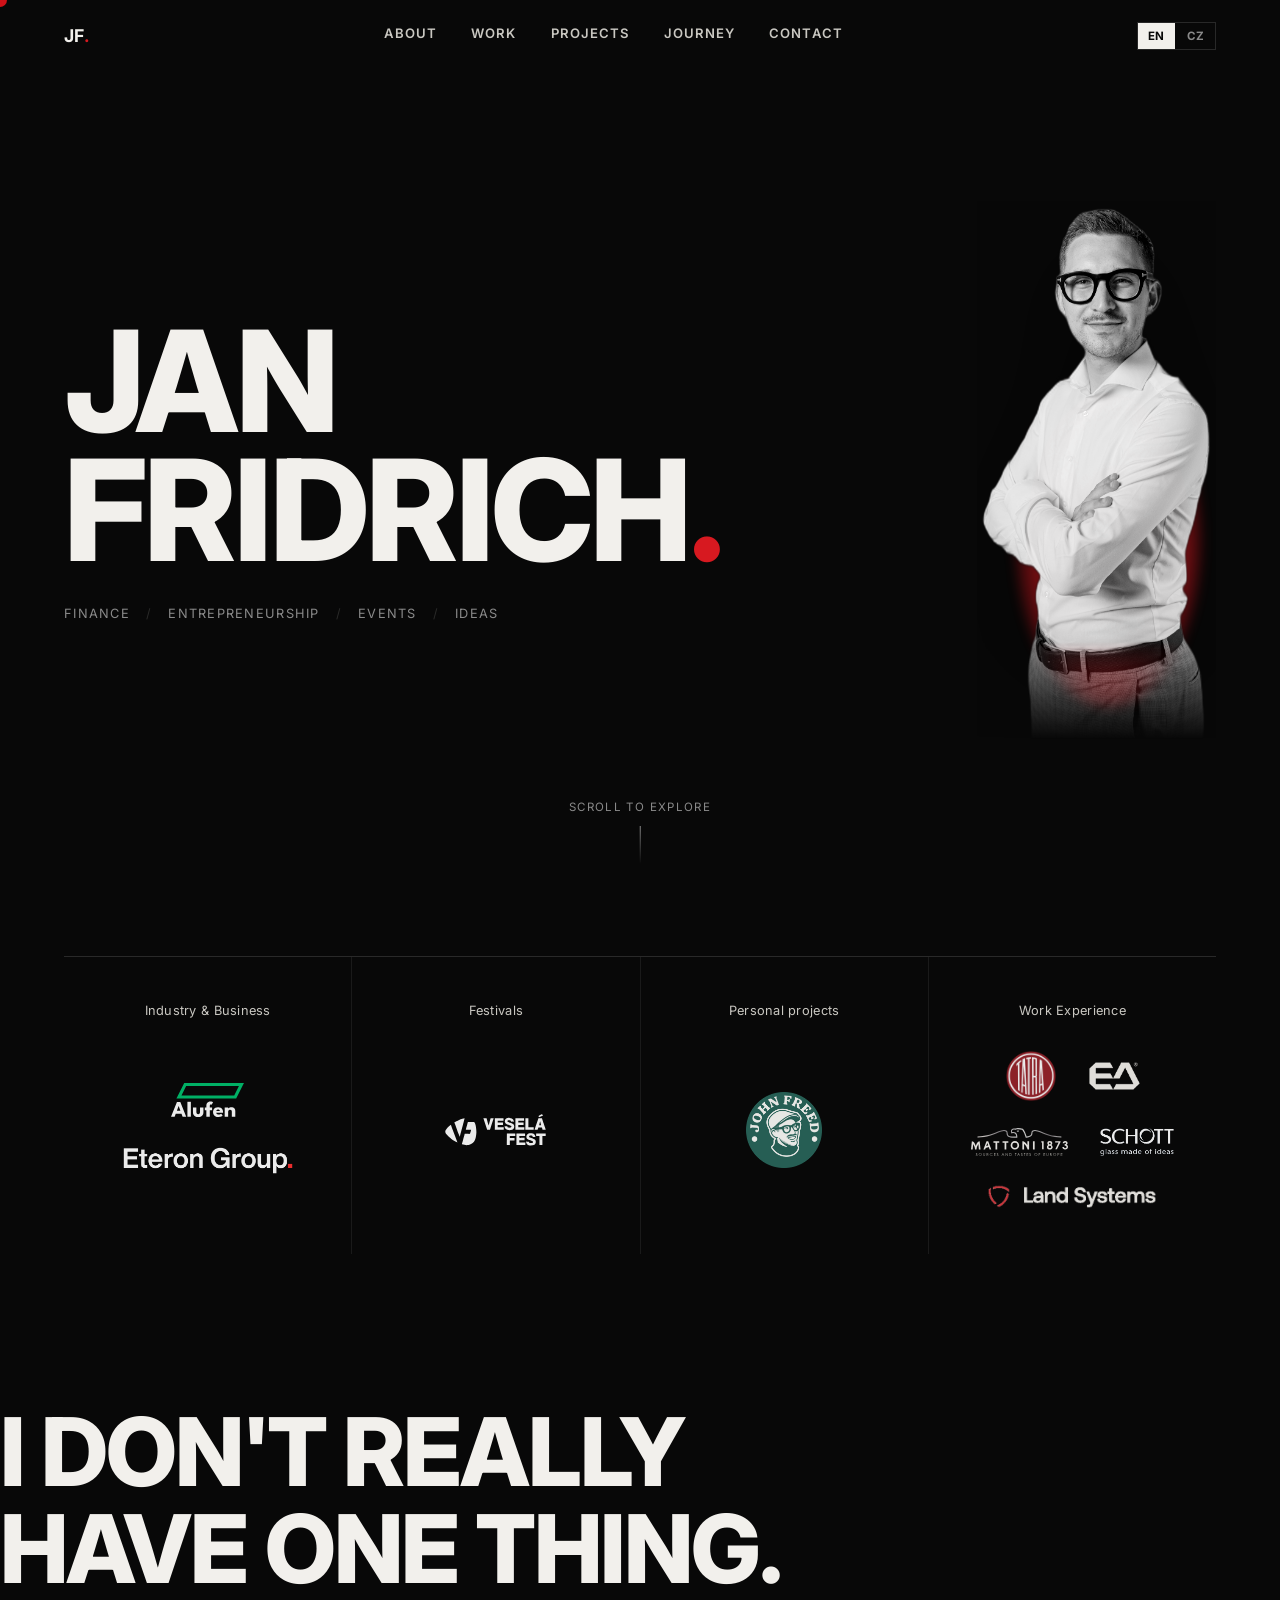
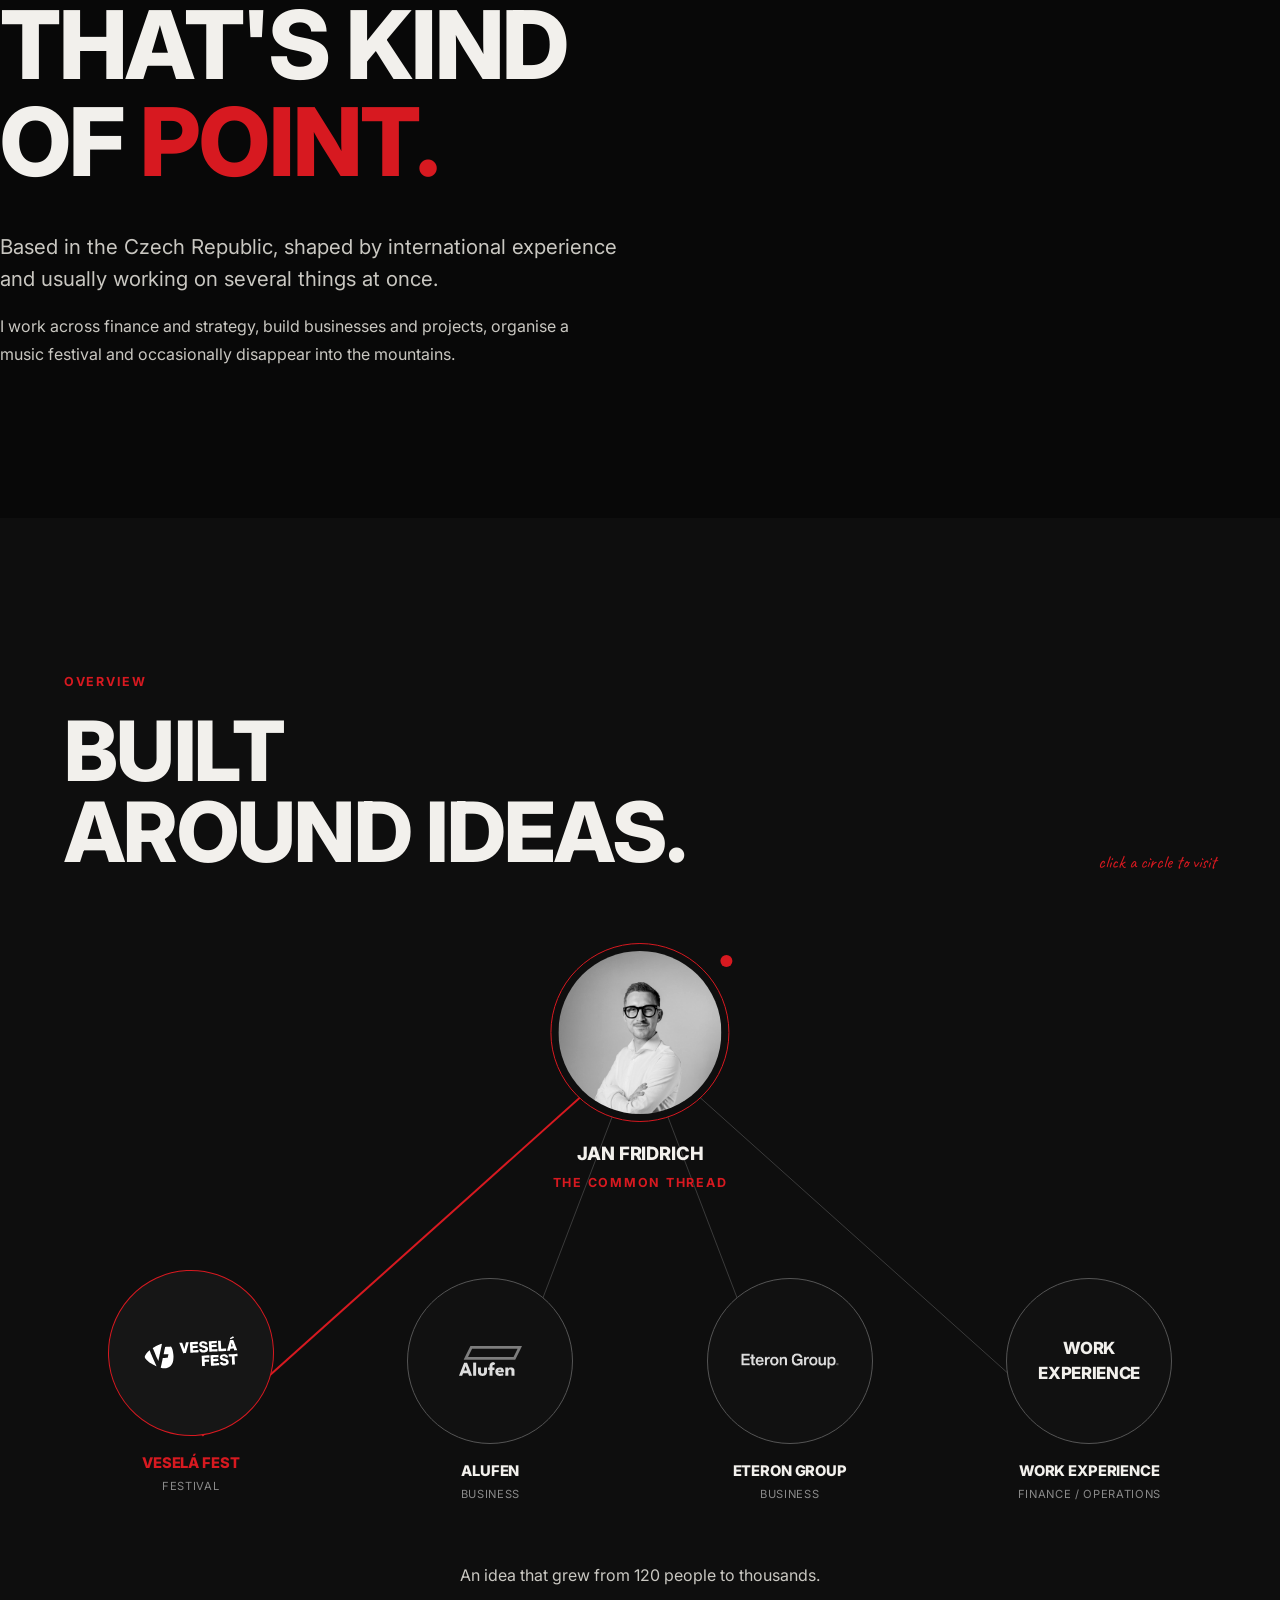
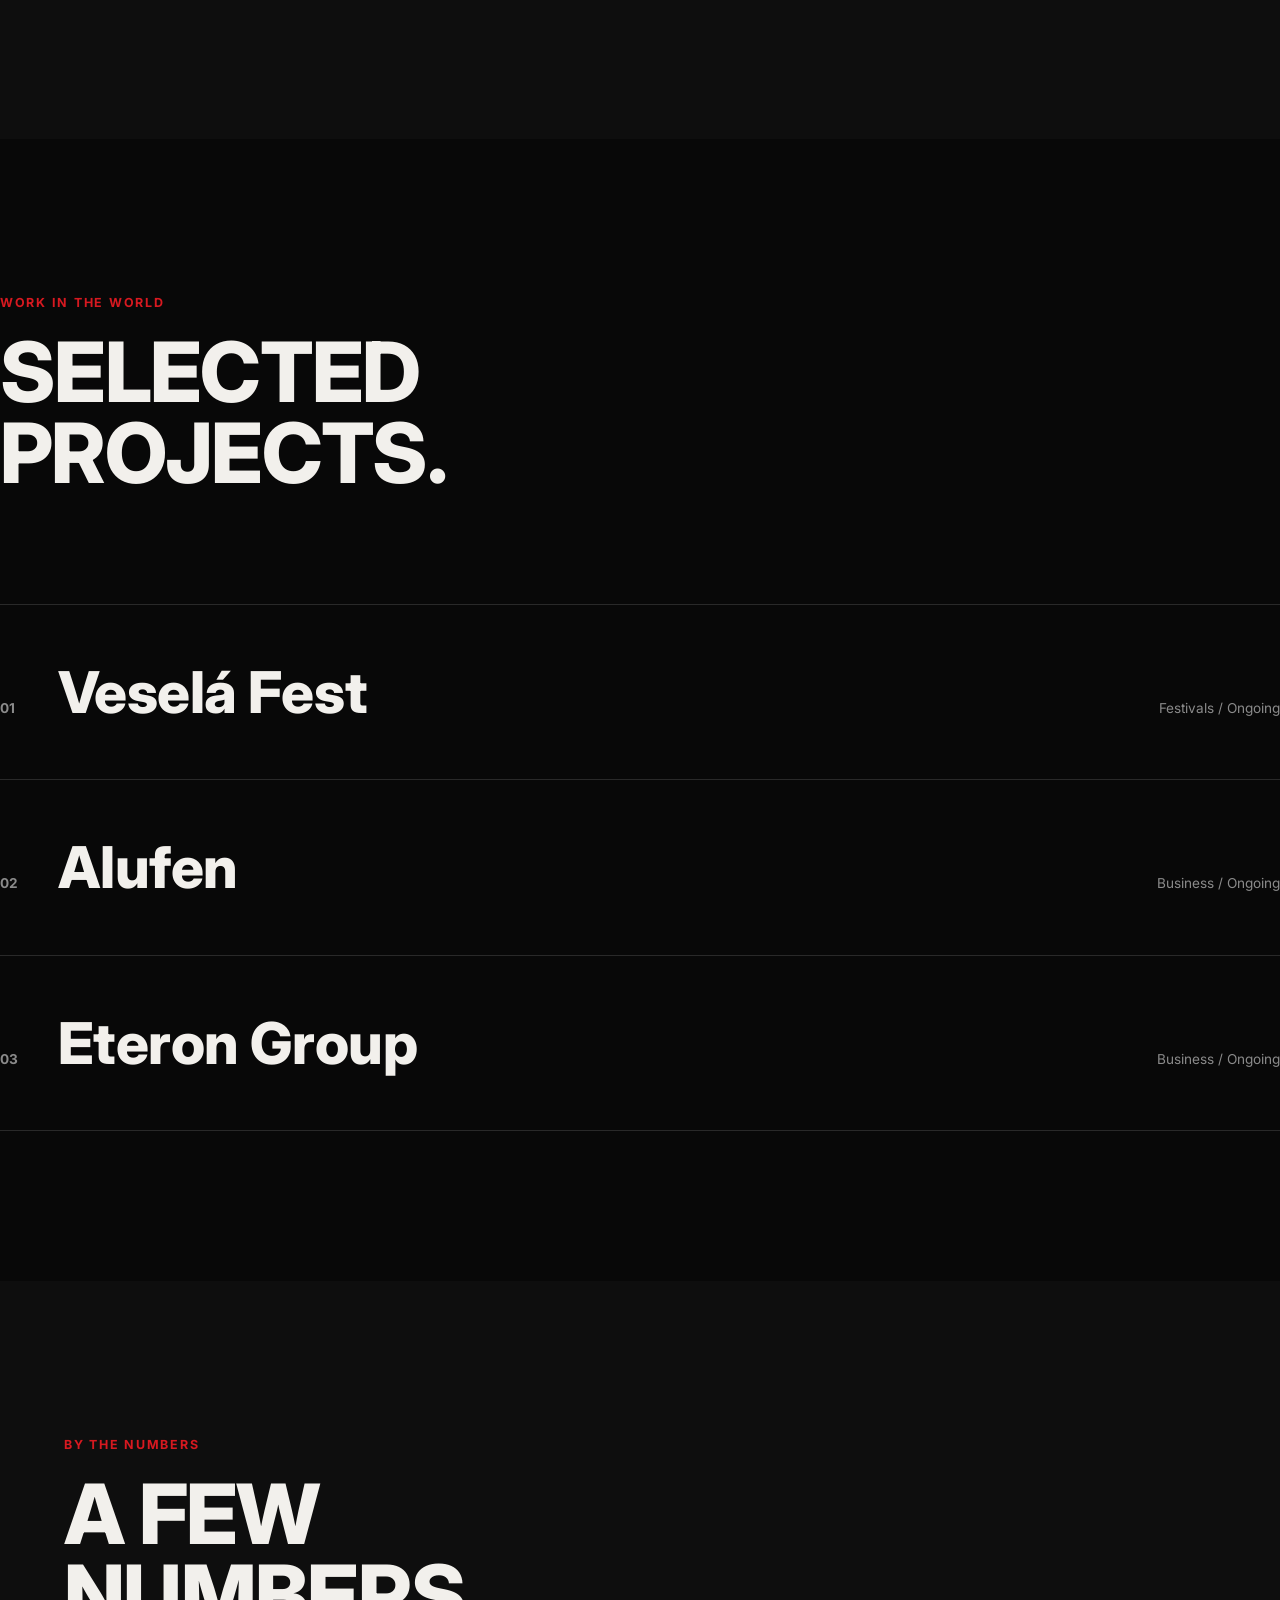
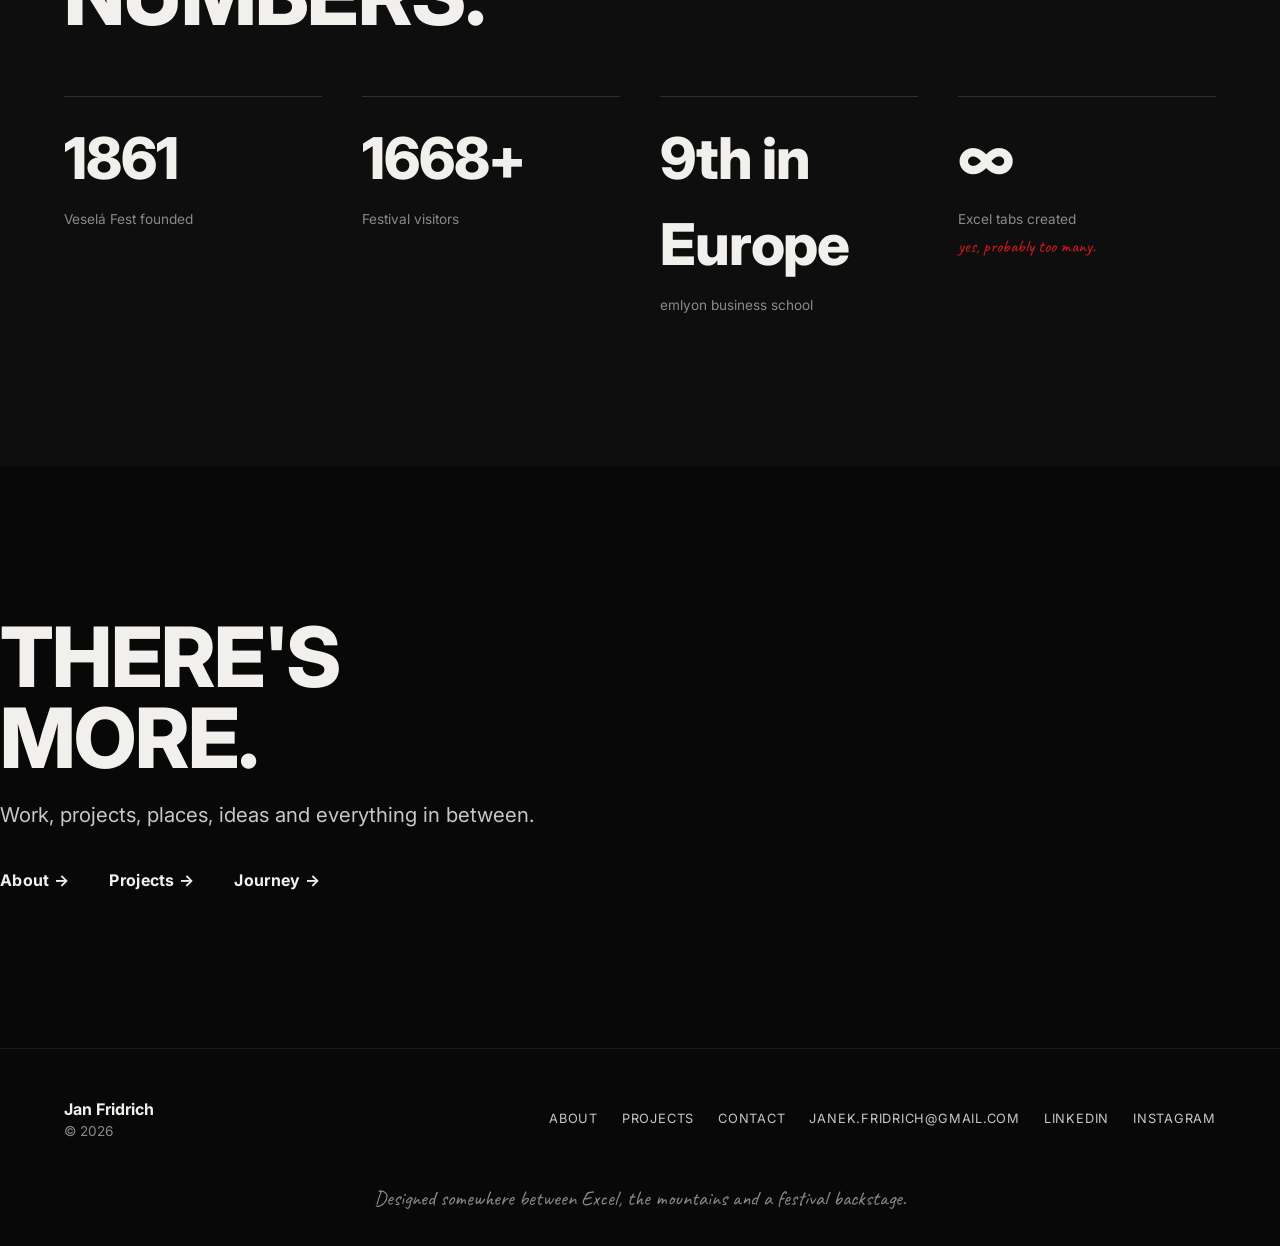
<file: index.html>
<!DOCTYPE html>
<html lang="en">
<head>
<meta charset="UTF-8">
<meta name="viewport" content="width=device-width, initial-scale=1.0">
<title>Jan Fridrich — Finance / Entrepreneurship / Events / Ideas</title>
<meta name="description" content="Jan Fridrich — finance, businesses, projects and a music festival. I don't really have one thing. That's kind of the point.">
<link rel="icon" href="data:,">
<link rel="preconnect" href="https://fonts.googleapis.com">
<link rel="preconnect" href="https://fonts.gstatic.com" crossorigin>
<link href="https://fonts.googleapis.com/css2?family=Inter:wght@400;500;600;700;800&family=Caveat:wght@600;700&display=swap" rel="stylesheet">
<link rel="stylesheet" href="css/style.css">
</head>
<body>
<a class="skip-link" href="#main" data-i18n="skip">Skip to content</a>
<div id="site-header"></div>

<main id="main">

  <!-- ================= HERO ================= -->
  <section class="hero container" data-parallax>
    <div class="hero-grid">
      <div>
        <div class="hero-name">
          <h1 class="h-huge reveal">JAN</h1>
          <h1 class="h-huge reveal reveal-delay-1">FRIDRICH<span class="text-red">.</span></h1>
        </div>
        <div class="hero-tags reveal reveal-delay-2">
          <span data-i18n="hero_tag_finance">Finance</span><span data-i18n="hero_tag_entrepreneurship">Entrepreneurship</span><span data-i18n="hero_tag_events">Events</span><span data-i18n="hero_tag_ideas">Ideas</span>
        </div>
      </div>
      <div class="hero-portrait reveal reveal-delay-1" data-depth="10">
        <img src="assets/portrait-cutout.png" alt="Jan Fridrich">
      </div>
    </div>

    <svg class="sketch draw" data-depth="14" style="top:8%; right:6%; width:130px; height:130px;" viewBox="0 0 130 130" aria-hidden="true">
      <circle cx="65" cy="65" r="46" transform="rotate(-8 65 65)"></circle>
    </svg>
    <svg class="sketch draw" data-depth="8" style="bottom:26%; left:4%; width:90px; height:60px;" viewBox="0 0 90 60" aria-hidden="true">
      <path d="M4 50 C 20 10, 60 50, 86 8"></path>
      <path d="M74 6 L86 8 L80 20"></path>
    </svg>

    <div class="scroll-cue"><span data-i18n="scroll_explore">Scroll to explore</span><span class="line"></span></div>
  </section>

  <!-- ================= LOGO WALL (Industry & Business) ================= -->
  <section class="container">
    <div class="logo-wall reveal" id="logoWall"></div>
  </section>

  <!-- ================= MANIFESTO ================= -->
  <section class="section container">
    <p class="manifesto-stmt reveal" data-i18n-html="manifesto_html">
      I DON'T REALLY<br>HAVE ONE THING.<br>
      THAT'S KIND<br>OF <span class="text-red underline-red">POINT.</span>
    </p>
    <div class="manifesto-intro reveal reveal-delay-1">
      <p class="lede" data-i18n="manifesto_p1">Based in the Czech Republic, shaped by international experience and usually working on several things at once.</p>
      <p class="body-text" style="margin-top:16px;" data-i18n="manifesto_p2">I work across finance and strategy, build businesses and projects, organise a music festival and occasionally disappear into the mountains.</p>
    </div>
  </section>

  <!-- ================= MY WORLD ================= -->
  <section class="section section-alt">
    <div class="container">
      <div class="world-section-head">
        <div>
          <span class="eyebrow reveal" data-i18n="eyebrow_overview">Overview</span>
          <h2 class="h-xl reveal" data-i18n-html="world_heading_html">BUILT<br>AROUND IDEAS.</h2>
        </div>
        <p class="hand reveal reveal-delay-1" data-i18n="click_circle">click a circle to visit</p>
      </div>

      <div class="project-map reveal reveal-delay-1" id="worldViz">
        <svg class="project-map-lines" viewBox="0 0 100 100" preserveAspectRatio="none" aria-hidden="true">
          <line data-id="vesela-fest" x1="50" y1="18" x2="12" y2="88"></line>
          <line data-id="alufen"      x1="50" y1="18" x2="37" y2="88"></line>
          <line data-id="eteron"      x1="50" y1="18" x2="63" y2="88"></line>
          <line data-id="ideas"       x1="50" y1="18" x2="88" y2="88"></line>
        </svg>

        <div class="map-person">
          <div class="map-person-image"><img src="assets/portrait.jpg" alt="Jan Fridrich"></div>
          <span class="map-person-name">JAN FRIDRICH</span>
          <span class="eyebrow" data-i18n="common_thread">THE COMMON THREAD</span>
        </div>

        <div class="project-node-row" id="worldNodes"></div>
      </div>

      <p class="project-map-desc" id="worldDesc"></p>

      <div class="project-map-mobile" id="worldMobile">
        <div class="map-mobile-person">
          <div class="map-person-image"><img src="assets/portrait.jpg" alt="Jan Fridrich"></div>
          <span class="map-person-name">JAN FRIDRICH</span>
          <span class="eyebrow" data-i18n="common_thread">THE COMMON THREAD</span>
        </div>
        <div class="map-mobile-line-down"></div>
        <div class="map-mobile-spine" id="worldMobileRows"></div>
      </div>
    </div>
  </section>

  <!-- ================= SELECTED PROJECTS ================= -->
  <section class="section container">
    <span class="eyebrow reveal" data-i18n="eyebrow_work_in_world">Work in the world</span>
    <h2 class="h-xl reveal" data-i18n-html="selected_projects_html">SELECTED<br>PROJECTS.</h2>

    <div class="mt-xxl" id="projRows"></div>
  </section>

  <!-- ================= NUMBERS ================= -->
  <section class="section section-alt">
    <div class="container">
      <span class="eyebrow reveal" data-i18n="eyebrow_by_numbers">By the numbers</span>
      <h2 class="h-xl reveal" data-i18n-html="numbers_heading_html">A FEW<br>NUMBERS.</h2>
      <div class="numbers-grid" id="numbersGrid"></div>
    </div>
  </section>

  <!-- ================= CLOSING ================= -->
  <section class="section container">
    <h2 class="h-xl reveal" data-i18n-html="closing_heading_html">THERE'S<br>MORE.</h2>
    <p class="lede reveal reveal-delay-1" style="margin-top:20px;" data-i18n="closing_sub">Work, projects, places, ideas and everything in between.</p>
    <div class="closing-links reveal reveal-delay-2">
      <a href="about.html" data-i18n="closing_about">About →</a>
      <a href="projects.html" data-i18n="closing_projects">Projects →</a>
      <a href="journey.html" data-i18n="closing_journey">Journey →</a>
    </div>
  </section>

</main>

<div id="site-footer"></div>

<script src="js/content.js"></script>
<script src="js/i18n.js"></script>
<script>
  // Render page content BEFORE main.js runs its DOMContentLoaded init,
  // so counters / reveal / accordions pick up these elements correctly.
  (function () {
    const t = (typeof STATIC_I18N !== "undefined" ? (STATIC_I18N[LANG] || STATIC_I18N.en) : {});
    const viewProjectLabel = LANG === "cs" ? "ZOBRAZIT PROJEKT →" : "VIEW PROJECT →";
    const wrap = document.getElementById("projRows");
    if (wrap) {
      wrap.innerHTML = SITE.projectsPreview.map(p => {
        const isExternal = /^https?:\/\//.test(p.href);
        return `
        <a class="proj-row reveal" href="${p.href}" data-project-link${isExternal ? ' target="_blank" rel="noopener"' : ""}>
          <span class="proj-n">${p.n}</span>
          <span class="proj-title">${p.title}</span>
          <span class="proj-tag">${p.tag}</span>
          <span class="proj-view">${viewProjectLabel}</span>
        </a>
      `;
      }).join("");
    }
    const lw = document.getElementById("logoWall");
    if (lw) {
      lw.innerHTML = SITE.logoWall.map(col => `
        <div class="logo-wall-col">
          <span class="logo-wall-label">${col.label}</span>
          <div class="logo-wall-logos">
            ${col.logos.map(l => {
              const style = l.height ? ` style="height:${l.height}px"` : "";
              return l.href
                ? `<a href="${l.href}" target="${l.href === "#" ? "_self" : "_blank"}" rel="noopener"><img src="${l.src}" alt="${l.name}"${style}></a>`
                : `<span><img src="${l.src}" alt="${l.name}"${style}></span>`;
            }).join("")}
          </div>
        </div>
      `).join("");
    }
    const ng = document.getElementById("numbersGrid");
    if (ng) {
      ng.innerHTML = SITE.numbers.map(n => {
        const valueHtml = n.value === null
          ? `${n.display || ""}`
          : `<span data-counter="${n.value}" data-suffix="${n.suffix}" data-display="${n.value}${n.suffix}">0</span>`;
        return `
        <div class="number-item">
          <div class="number-value">${valueHtml}</div>
          <div class="number-label">${n.label}</div>
          ${n.note ? `<div class="number-note">${n.note}</div>` : ""}
        </div>
      `;
      }).join("");
    }
    const wm = document.getElementById("worldMobileRows");
    if (wm) {
      wm.innerHTML = SITE.world.map(w => {
        const inner = `
          <span class="map-mobile-circle">${w.logo ? `<img src="${w.logo}" alt="${w.label} logo">` : `<span class="project-node-text">${w.label}</span>`}</span>
          <span class="map-mobile-info">
            <span class="map-mobile-label">${w.label}</span>
            <span class="map-mobile-meta">${w.meta}</span>
          </span>
        `;
        return w.external
          ? `<a class="map-mobile-row" href="${w.href}" target="_blank" rel="noopener">${inner}</a>`
          : `<a class="map-mobile-row" href="${w.href}">${inner}</a>`;
      }).join("");
    }
    const wn = document.getElementById("worldNodes");
    if (wn) {
      wn.innerHTML = SITE.world.map(w => {
        const inner = `<span class="project-node-circle">${w.logo ? `<img src="${w.logo}" alt="${w.label} logo">` : `<span class="project-node-text">${w.label}</span>`}</span>
          <span class="project-node-label">${w.label}</span>
          <span class="project-node-meta">${w.meta}</span>`;
        return w.external
          ? `<a class="project-node" data-id="${w.id}" href="${w.href}" target="_blank" rel="noopener">${inner}</a>`
          : `<a class="project-node" data-id="${w.id}" href="${w.href}">${inner}</a>`;
      }).join("");
    }
  })();
</script>
<script src="js/main.js"></script>
</body>
</html>
</file>
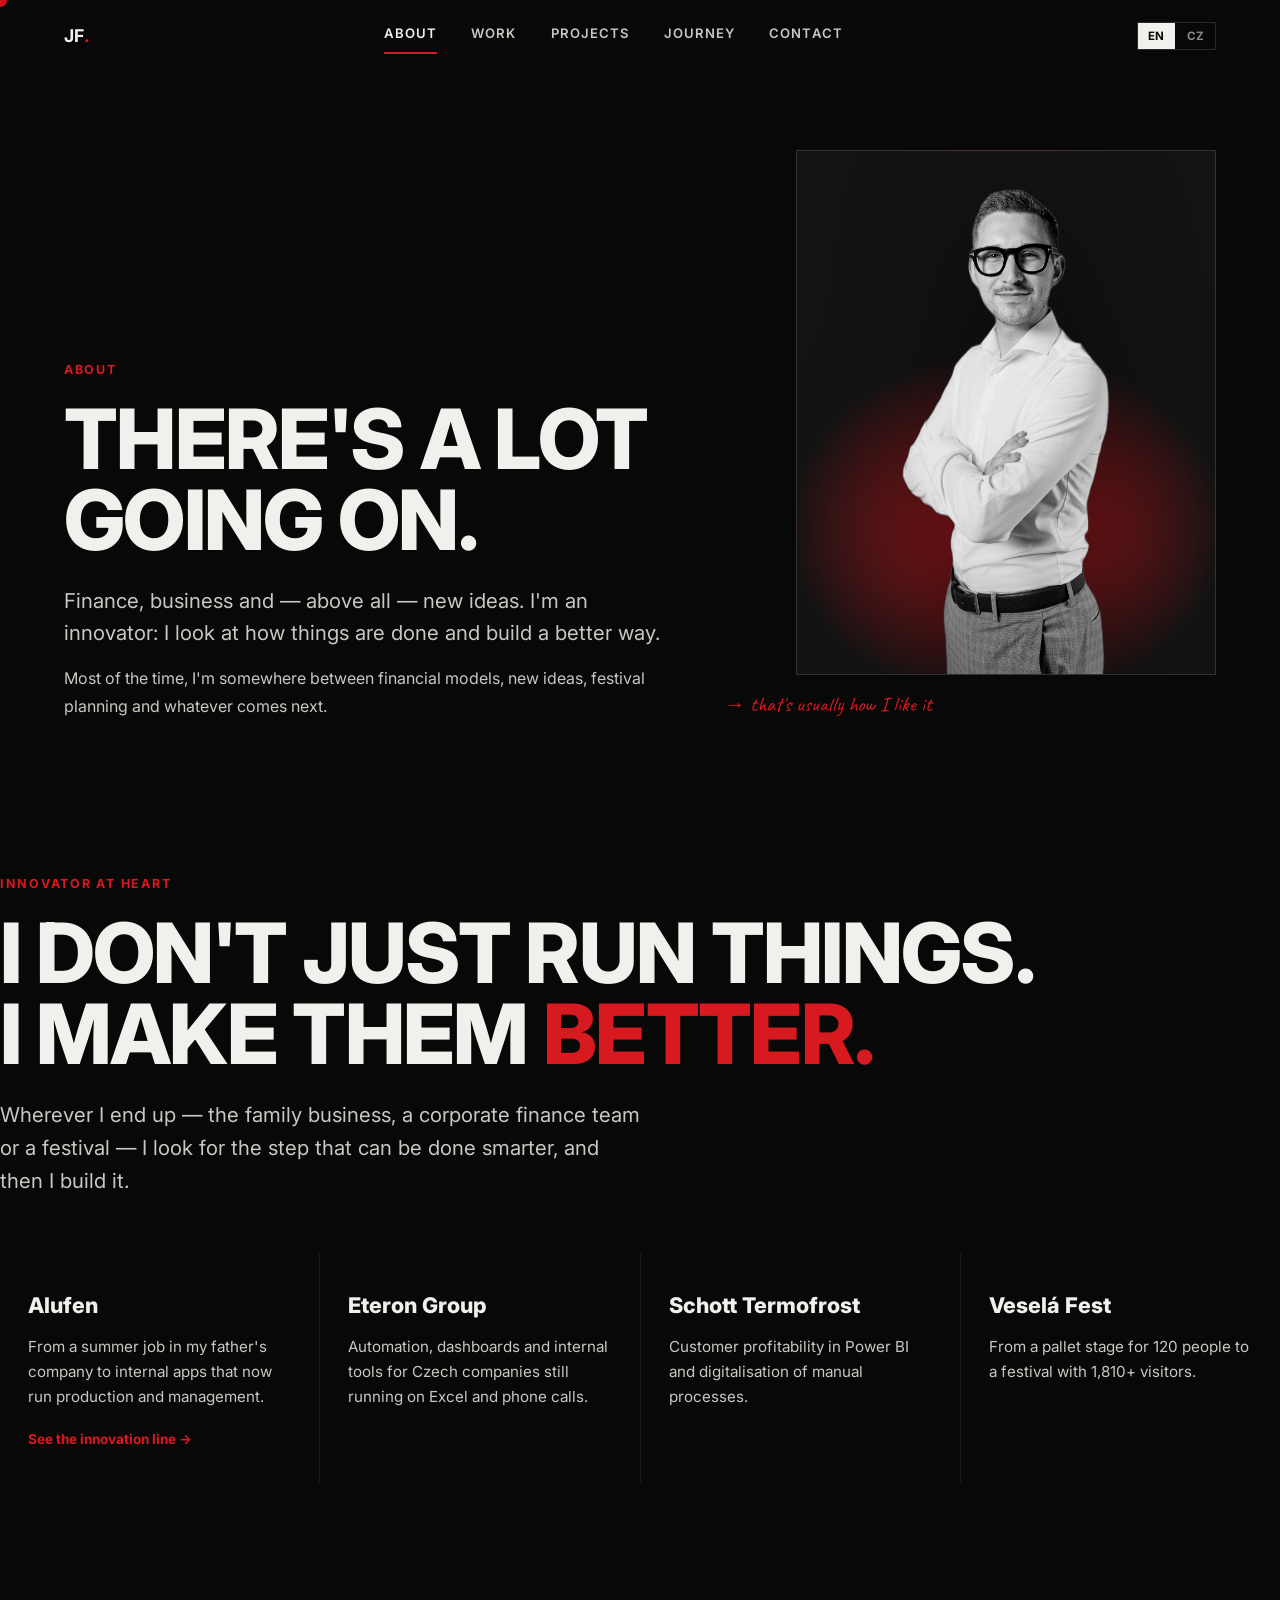
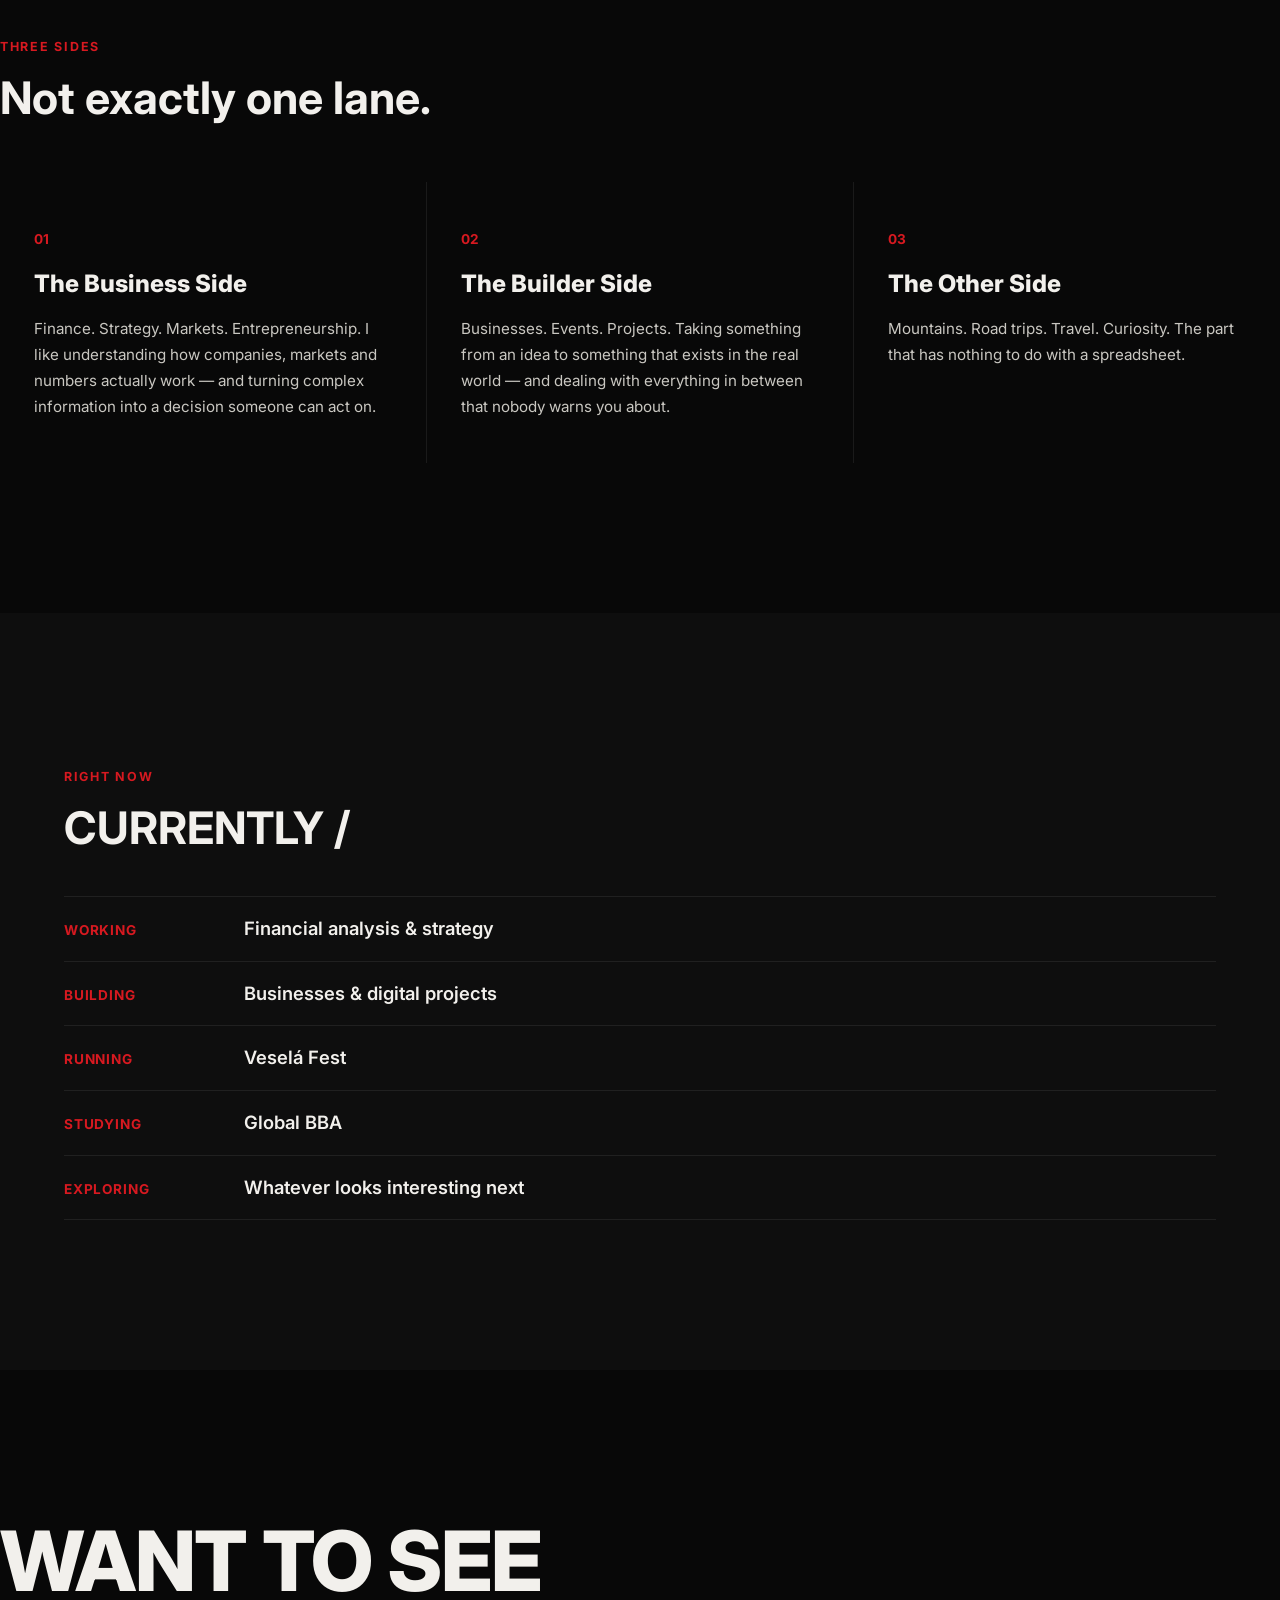
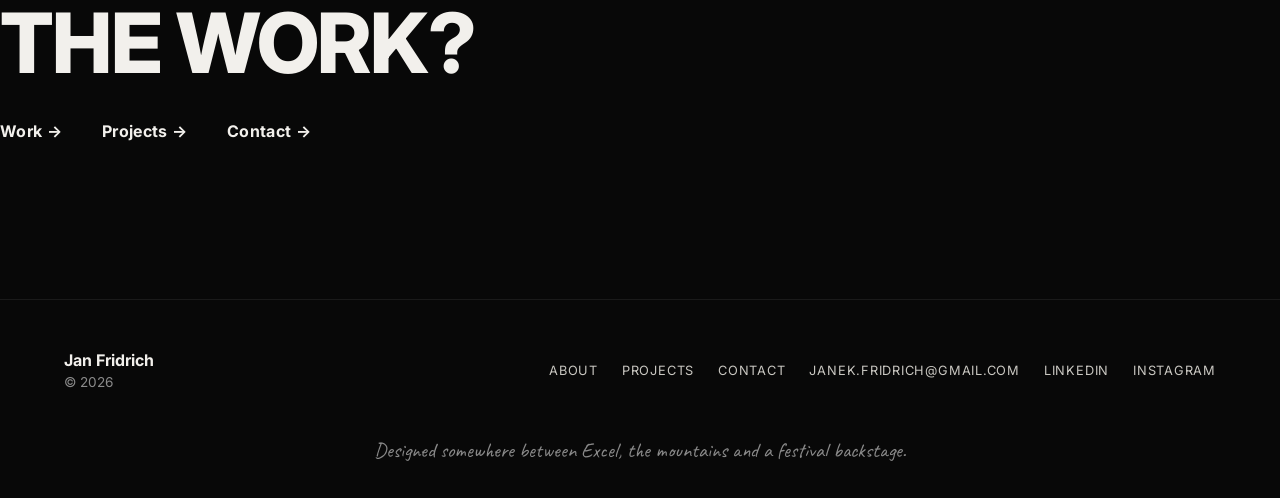
<file: about.html>
<!DOCTYPE html>
<html lang="en">
<head>
<meta charset="UTF-8">
<meta name="viewport" content="width=device-width, initial-scale=1.0">
<title>About — Jan Fridrich</title>
<meta name="description" content="Finance, building things and everything in between — a bit more about Jan Fridrich.">
<link rel="icon" href="data:,">
<link rel="preconnect" href="https://fonts.googleapis.com">
<link rel="preconnect" href="https://fonts.gstatic.com" crossorigin>
<link href="https://fonts.googleapis.com/css2?family=Inter:wght@400;500;600;700;800&family=Caveat:wght@600;700&display=swap" rel="stylesheet">
<link rel="stylesheet" href="css/style.css">
</head>
<body>
<a class="skip-link" href="#main" data-i18n="skip">Skip to content</a>
<div id="site-header"></div>

<main id="main">

  <section class="container about-hero">
    <div>
      <span class="eyebrow reveal" data-i18n="eyebrow_about">About</span>
      <h1 class="h-xl reveal" data-i18n-html="about_hero_html">THERE'S A LOT<br>GOING ON.</h1>
      <p class="lede reveal reveal-delay-1" style="margin-top:24px;" data-i18n="about_lede">I've never been particularly interested in choosing between business, creativity and experiences.</p>
      <p class="body-text reveal reveal-delay-2" style="margin-top:14px;" data-i18n="about_body">Most of the time, I'm somewhere between financial models, new ideas, festival planning and whatever comes next.</p>
    </div>
    <div class="reveal reveal-delay-1">
      <div class="portrait has-photo"><img src="assets/portrait-cutout.png" alt="Jan Fridrich"></div>
      <p class="portrait-note" data-i18n="portrait_note">→ that's usually how I like it</p>
    </div>
  </section>

  <section class="section container innovator">
    <span class="eyebrow reveal" data-i18n="eyebrow_innovator">Innovator at heart</span>
    <h2 class="h-xl reveal" data-i18n-html="innovator_heading_html">I DON'T JUST RUN THINGS.<br>I MAKE THEM <span class="text-red">BETTER.</span></h2>
    <p class="lede reveal reveal-delay-1" style="margin-top:24px;" data-i18n="innovator_lede">Wherever I end up — the family business, a corporate finance team or a festival — I look for the step that can be done smarter, and then I build it.</p>
    <div class="inno-grid">
      <a class="inno-card reveal" href="projects/alufen.html#innovation"><h3 data-i18n="inno1_title">Alufen</h3><p data-i18n="inno1_body">From a summer job in my father's company to internal apps that now run production and management.</p><span class="inno-more" data-i18n="inno_more">See the innovation line →</span></a>
      <a class="inno-card reveal reveal-delay-1" href="projects/eteron-group.html"><h3 data-i18n="inno2_title">Eteron Group</h3><p data-i18n="inno2_body">Automation, dashboards and internal tools for Czech companies still running on Excel and phone calls.</p></a>
      <a class="inno-card reveal reveal-delay-2" href="work.html"><h3 data-i18n="inno3_title">Schott Termofrost</h3><p data-i18n="inno3_body">Customer profitability in Power BI and digitalisation of manual processes.</p></a>
      <a class="inno-card reveal reveal-delay-3" href="projects/vesela-fest.html"><h3 data-i18n="inno4_title">Veselá Fest</h3><p data-i18n="inno4_body">From a pallet stage for 120 people to a festival with 1,810+ visitors.</p></a>
    </div>
  </section>

  <section class="section container" style="padding-top:0;">
    <span class="eyebrow reveal" data-i18n="eyebrow_three_sides">Three sides</span>
    <h2 class="h-lg reveal" data-i18n="three_sides_heading">Not exactly one lane.</h2>
    <div class="sides-grid">
      <div class="side-card reveal">
        <span class="side-n">01</span>
        <h3 data-i18n="side1_title">The Business Side</h3>
        <p data-i18n="side1_body">Finance. Strategy. Markets. Entrepreneurship. I like understanding how companies, markets and numbers actually work — and turning complex information into a decision someone can act on.</p>
      </div>
      <div class="side-card reveal reveal-delay-1">
        <span class="side-n">02</span>
        <h3 data-i18n="side2_title">The Builder Side</h3>
        <p data-i18n="side2_body">Businesses. Events. Projects. Taking something from an idea to something that exists in the real world — and dealing with everything in between that nobody warns you about.</p>
      </div>
      <div class="side-card reveal reveal-delay-2">
        <span class="side-n">03</span>
        <h3 data-i18n="side3_title">The Other Side</h3>
        <p data-i18n="side3_body">Mountains. Road trips. Travel. Curiosity. The part that has nothing to do with a spreadsheet.</p>
      </div>
    </div>
  </section>

  <section class="section section-alt">
    <div class="container">
      <span class="eyebrow reveal" data-i18n="eyebrow_right_now">Right now</span>
      <h2 class="h-lg reveal" data-i18n="currently_heading">CURRENTLY /</h2>
      <div class="currently-list" id="currentlyList"></div>
    </div>
  </section>

  <section class="section container">
    <h2 class="h-xl reveal" data-i18n-html="about_closing_html">WANT TO SEE<br>THE WORK?</h2>
    <div class="closing-links reveal reveal-delay-1">
      <a href="work.html" data-i18n="closing_work">Work →</a>
      <a href="projects.html" data-i18n="closing_projects">Projects →</a>
      <a href="contact.html" data-i18n="closing_contact">Contact →</a>
    </div>
  </section>

</main>

<div id="site-footer"></div>

<script src="js/content.js"></script>
<script src="js/i18n.js"></script>
<script>
  (function () {
    const el = document.getElementById("currentlyList");
    if (el) {
      el.innerHTML = SITE.currently.map(c => `
        <div class="currently-row reveal">
          <div class="label">${c.label}</div>
          <div class="value">${c.value}</div>
        </div>
      `).join("");
    }
  })();
</script>
<script src="js/main.js"></script>
</body>
</html>
</file>
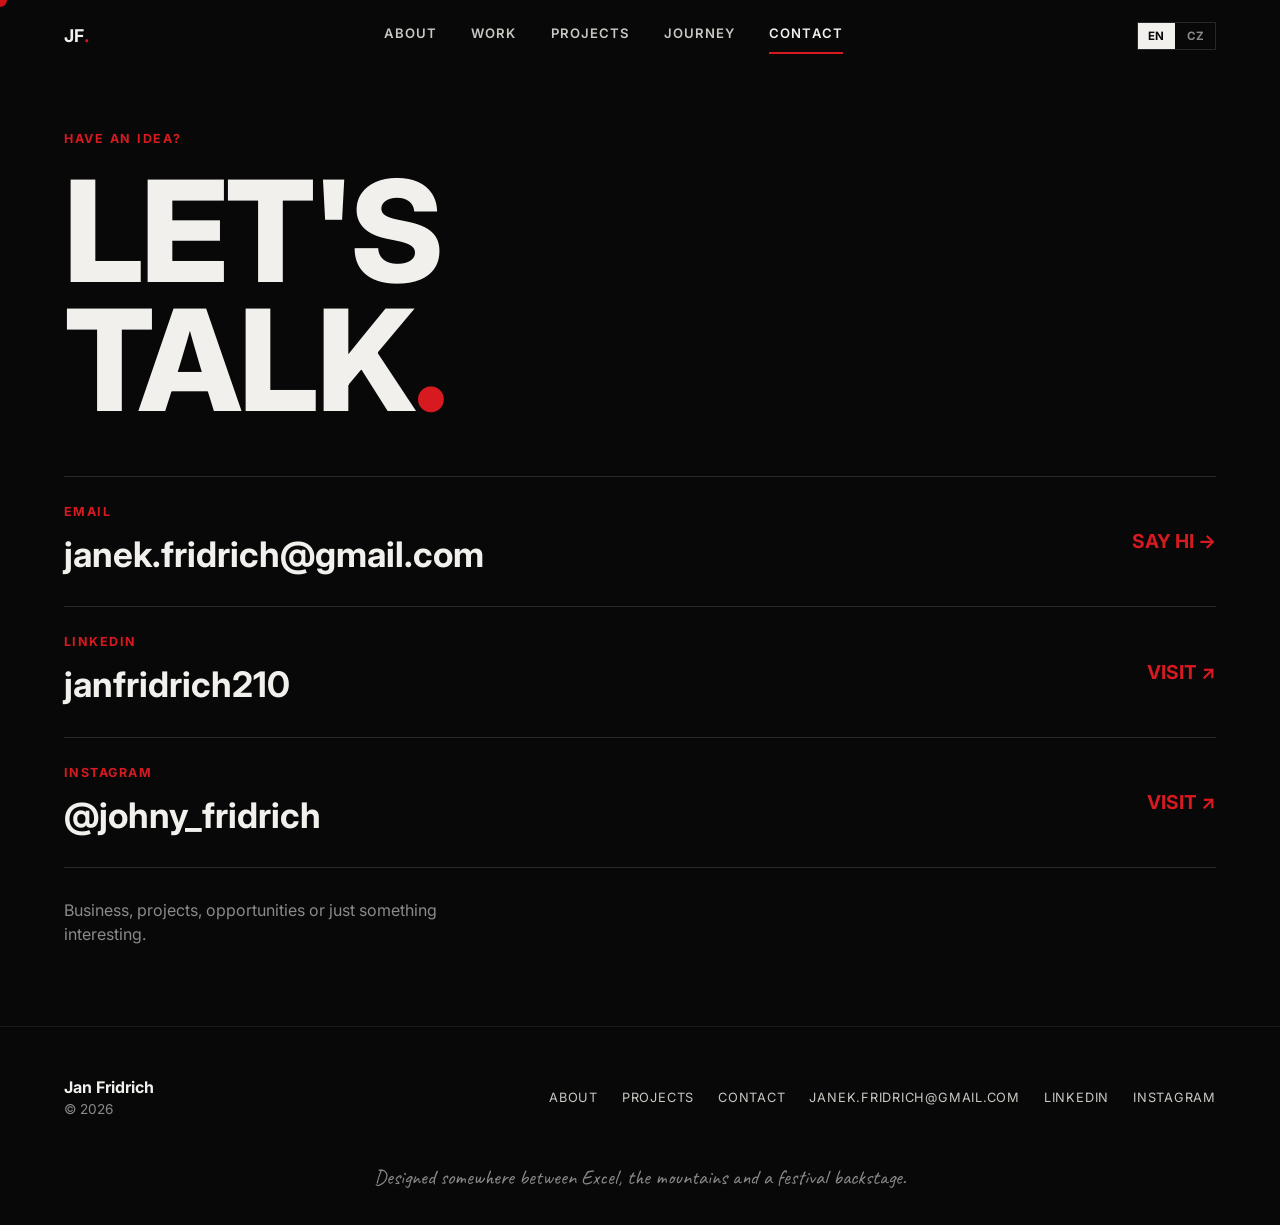
<file: contact.html>
<!DOCTYPE html>
<html lang="en">
<head>
<meta charset="UTF-8">
<meta name="viewport" content="width=device-width, initial-scale=1.0">
<title>Contact — Jan Fridrich</title>
<meta name="description" content="Have an idea? Let's talk — get in touch with Jan Fridrich.">
<link rel="icon" href="data:,">
<link rel="preconnect" href="https://fonts.googleapis.com">
<link rel="preconnect" href="https://fonts.gstatic.com" crossorigin>
<link href="https://fonts.googleapis.com/css2?family=Inter:wght@400;500;600;700;800&family=Caveat:wght@600;700&display=swap" rel="stylesheet">
<link rel="stylesheet" href="css/style.css">
</head>
<body>
<a class="skip-link" href="#main" data-i18n="skip">Skip to content</a>
<div id="site-header"></div>

<main id="main">
  <section class="container contact-page">
    <span class="eyebrow reveal" data-i18n="eyebrow_idea">Have an idea?</span>
    <h1 class="h-huge reveal" data-i18n-html="contact_heading_html">LET'S<br>TALK<span class="text-red">.</span></h1>

    <div class="contact-links reveal reveal-delay-1" id="contactLinks"></div>

    <p class="contact-note reveal reveal-delay-2" data-i18n="contact_note">Business, projects, opportunities or just something interesting.</p>
  </section>
</main>

<div id="site-footer"></div>

<script src="js/content.js"></script>
<script src="js/i18n.js"></script>
<script>
  (function () {
    const t = STATIC_I18N[LANG] || STATIC_I18N.en;
    const el = document.getElementById("contactLinks");
    if (el) {
      el.innerHTML = `
        <a href="mailto:${SITE.links.email}"><span class="contact-item"><small>${t.contact_email}</small><span class="contact-value">${SITE.links.email}</span></span><span class="go">${t.say_hi}</span></a>
        <a href="${SITE.links.linkedin}" target="_blank" rel="noopener"><span class="contact-item"><small>${t.contact_linkedin}</small><span class="contact-value">${SITE.links.linkedinHandle}</span></span><span class="go">${t.visit_link}</span></a>
        <a href="${SITE.links.instagram}" target="_blank" rel="noopener"><span class="contact-item"><small>${t.contact_instagram}</small><span class="contact-value">${SITE.links.instagramHandle}</span></span><span class="go">${t.visit_link}</span></a>
      `;
    }
  })();
</script>
<script src="js/main.js"></script>
</body>
</html>
</file>
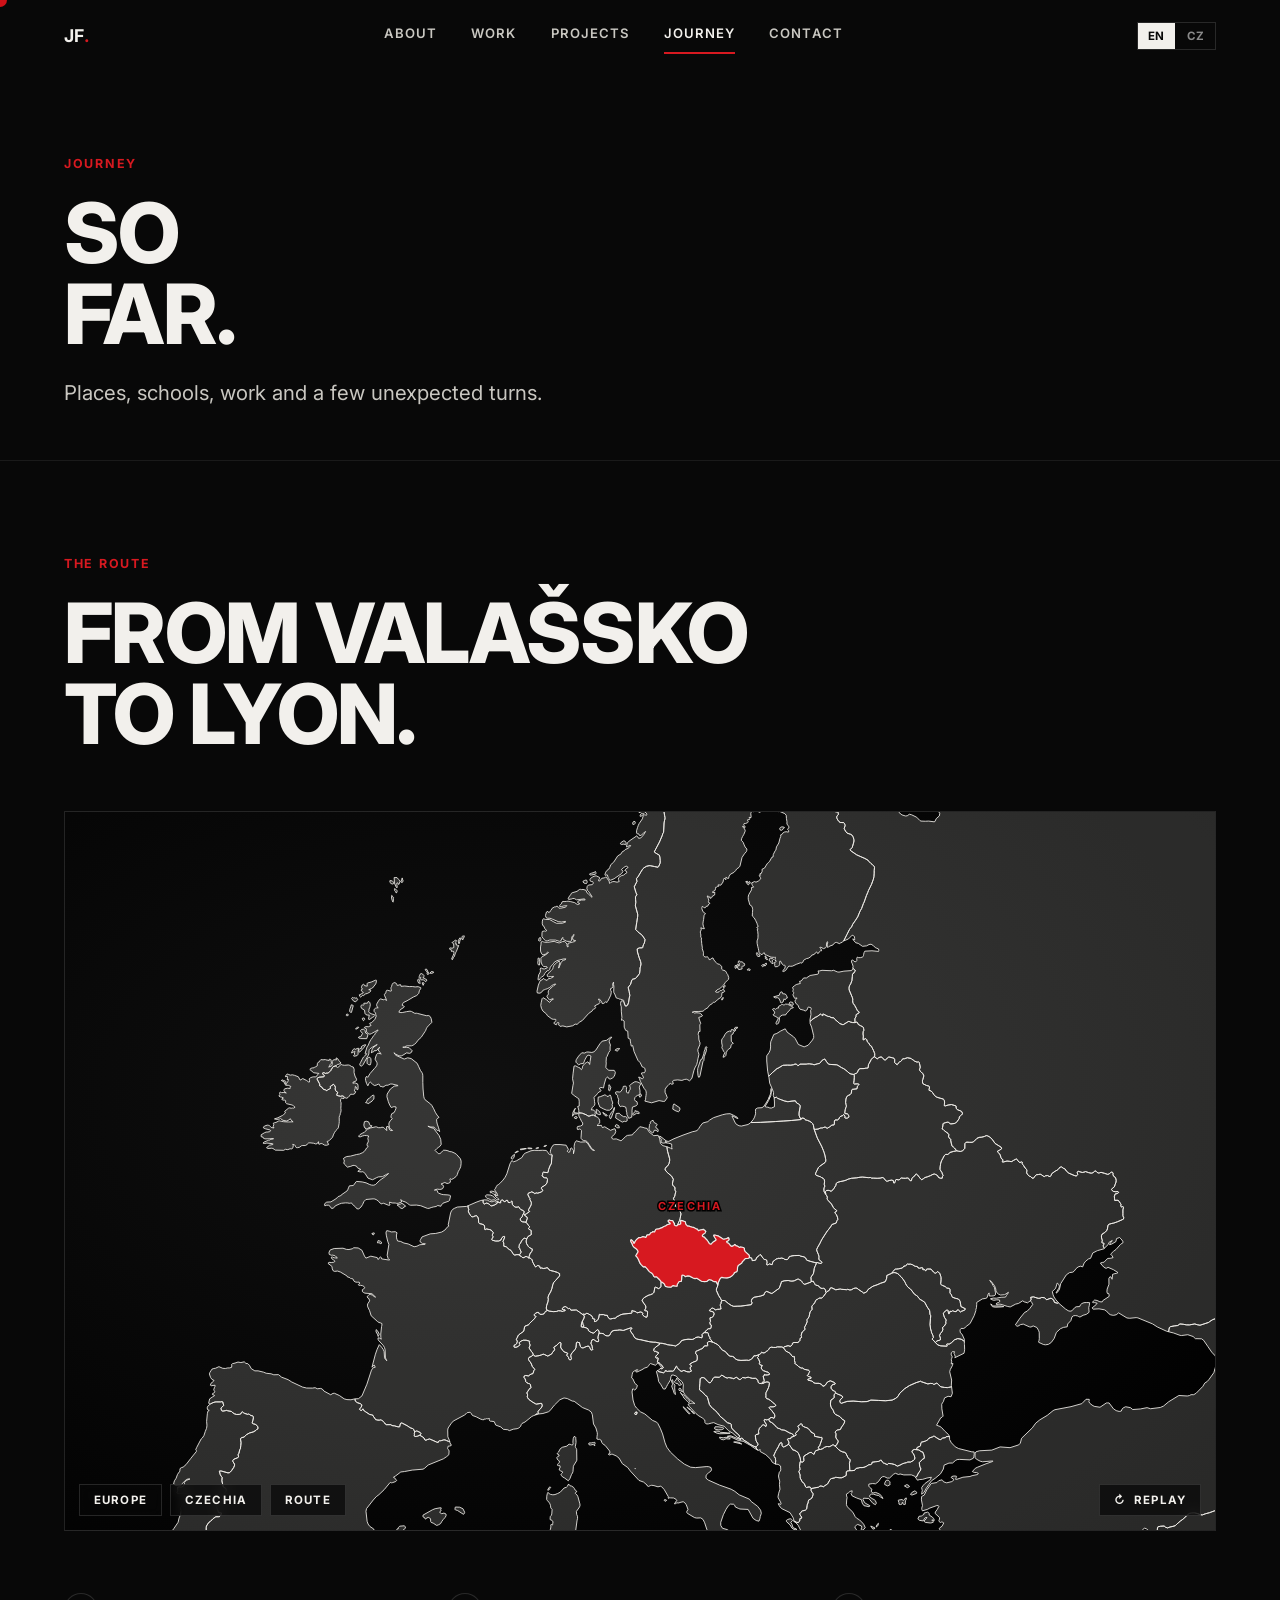
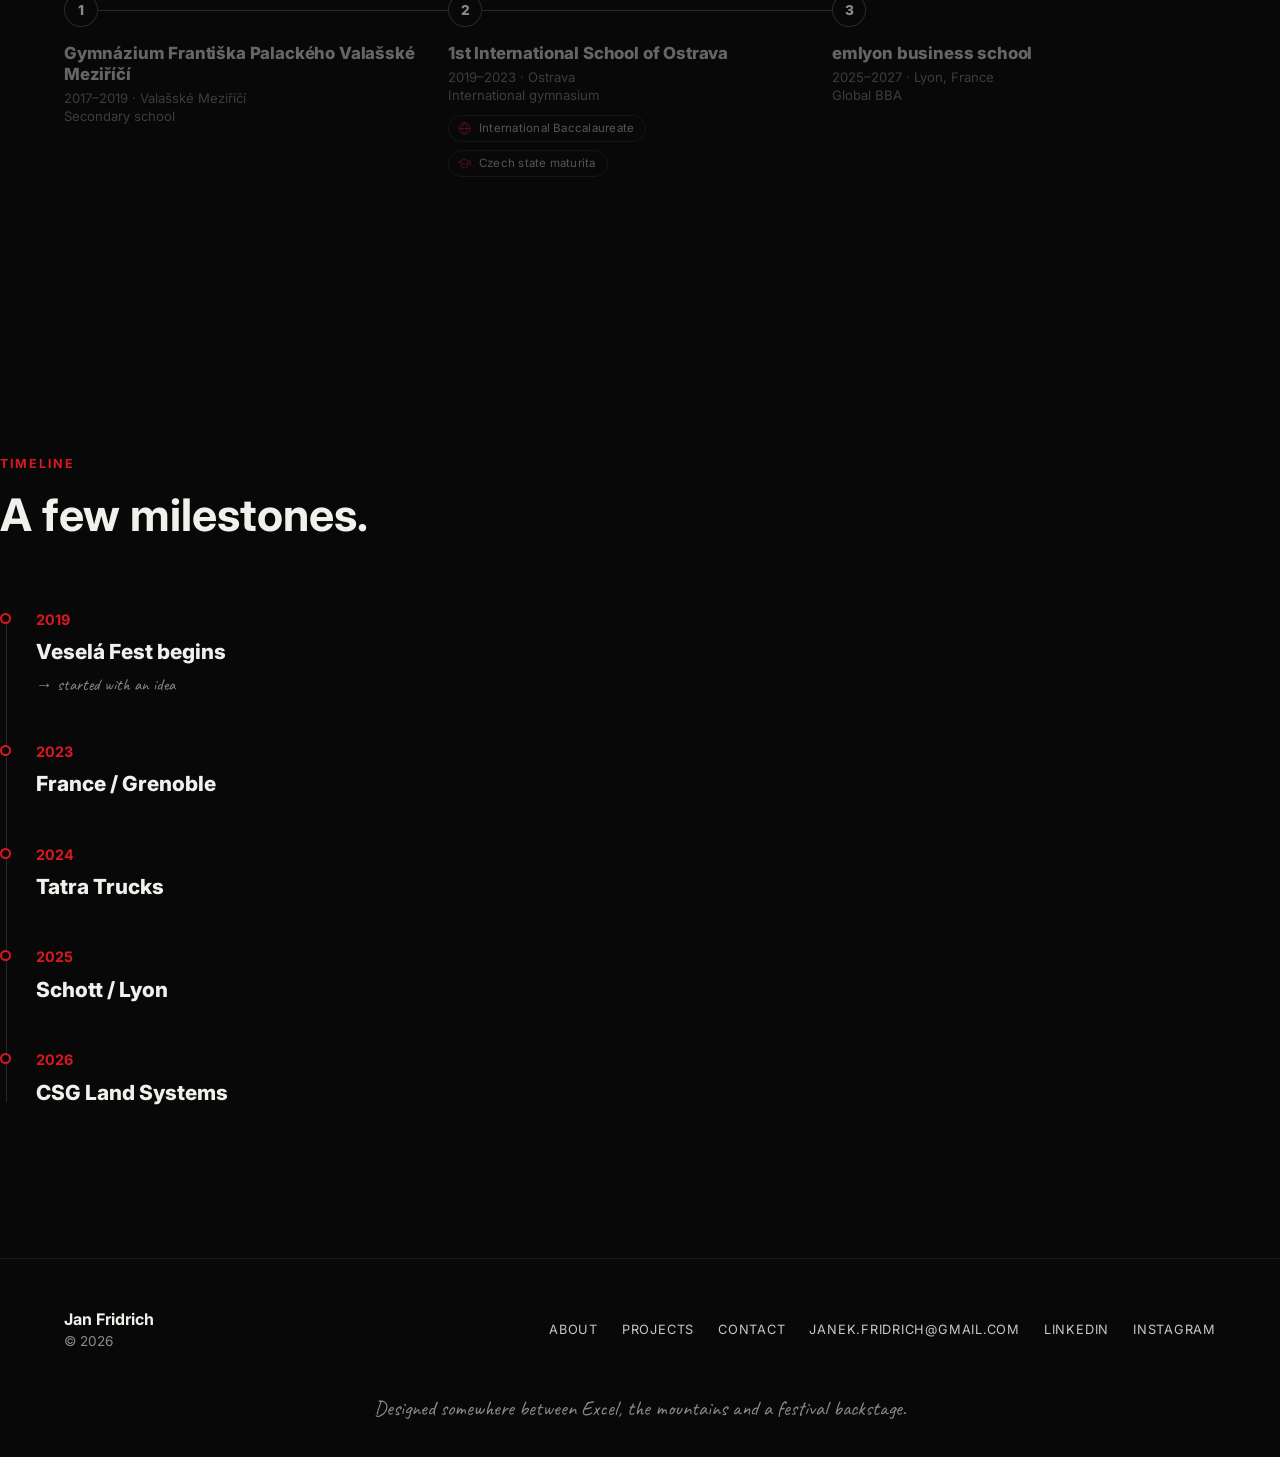
<file: journey.html>
<!DOCTYPE html>
<html lang="en">
<head>
<meta charset="UTF-8">
<meta name="viewport" content="width=device-width, initial-scale=1.0">
<title>Journey — Jan Fridrich</title>
<meta name="description" content="Places, schools, work and a few unexpected turns — Jan Fridrich's journey so far.">
<link rel="icon" href="data:,">
<link rel="preconnect" href="https://fonts.googleapis.com">
<link rel="preconnect" href="https://fonts.gstatic.com" crossorigin>
<link href="https://fonts.googleapis.com/css2?family=Inter:wght@400;500;600;700;800&family=Caveat:wght@600;700&display=swap" rel="stylesheet">
<link rel="stylesheet" href="css/style.css">
</head>
<body>
<a class="skip-link" href="#main" data-i18n="skip">Skip to content</a>
<div id="site-header"></div>

<main id="main">

  <section class="container journey-hero">
    <span class="eyebrow reveal" data-i18n="eyebrow_journey">Journey</span>
    <h1 class="h-xl reveal" data-i18n-html="journey_hero_html">SO<br>FAR.</h1>
    <p class="lede reveal reveal-delay-1" style="margin-top:22px;" data-i18n="journey_lede">Places, schools, work and a few unexpected turns.</p>
  </section>

  <!-- Animated route map — built by js/journey.js from js/europe-map.js + SITE.journey -->
  <section class="jsection" style="margin-top:50px;">
    <div class="container">
      <span class="eyebrow reveal" id="jEyebrow"></span>
      <h2 class="h-xl reveal" id="jHeading"></h2>
    </div>
    <div class="container jwrap">
      <div class="jmap" id="jmap">
        <svg class="jmap-svg" id="jmapSvg" viewBox="0 0 1000 625" role="img" aria-labelledby="jmapTitle jmapDesc">
          <title id="jmapTitle"></title>
          <desc id="jmapDesc"></desc>
        </svg>
        <div class="jmap-controls">
          <button type="button" class="jbtn" id="jBtnEurope"></button>
          <button type="button" class="jbtn" id="jBtnCzechia"></button>
          <button type="button" class="jbtn" id="jBtnRoute"></button>
          <button type="button" class="jbtn jbtn-replay" id="jmapReplay"><span aria-hidden="true">↻</span><span></span></button>
        </div>
      </div>

      <ol class="jsteps" id="jsteps"></ol>

    </div>
  </section>

  <section class="section container">
    <span class="eyebrow reveal" data-i18n="eyebrow_timeline">Timeline</span>
    <h2 class="h-lg reveal" data-i18n="timeline_heading">A few milestones.</h2>
    <div class="vtimeline" id="vtimeline"></div>
  </section>

</main>

<div id="site-footer"></div>

<script src="js/content.js"></script>
<script src="js/i18n.js"></script>
<script>
  (function () {
    const vt = document.getElementById("vtimeline");
    if (vt) {
      vt.innerHTML = SITE.timeline.map(t => `
        <div class="vtimeline-item reveal">
          <div class="year">${t.year}</div>
          <h4>${t.label}</h4>
          ${t.note ? `<div class="note">→ ${t.note}</div>` : ""}
        </div>
      `).join("");
    }
  })();
</script>
<script src="js/europe-map.js"></script>
<script src="js/journey.js"></script>
<script src="js/main.js"></script>
</body>
</html>
</file>
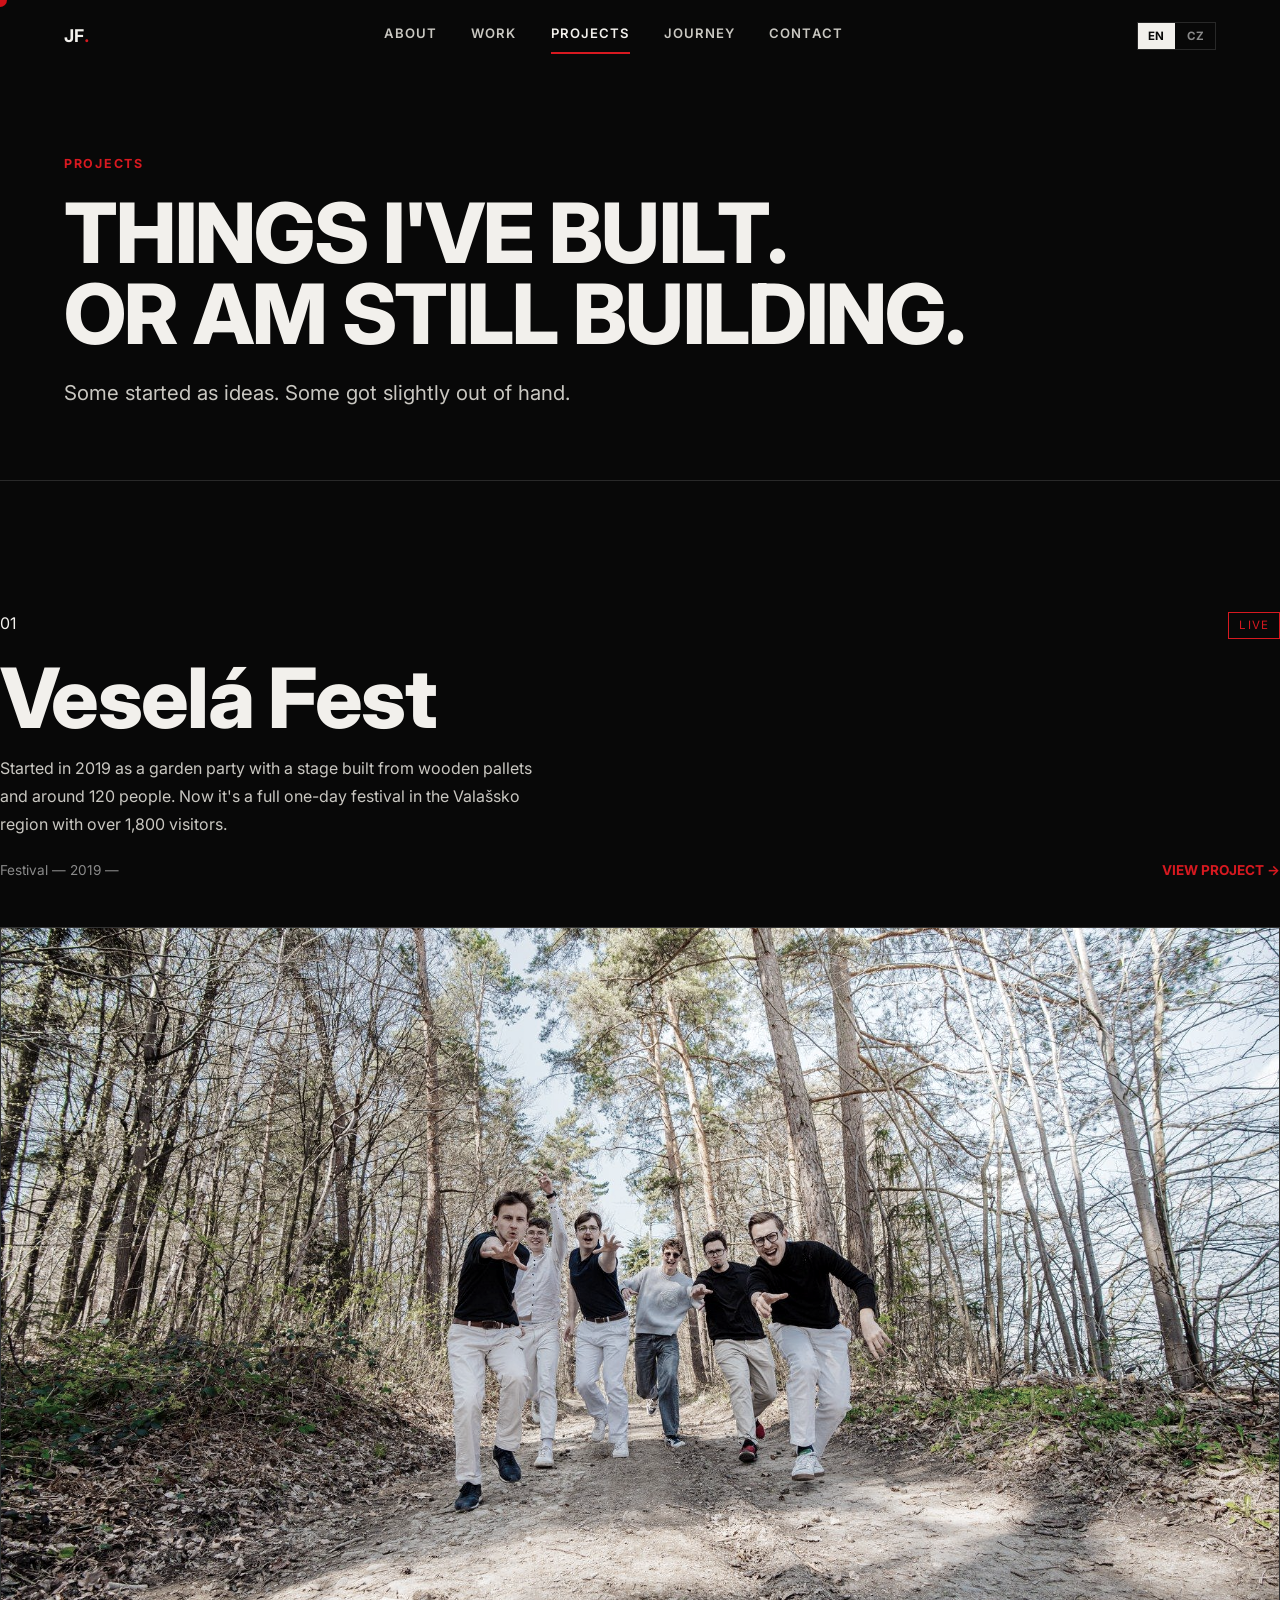
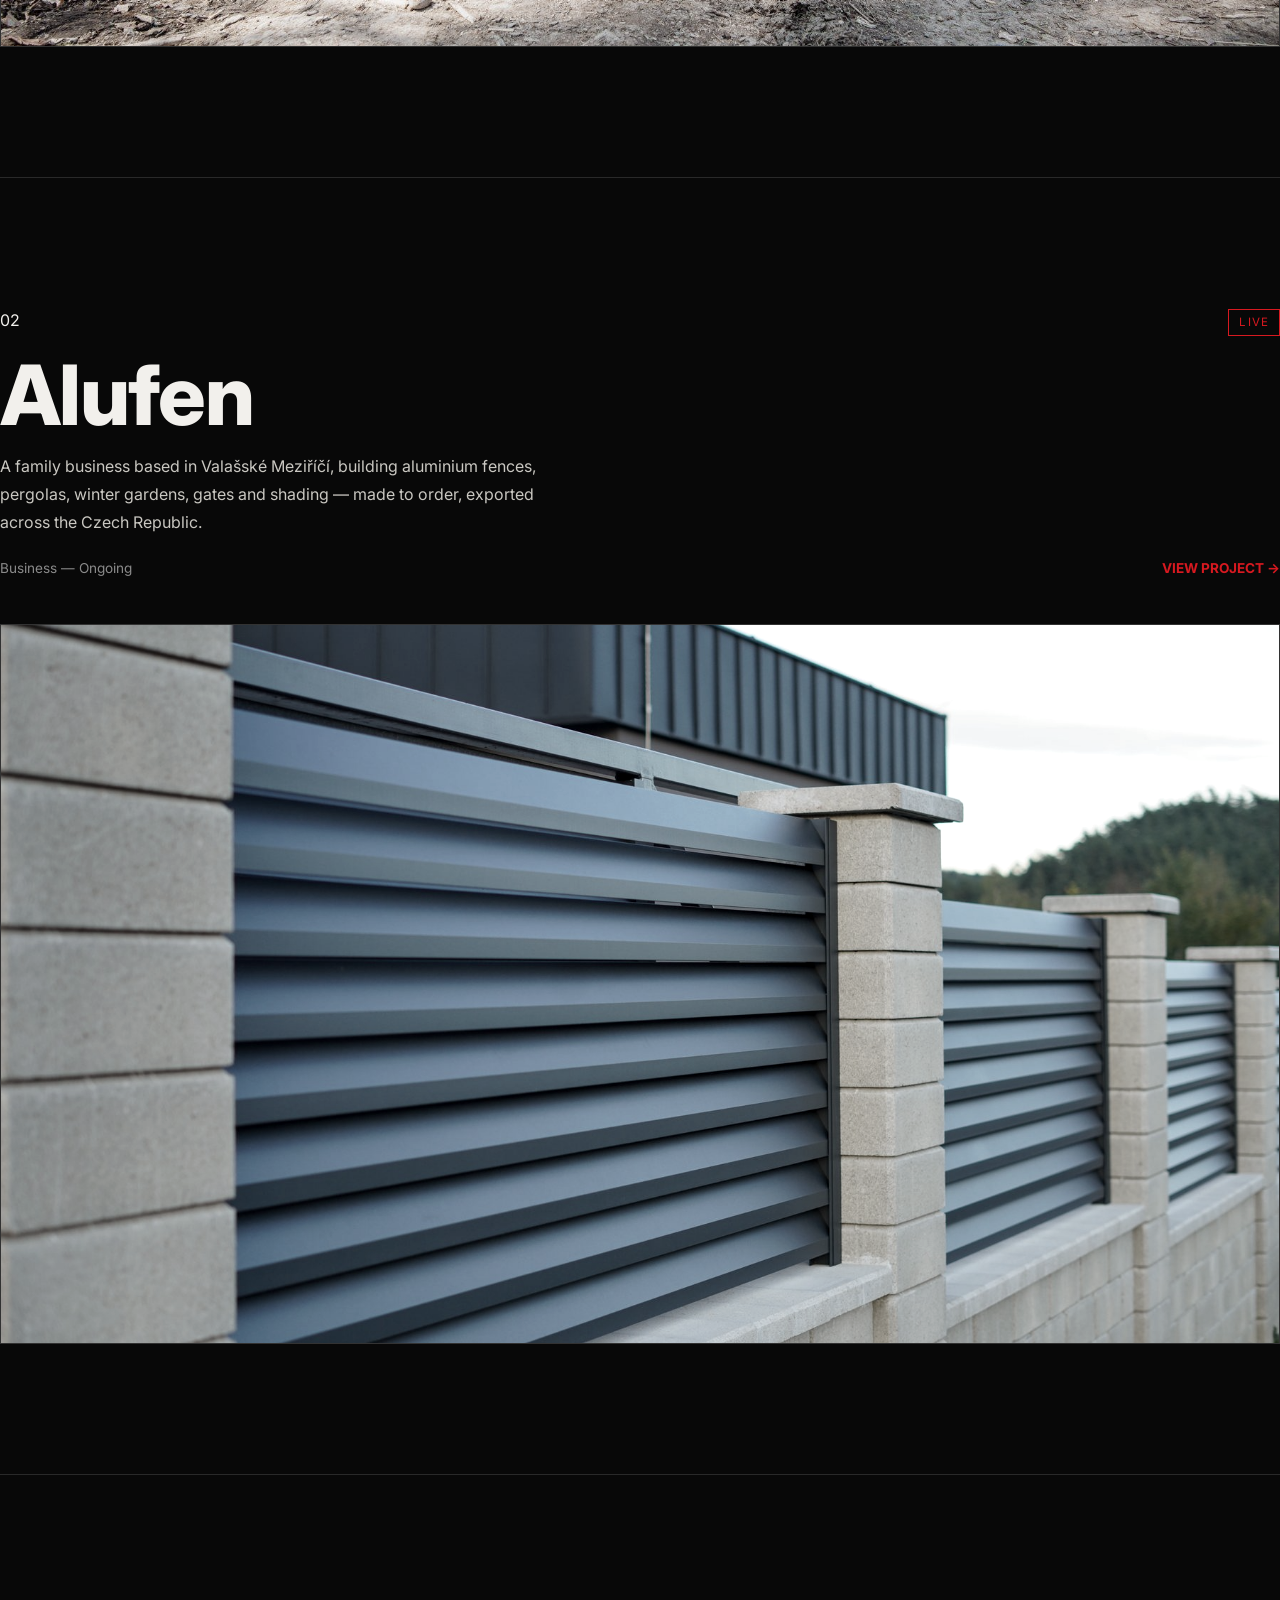
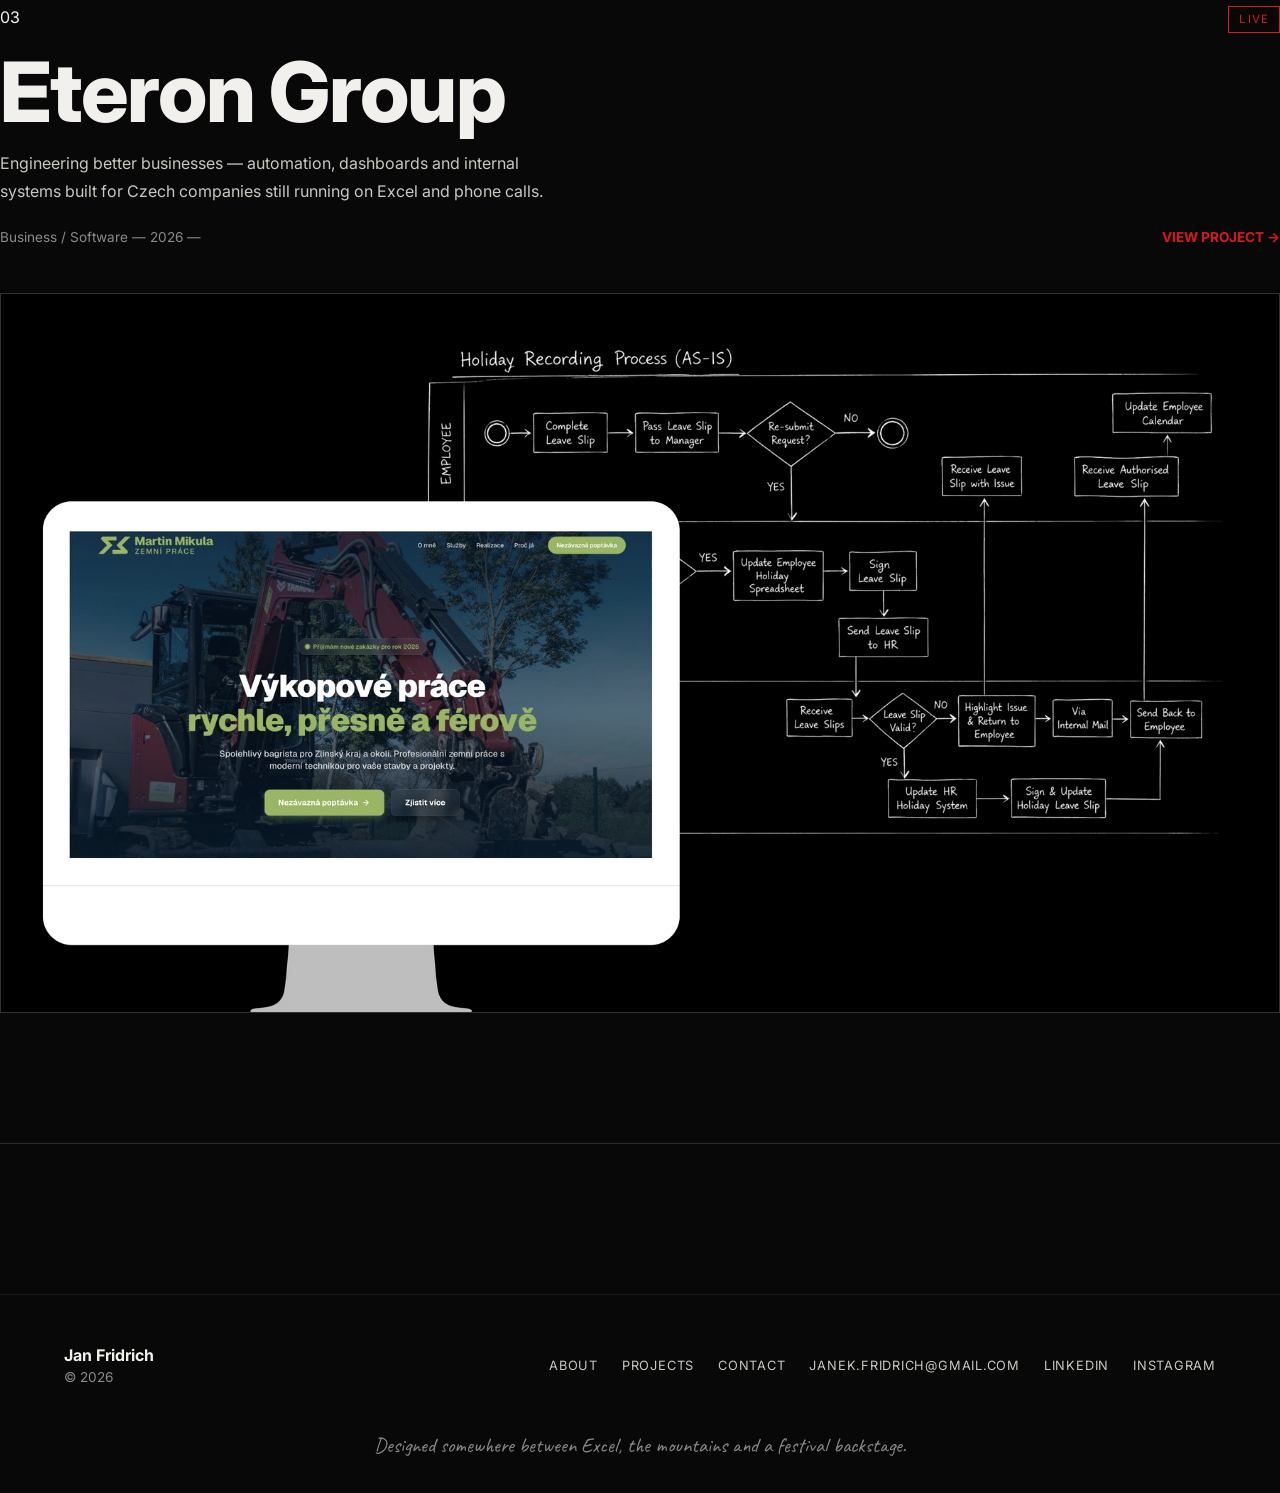
<file: projects.html>
<!DOCTYPE html>
<html lang="en">
<head>
<meta charset="UTF-8">
<meta name="viewport" content="width=device-width, initial-scale=1.0">
<title>Projects — Jan Fridrich</title>
<meta name="description" content="Things Jan Fridrich has built, or is still building — Veselá Fest, Alufen and digital experiments.">
<link rel="icon" href="data:,">
<link rel="preconnect" href="https://fonts.googleapis.com">
<link rel="preconnect" href="https://fonts.gstatic.com" crossorigin>
<link href="https://fonts.googleapis.com/css2?family=Inter:wght@400;500;600;700;800&family=Caveat:wght@600;700&display=swap" rel="stylesheet">
<link rel="stylesheet" href="css/style.css">
</head>
<body>
<a class="skip-link" href="#main" data-i18n="skip">Skip to content</a>
<div id="site-header"></div>

<main id="main">

  <section class="container projects-hero">
    <span class="eyebrow reveal" data-i18n="eyebrow_projects">Projects</span>
    <h1 class="h-xl reveal" data-i18n-html="projects_hero_html">THINGS I'VE BUILT.<br>OR AM STILL BUILDING.</h1>
    <p class="lede reveal reveal-delay-1" style="margin-top:22px;" data-i18n="projects_lede">Some started as ideas. Some got slightly out of hand.</p>
  </section>

  <section class="section container" style="padding-top:70px;">
    <div id="projectBlocks"></div>
  </section>

</main>

<div id="site-footer"></div>

<script src="js/content.js"></script>
<script src="js/i18n.js"></script>
<script>
  (function () {
    const order = ["vesela-fest", "alufen", "eteron-group"];
    const viewProjectLabel = LANG === "cs" ? "ZOBRAZIT PROJEKT →" : "VIEW PROJECT →";
    const wrap = document.getElementById("projectBlocks");
    if (wrap) {
      wrap.innerHTML = order.map((slug, i) => {
        const p = SITE.projects[slug];
        const media = p.cover
          ? `<img src="${p.cover}" alt="${p.title}">`
          : `<div class="media-label">${p.title}</div>`;
        return `
        <a class="project-block reveal" href="projects/${slug}.html" data-project-link>
          <div class="project-meta-row">
            <span class="proj-n">${String(i + 1).padStart(2, "0")}</span>
            <span class="project-status">${p.status}</span>
          </div>
          <h2 class="h-xl" style="margin-top:18px;">${p.title}</h2>
          <p class="body-text" style="margin-top:16px; max-width:56ch;">${p.intro}</p>
          <div class="project-meta-row" style="margin-top:22px;">
            <span class="project-cat">${p.category} — ${p.year}</span>
            <span class="text-red" style="font-weight:700; font-size:.85rem;">${viewProjectLabel}</span>
          </div>
          <div class="project-media">
            ${media}
          </div>
        </a>`;
      }).join("");
    }
  })();
</script>
<script src="js/main.js"></script>
</body>
</html>
</file>
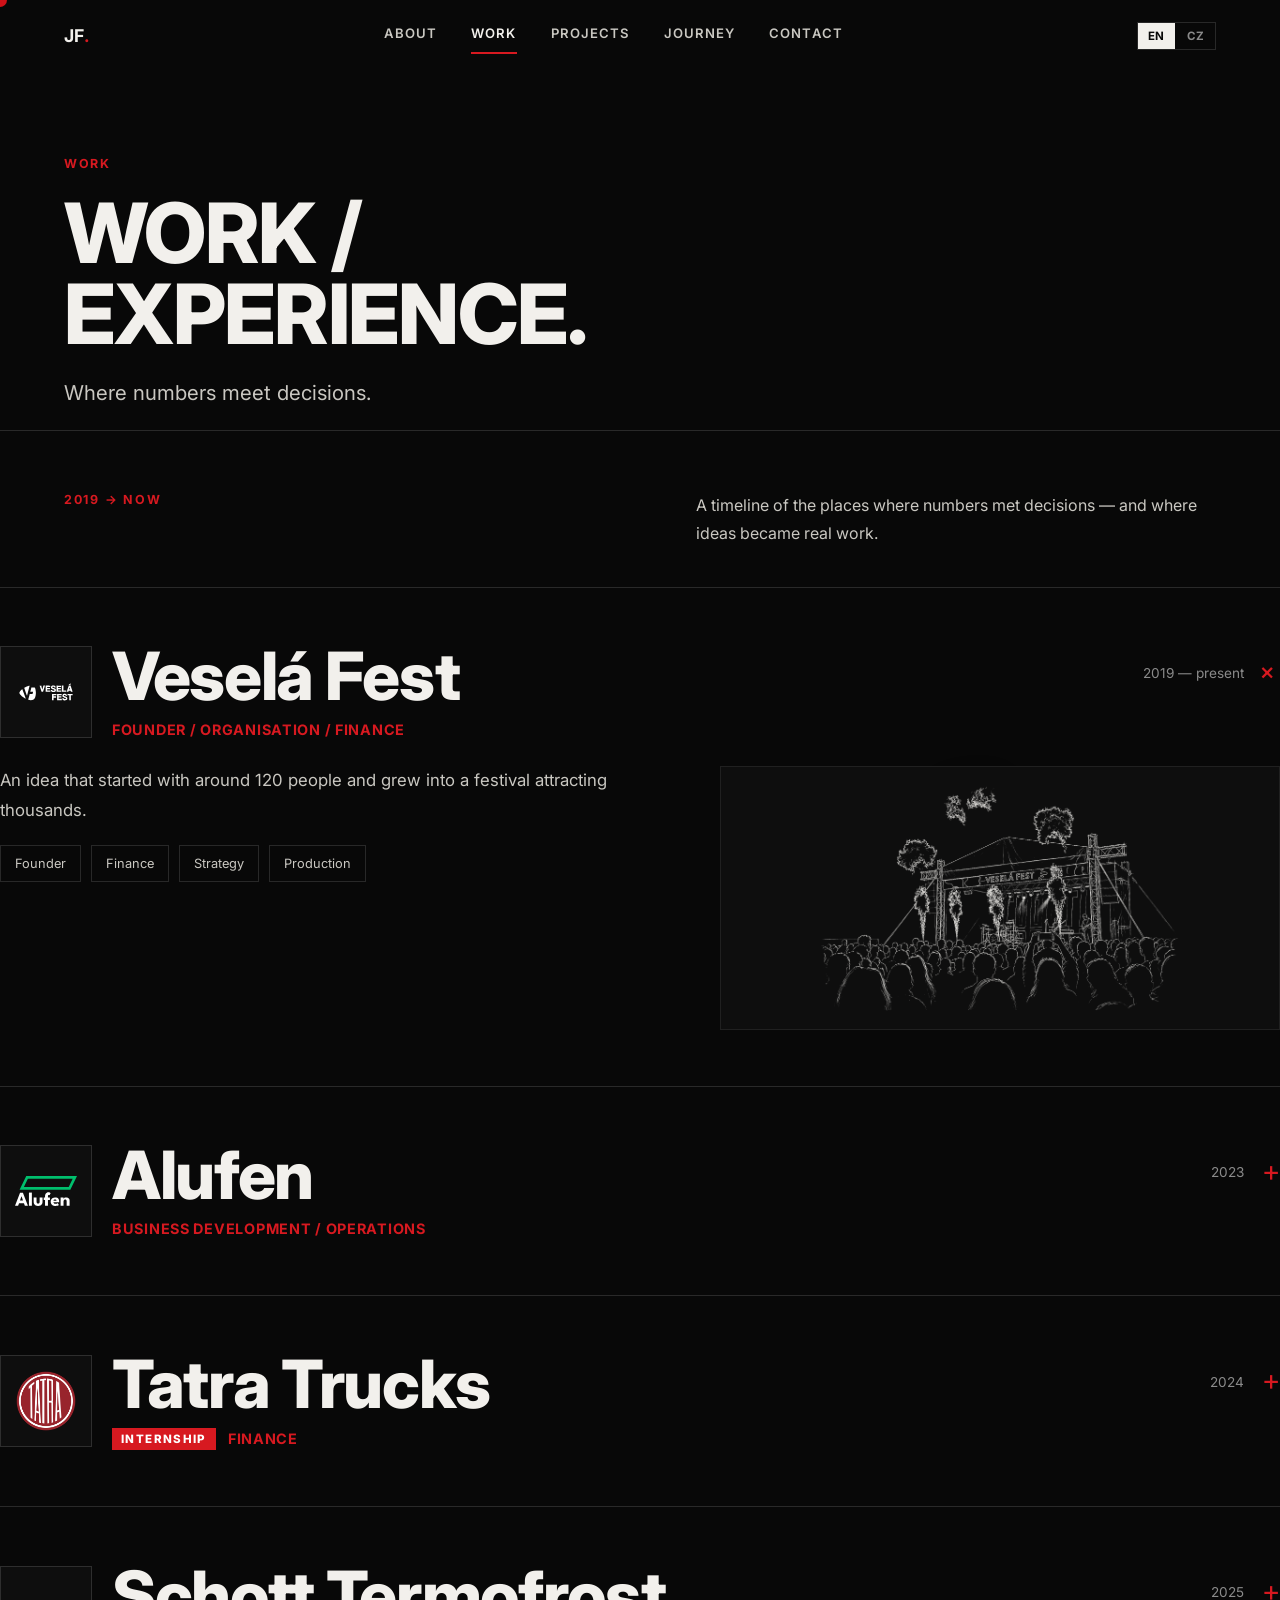
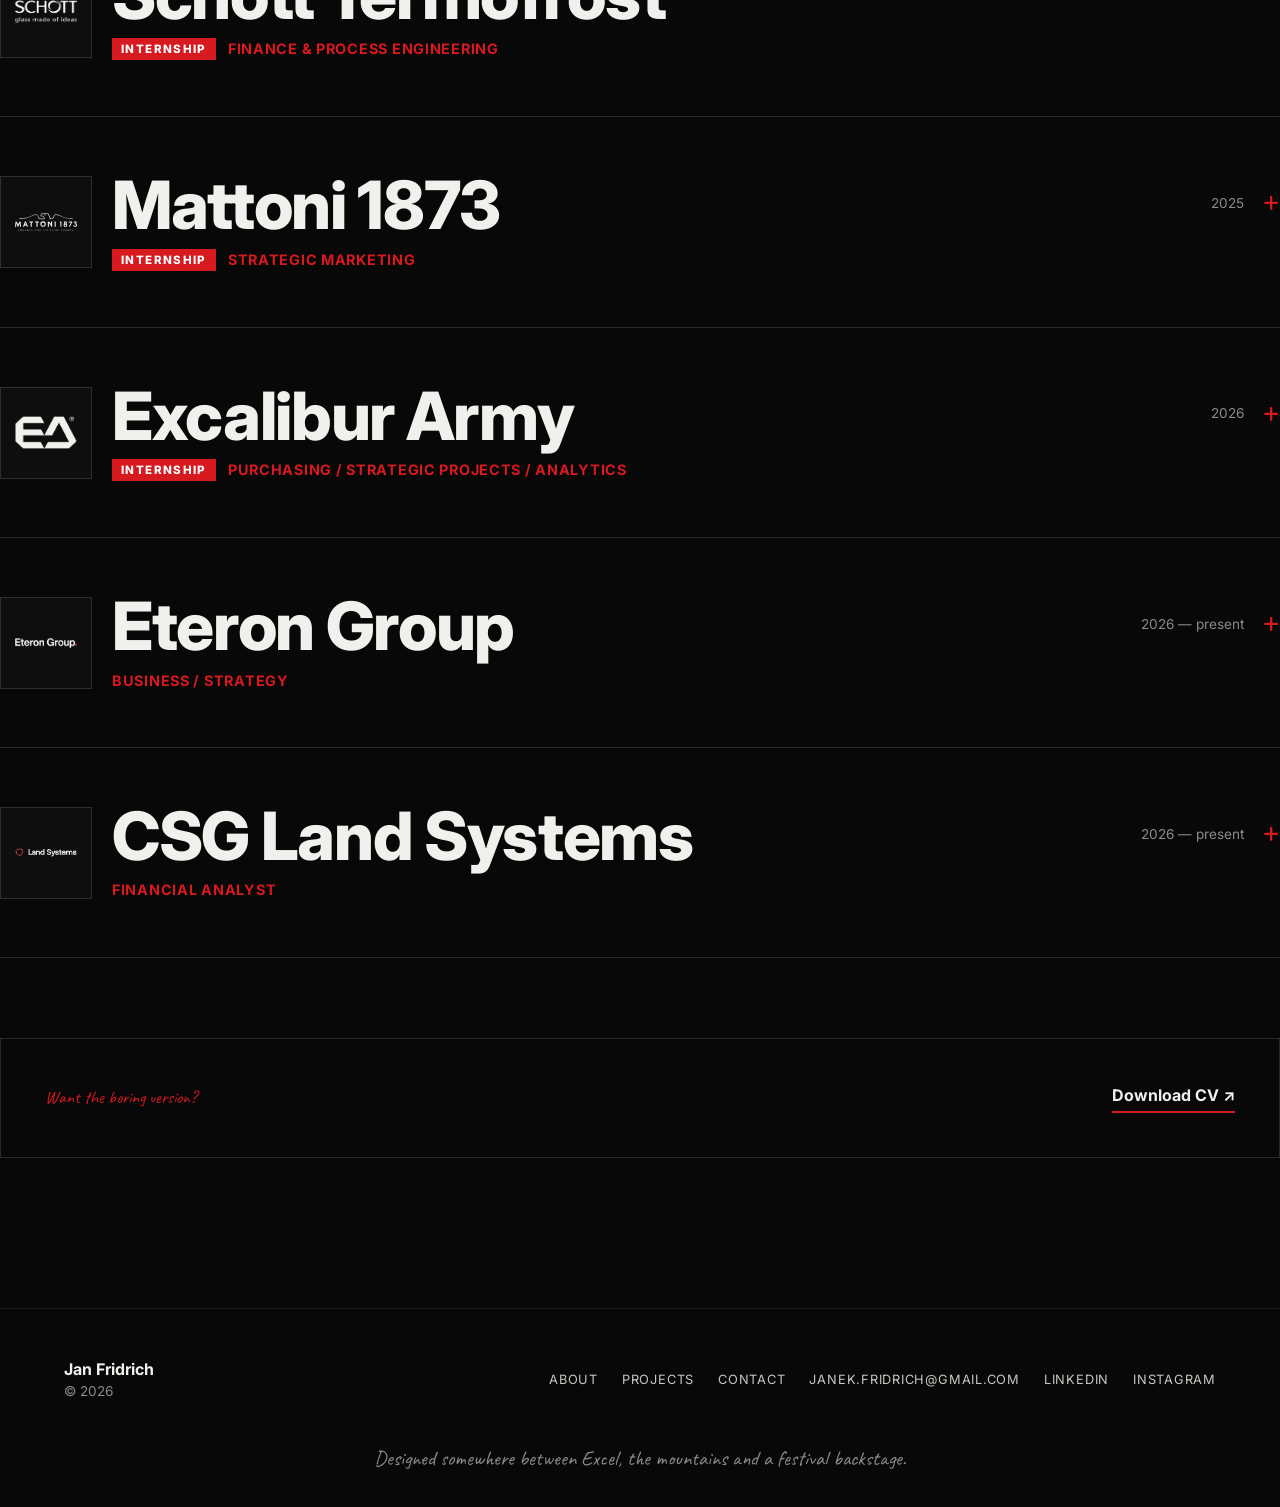
<file: work.html>
<!DOCTYPE html>
<html lang="en">
<head>
<meta charset="UTF-8">
<meta name="viewport" content="width=device-width, initial-scale=1.0">
<title>Work — Jan Fridrich</title>
<meta name="description" content="Where numbers meet decisions — Jan Fridrich's experience in finance and strategy.">
<link rel="icon" href="data:,">
<link rel="preconnect" href="https://fonts.googleapis.com">
<link rel="preconnect" href="https://fonts.gstatic.com" crossorigin>
<link href="https://fonts.googleapis.com/css2?family=Inter:wght@400;500;600;700;800&family=Caveat:wght@600;700&display=swap" rel="stylesheet">
<link rel="stylesheet" href="css/style.css">
</head>
<body>
<a class="skip-link" href="#main" data-i18n="skip">Skip to content</a>
<div id="site-header"></div>

<main id="main">

  <section class="container work-hero">
    <span class="eyebrow reveal" data-i18n="eyebrow_work">Work</span>
    <h1 class="h-xl reveal" data-i18n-html="work_hero_html">WORK /<br>EXPERIENCE.</h1>
    <p class="lede reveal reveal-delay-1" style="margin-top:22px;" data-i18n="work_lede">Where numbers meet decisions.</p>
  </section>

  <section class="container" style="padding-top:60px; display:flex; justify-content:space-between; gap:30px; flex-wrap:wrap; border-top:1px solid var(--border); padding-bottom:40px;">
    <span class="eyebrow reveal" style="margin-bottom:0;" data-i18n="work_period_label">2019 → NOW</span>
    <p class="body-text reveal reveal-delay-1" style="max-width:520px; margin:0;" data-i18n="work_intro">A timeline of the places where numbers met decisions — and where ideas became real work.</p>
  </section>

  <section class="section container" style="padding-top:0;">
    <div id="timelineWrap"></div>

    <div class="cv-block reveal">
      <div>
        <p class="hand" data-i18n="cv_hand">Want the boring version?</p>
      </div>
      <a class="cv-btn" id="cvLink" href="#" target="_blank" rel="noopener" data-i18n="cv_button">Download CV ↗</a>
    </div>
  </section>

</main>

<div id="site-footer"></div>

<script src="js/content.js"></script>
<script src="js/i18n.js"></script>
<script>
  (function () {
    const wrap = document.getElementById("timelineWrap");
    const all = SITE.experience;
    const internLabel = LANG === "cs" ? "Stáž" : "Internship";
    const slugify = (s) => s.toLowerCase().replace(/[^a-z0-9]+/g, "-").replace(/(^-|-$)/g, "");
    if (wrap) {
      wrap.innerHTML = all.map((e, i) => `
        <article class="timeline-item reveal${i === 0 ? " is-open" : ""}${e.sketch ? " has-sketch" : ""}" data-company="${slugify(e.company)}">
          <div class="timeline-head">
            <div class="timeline-head-main">
              ${e.logo ? `<span class="timeline-logo"><img src="${e.logo}" alt="${e.company} logo"></span>` : ""}
              <div>
                <h3>${e.company}</h3>
                <div class="timeline-role">${e.type === "internship" ? `<span class="intern-badge">${internLabel}</span>` : ""}${e.role}</div>
              </div>
            </div>
            <div style="display:flex; align-items:center; gap:18px;">
              <span class="period">${e.period}</span>
              <span class="timeline-plus">+</span>
            </div>
          </div>
          <div class="timeline-body">
            <div class="timeline-body-inner">
              <div>
                <p class="body-text">${e.description}</p>
                <div class="focus-tags" style="margin-top:20px;">${e.focus.map(f => `<span>${f}</span>`).join("")}</div>
              </div>
              ${e.sketch ? `<div class="timeline-sketch-wrap"><img class="timeline-sketch" src="${e.sketch}" alt="${e.sketchAlt || ""}"></div>` : ""}
            </div>
          </div>
        </article>
      `).join("");
    }
    const cv = document.getElementById("cvLink");
    if (cv) cv.href = SITE.links.cv;
  })();
</script>
<script src="js/main.js"></script>
</body>
</html>
</file>
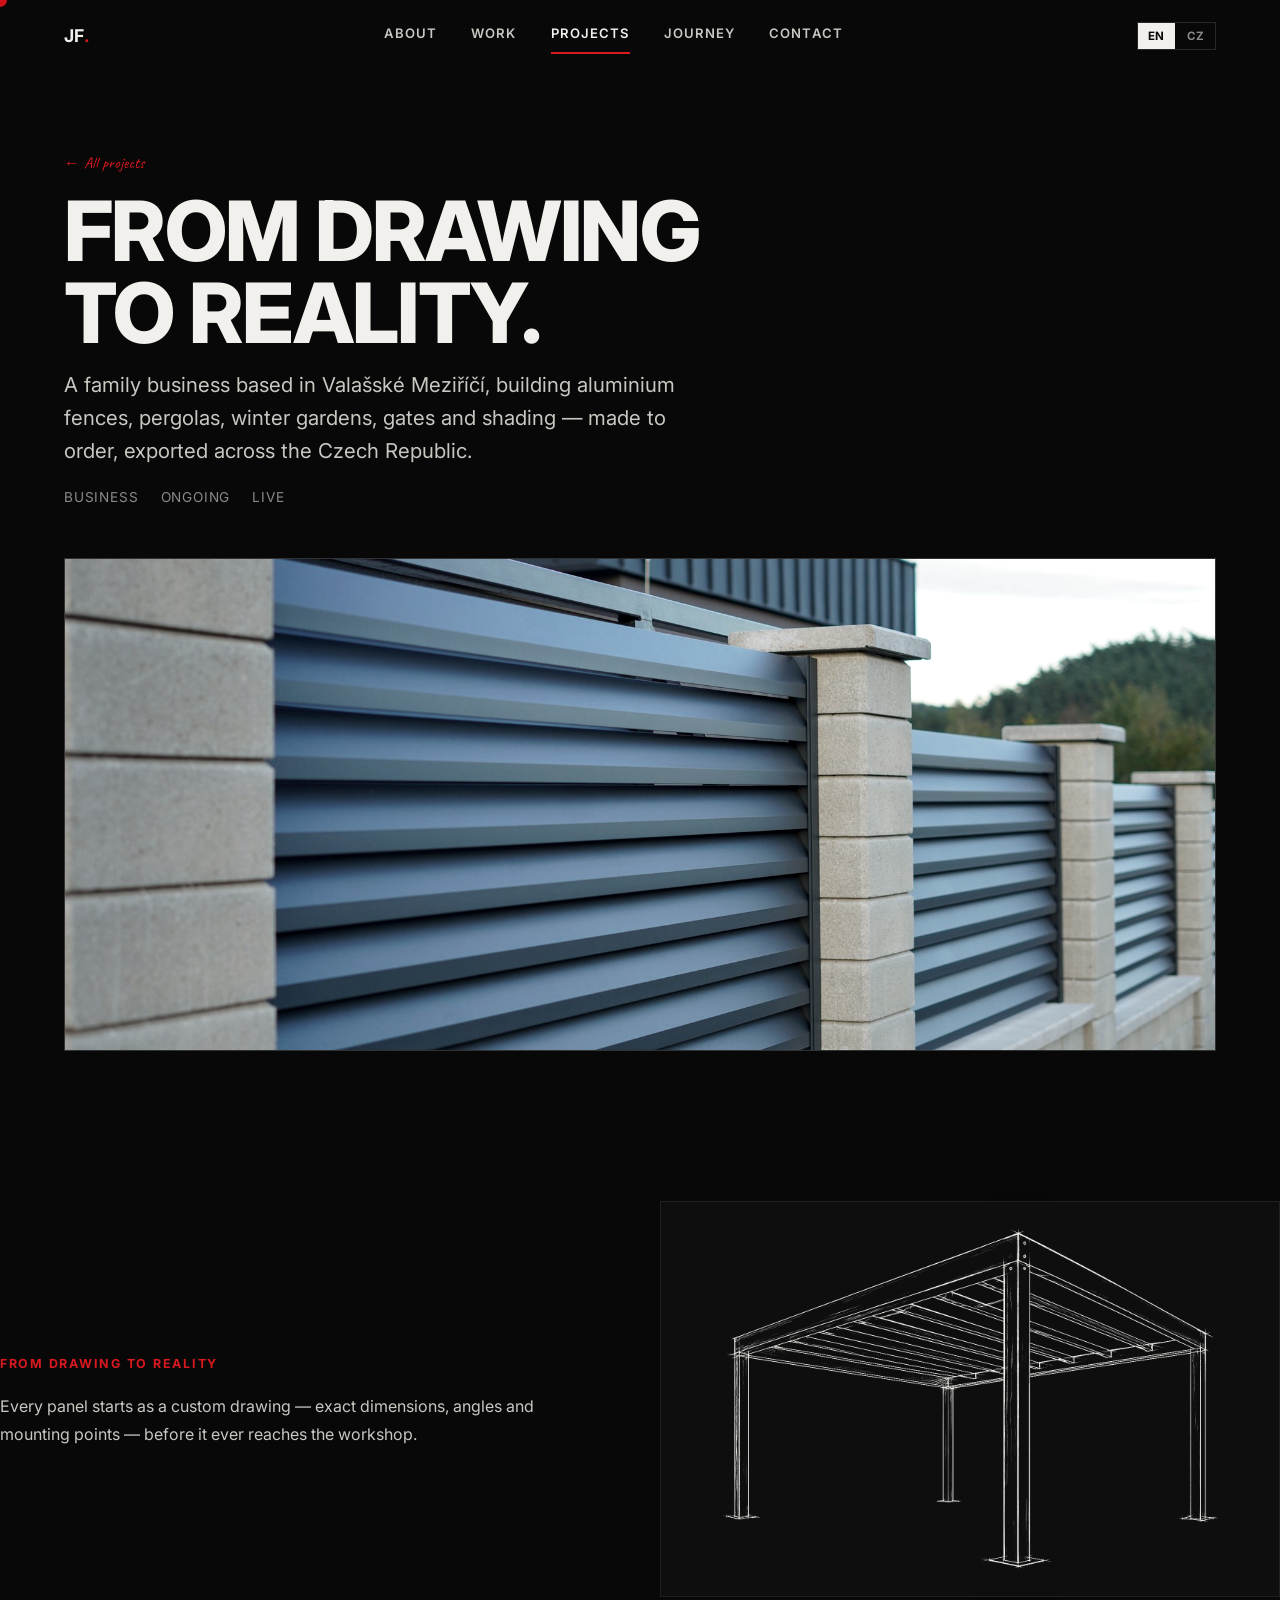
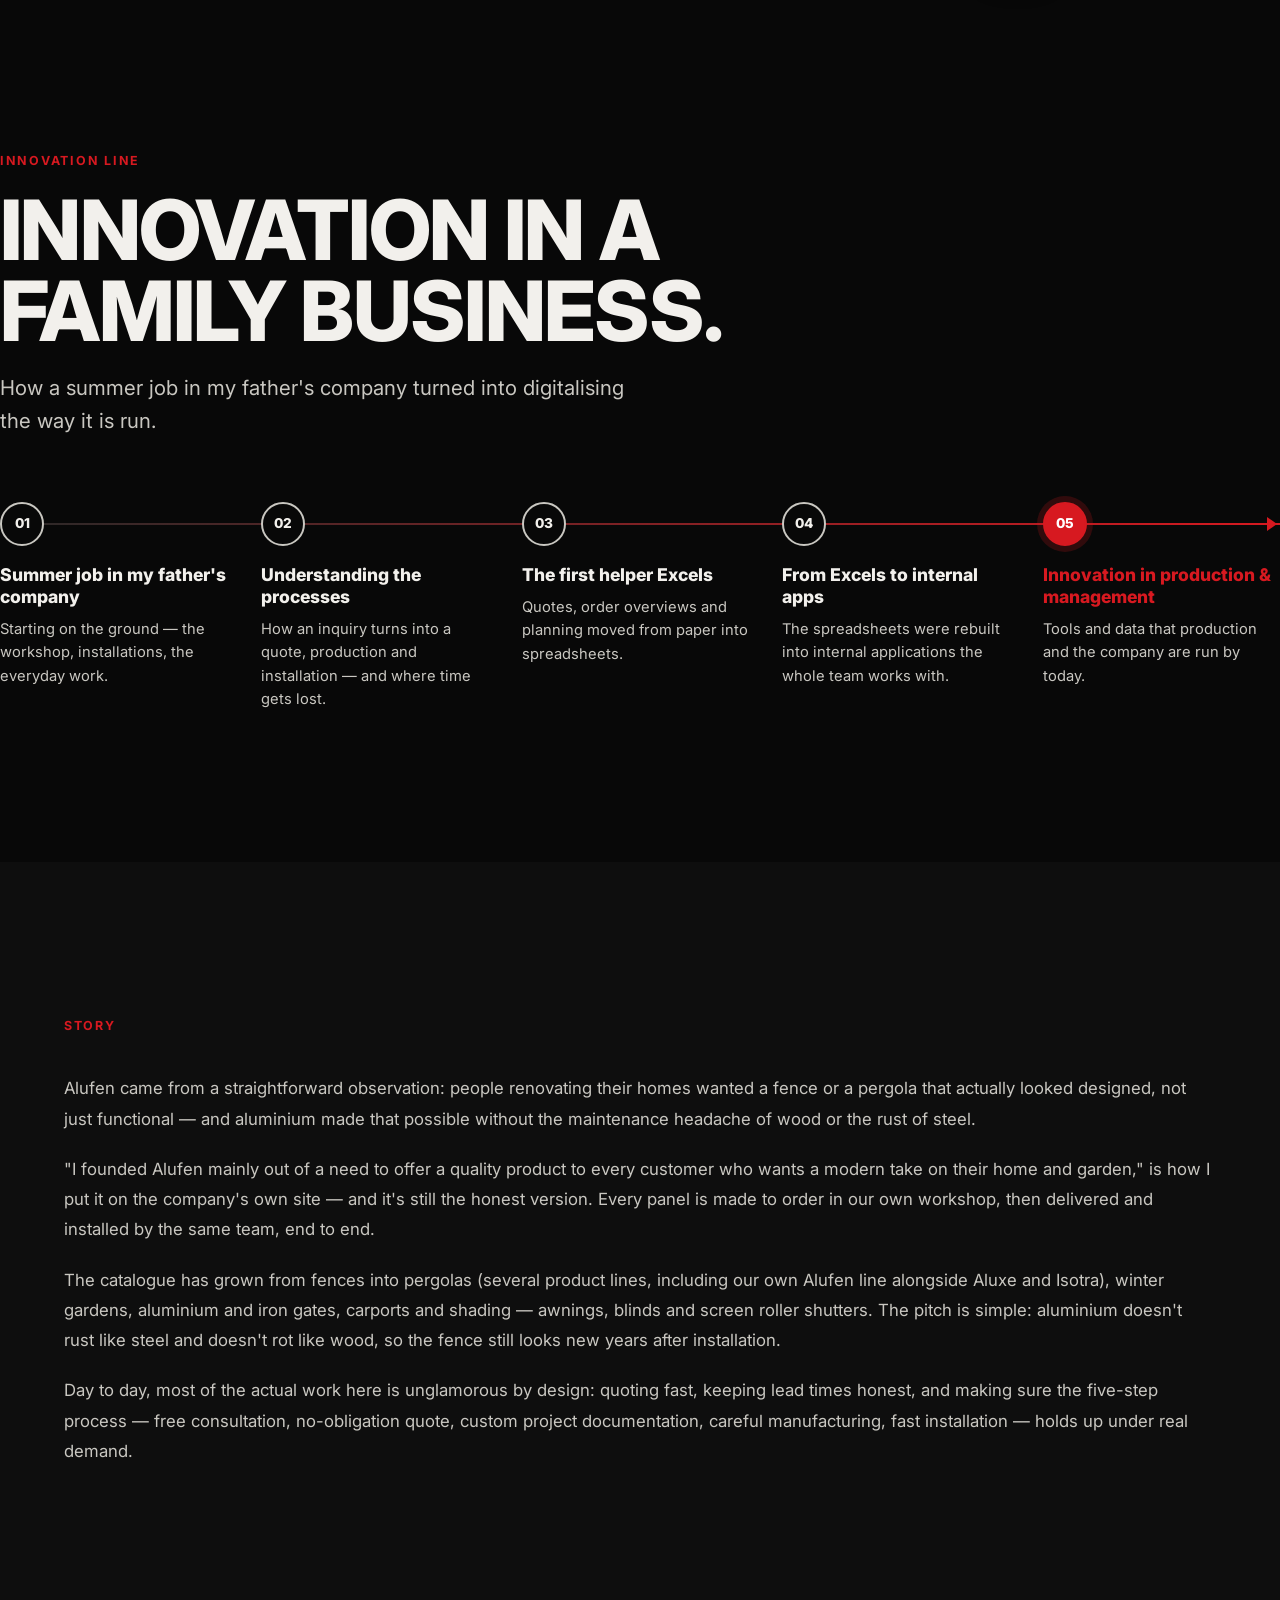
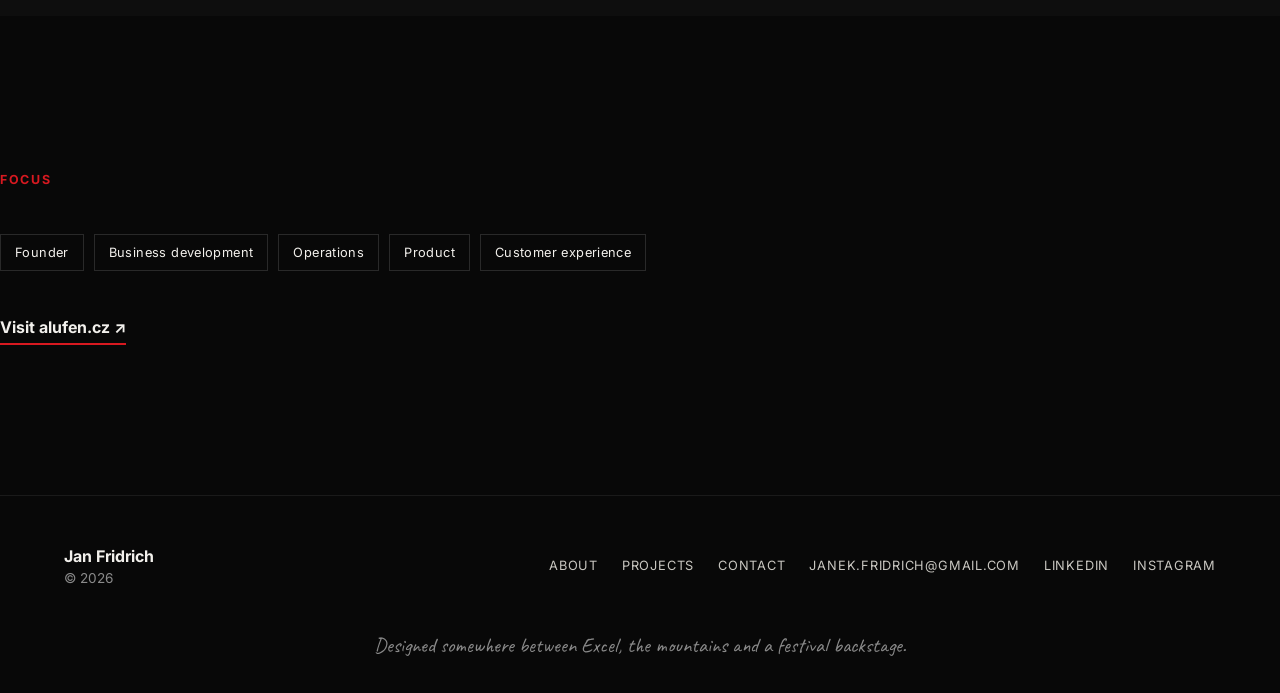
<file: projects/alufen.html>
<!DOCTYPE html>
<html lang="en">
<head>
<meta charset="UTF-8">
<meta name="viewport" content="width=device-width, initial-scale=1.0">
<title>Alufen — Jan Fridrich</title>
<meta name="description" content="Alufen — from drawing to reality. A business built around aluminium fences and outdoor structures.">
<link rel="icon" href="data:,">
<link rel="preconnect" href="https://fonts.googleapis.com">
<link rel="preconnect" href="https://fonts.gstatic.com" crossorigin>
<link href="https://fonts.googleapis.com/css2?family=Inter:wght@400;500;600;700;800&family=Caveat:wght@600;700&display=swap" rel="stylesheet">
<link rel="stylesheet" href="../css/style.css">
</head>
<body>
<a class="skip-link" href="#main" data-i18n="skip">Skip to content</a>
<div id="site-header"></div>

<main id="main">
  <section class="container pdetail-hero">
    <a href="../projects.html" class="hand" style="font-size:1rem; text-decoration:none;" data-i18n="all_projects">← All projects</a>
    <h1 class="h-xl reveal" style="margin-top:16px;" data-i18n-html="alufen_hero_html">FROM DRAWING<br>TO REALITY.</h1>
    <p class="lede reveal reveal-delay-1" style="margin-top:16px;" id="pIntro"></p>
    <div class="pdetail-meta reveal reveal-delay-1" id="pMeta"></div>
    <div class="pdetail-media reveal reveal-delay-2">
      <img src="../assets/project-alufen.jpg" alt="Alufen aluminium fence installation" style="width:100%;height:100%;object-fit:cover;filter:grayscale(.3) contrast(1.05);">
    </div>
  </section>

  <section class="section container" style="padding-bottom:0;">
    <div style="display:grid; grid-template-columns:1fr 1fr; gap:40px; align-items:center;">
      <div class="reveal">
        <span class="eyebrow" data-i18n="eyebrow_from_drawing">From drawing to reality</span>
        <p class="body-text" data-i18n="alufen_drawing_body">Every panel starts as a custom drawing — exact dimensions, angles and mounting points — before it ever reaches the workshop.</p>
      </div>
      <div class="reveal reveal-delay-1" style="background:var(--bg-alt); border:1px solid var(--border-soft); display:flex; align-items:center; justify-content:center; padding:24px; aspect-ratio:16/10;">
        <img src="../assets/sketch-alufen.png" alt="Technical sketch of an aluminium pergola" style="width:88%; mix-blend-mode:screen; filter:drop-shadow(0 0 20px rgba(0,0,0,.5));">
      </div>
    </div>
  </section>

  <section class="section container" id="innovation">
    <span class="eyebrow reveal" data-i18n="eyebrow_innovation_line">Innovation line</span>
    <h2 class="h-xl reveal" data-i18n-html="innovation_heading_html">INNOVATION IN A<br>FAMILY BUSINESS.</h2>
    <p class="lede reveal reveal-delay-1" style="margin-top:20px;" data-i18n="innovation_lede">How a summer job in my father's company turned into digitalising the way it is run.</p>
    <ol class="inno-line" id="pInnovation"></ol>
  </section>

  <section class="section section-alt">
    <div class="container">
      <span class="eyebrow reveal" data-i18n="eyebrow_story">Story</span>
      <div class="pdetail-story" id="pStory"></div>
    </div>
  </section>

  <section class="section container">
    <span class="eyebrow reveal" data-i18n="eyebrow_focus">Focus</span>
    <div class="resp-tags reveal" id="pResp"></div>
    <a class="pdetail-external reveal" id="pExternal" href="#" target="_blank" rel="noopener"></a>
  </section>

</main>

<div id="site-footer"></div>

<script src="../js/content.js"></script>
<script src="../js/i18n.js"></script>
<script>
  (function () {
    const p = SITE.projects["alufen"];
    document.getElementById("pIntro").textContent = p.intro;
    document.getElementById("pMeta").innerHTML = `<span>${p.category}</span><span>${p.year}</span><span>${p.status}</span>`;
    document.getElementById("pStory").innerHTML = p.story.map(s => `<p>${s}</p>`).join("");
    document.getElementById("pResp").innerHTML = p.responsibilities.map(r => `<span>${r}</span>`).join("");
    document.getElementById("pInnovation").innerHTML = p.innovation.map((st, i) => `
      <li class="inno-step reveal${i === p.innovation.length - 1 ? " is-final" : ""}">
        <span class="inno-n">${String(i + 1).padStart(2, "0")}</span>
        <h3>${st.title}</h3>
        <p>${st.body}</p>
      </li>`).join("");
    const ext = document.getElementById("pExternal");
    ext.textContent = p.externalLabel + " ↗";
    ext.href = p.externalUrl;
  })();
</script>
<script src="../js/main.js"></script>
</body>
</html>
</file>
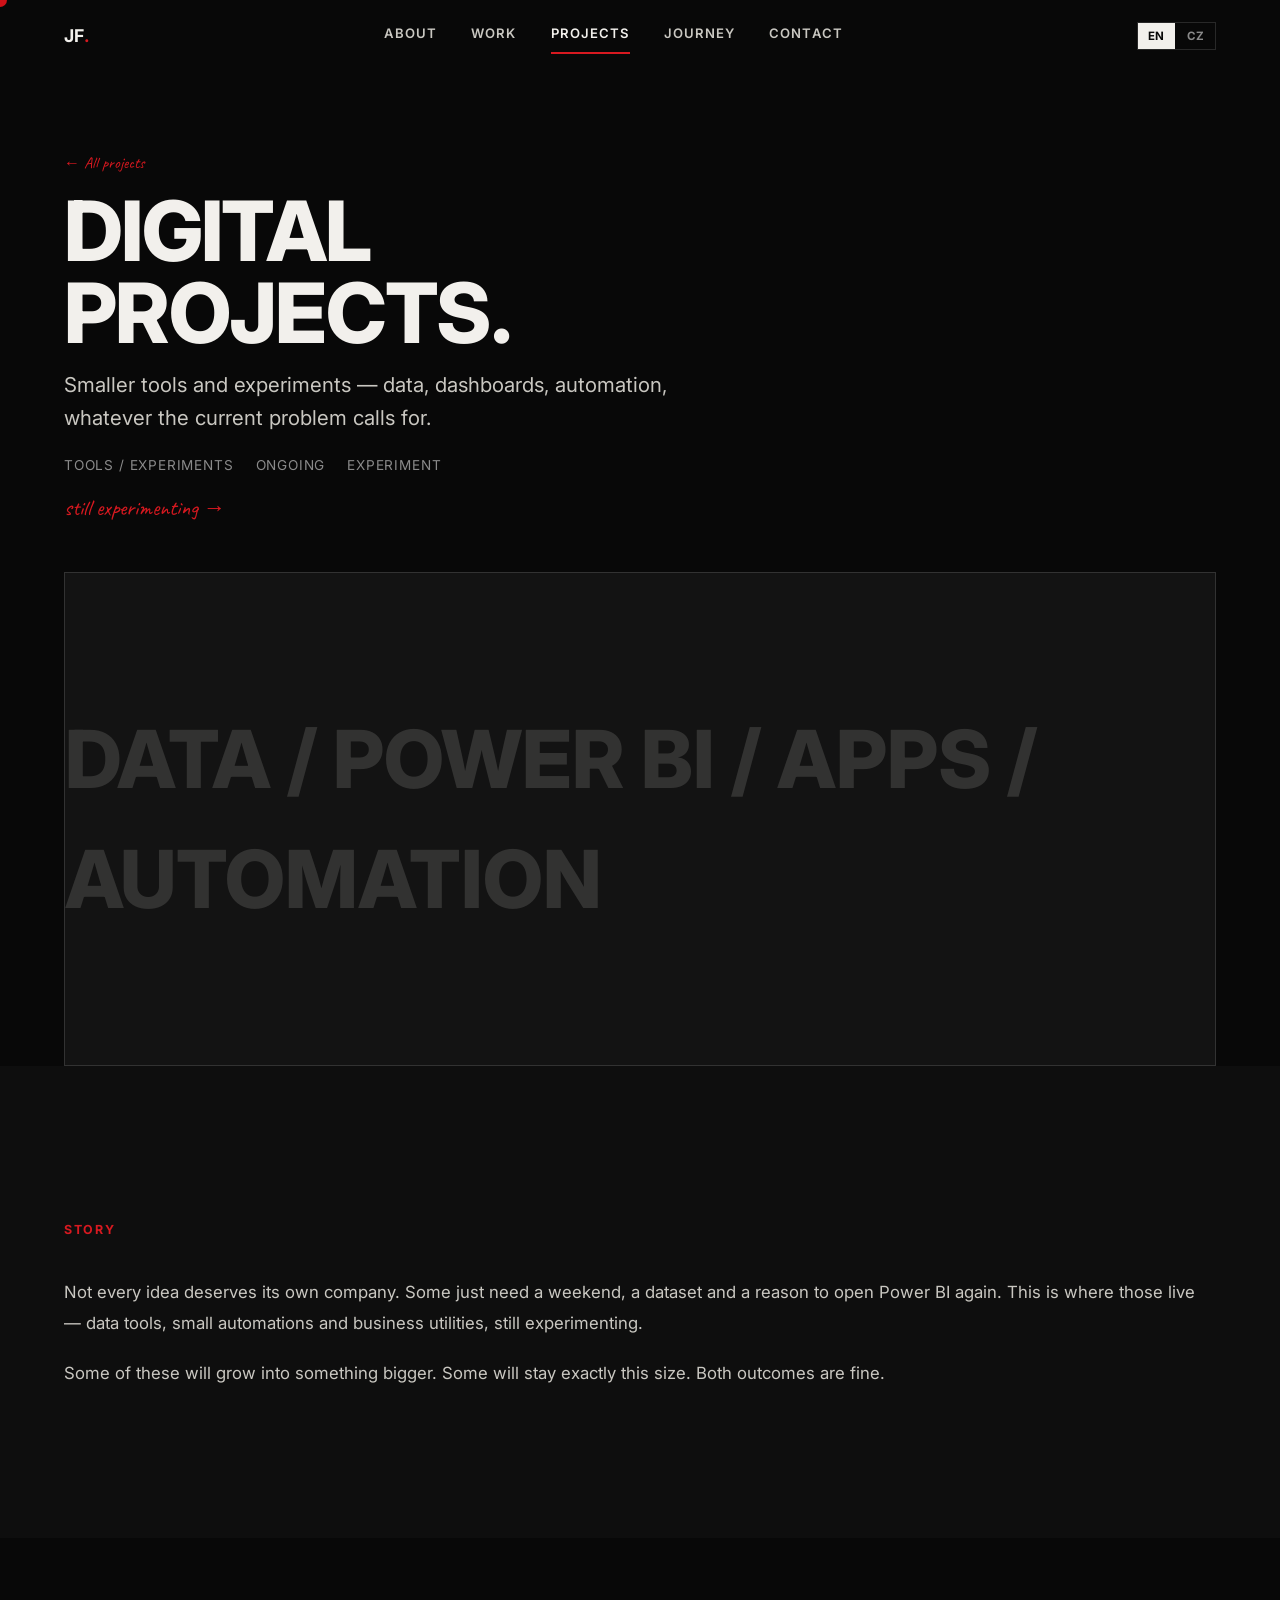
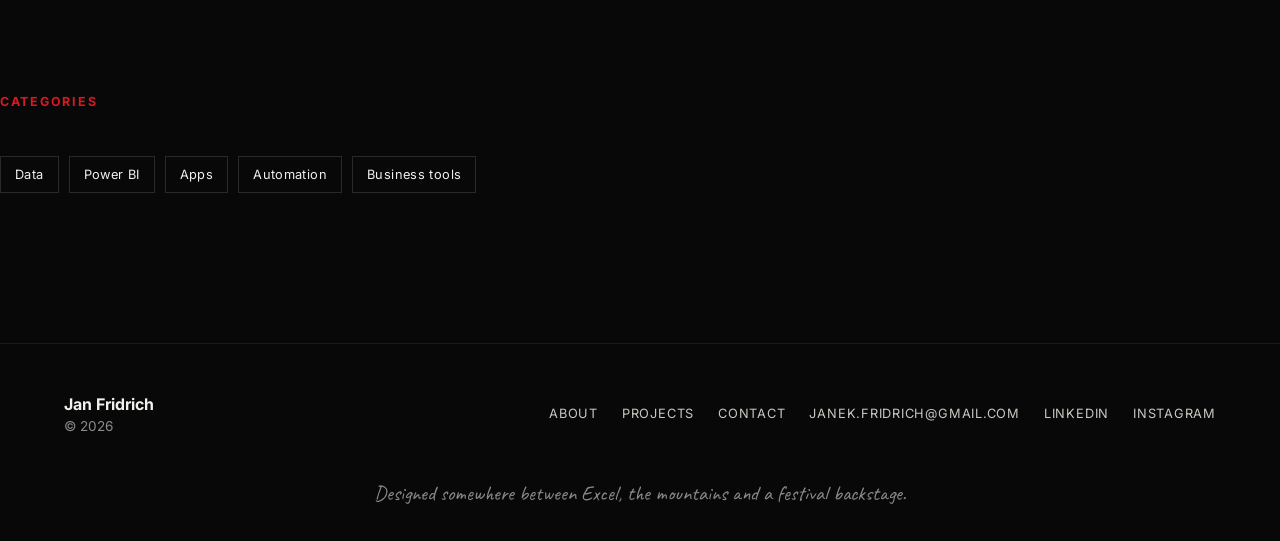
<file: projects/digital.html>
<!DOCTYPE html>
<html lang="en">
<head>
<meta charset="UTF-8">
<meta name="viewport" content="width=device-width, initial-scale=1.0">
<title>Digital Projects — Jan Fridrich</title>
<meta name="description" content="Digital experiments, tools and dashboards — still experimenting.">
<link rel="icon" href="data:,">
<link rel="preconnect" href="https://fonts.googleapis.com">
<link rel="preconnect" href="https://fonts.gstatic.com" crossorigin>
<link href="https://fonts.googleapis.com/css2?family=Inter:wght@400;500;600;700;800&family=Caveat:wght@600;700&display=swap" rel="stylesheet">
<link rel="stylesheet" href="../css/style.css">
</head>
<body>
<a class="skip-link" href="#main" data-i18n="skip">Skip to content</a>
<div id="site-header"></div>

<main id="main">
  <section class="container pdetail-hero">
    <a href="../projects.html" class="hand" style="font-size:1rem; text-decoration:none;" data-i18n="all_projects">← All projects</a>
    <h1 class="h-xl reveal" style="margin-top:16px;" data-i18n-html="digital_hero_html">DIGITAL<br>PROJECTS.</h1>
    <p class="lede reveal reveal-delay-1" style="margin-top:16px;" id="pIntro"></p>
    <div class="pdetail-meta reveal reveal-delay-1" id="pMeta"></div>
    <p class="hand" style="margin-top:20px;" data-i18n="still_experimenting">still experimenting →</p>
    <div class="pdetail-media reveal reveal-delay-2">
      <div class="media-label">DATA / POWER BI / APPS / AUTOMATION</div>
    </div>
  </section>

  <section class="section section-alt">
    <div class="container">
      <span class="eyebrow reveal" data-i18n="eyebrow_story">Story</span>
      <div class="pdetail-story" id="pStory"></div>
    </div>
  </section>

  <section class="section container">
    <span class="eyebrow reveal" data-i18n="eyebrow_categories">Categories</span>
    <div class="resp-tags reveal" id="pResp"></div>
  </section>

</main>

<div id="site-footer"></div>

<script src="../js/content.js"></script>
<script src="../js/i18n.js"></script>
<script>
  (function () {
    const p = SITE.projects["digital"];
    document.getElementById("pIntro").textContent = p.intro;
    document.getElementById("pMeta").innerHTML = `<span>${p.category}</span><span>${p.year}</span><span>${p.status}</span>`;
    document.getElementById("pStory").innerHTML = p.story.map(s => `<p>${s}</p>`).join("");
    document.getElementById("pResp").innerHTML = p.responsibilities.map(r => `<span>${r}</span>`).join("");
  })();
</script>
<script src="../js/main.js"></script>
</body>
</html>
</file>
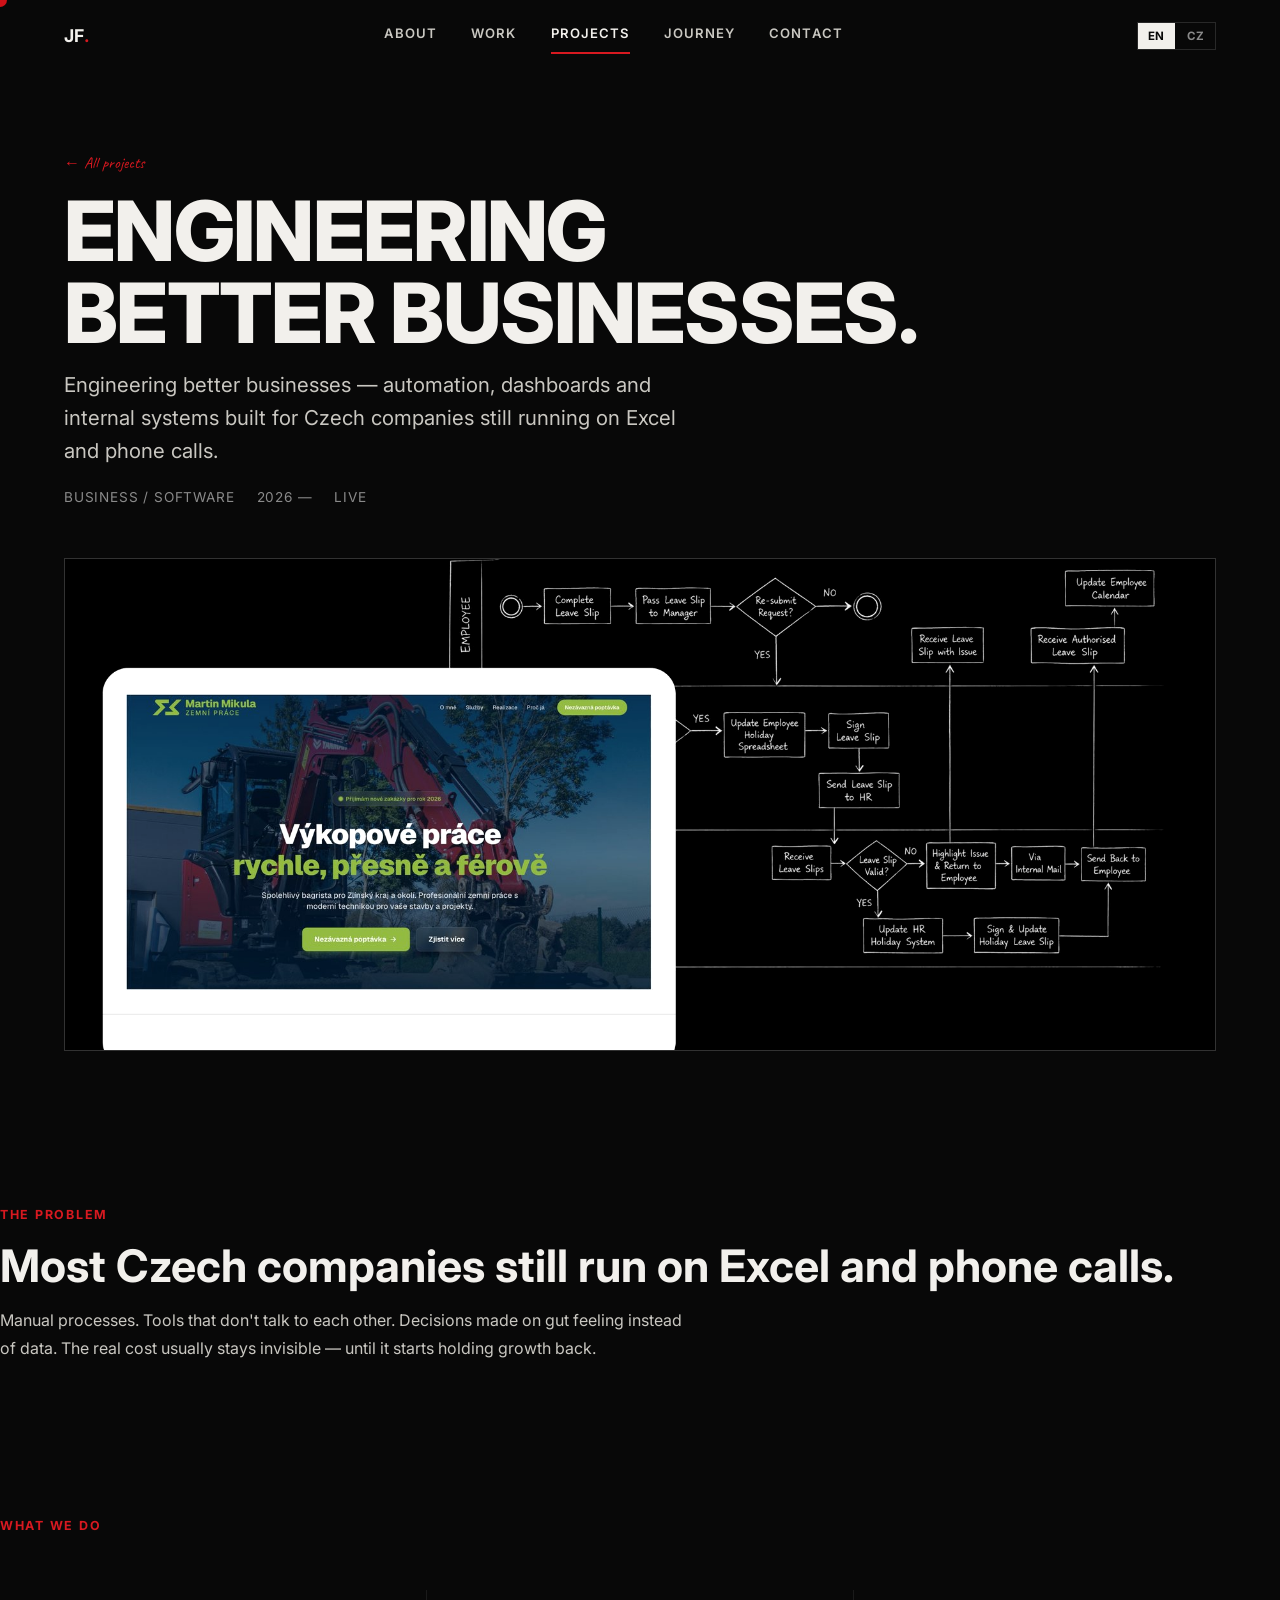
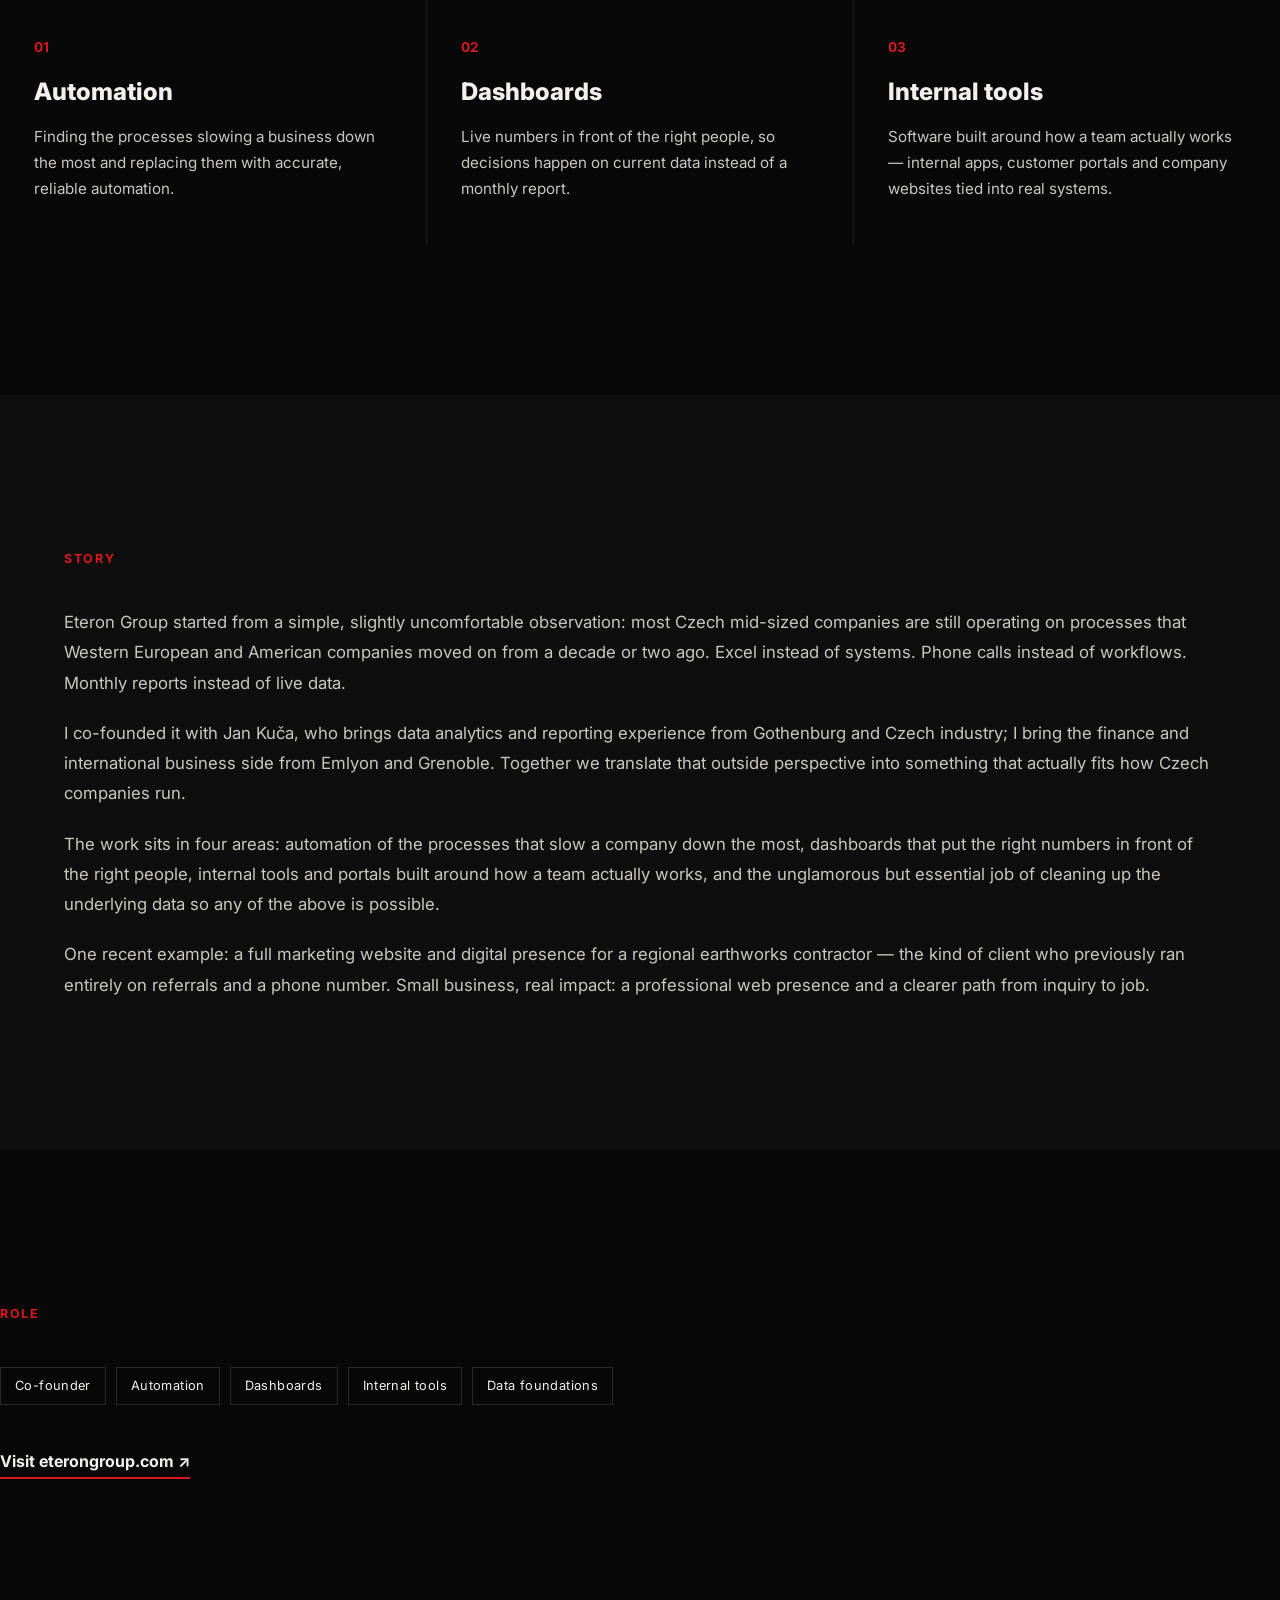
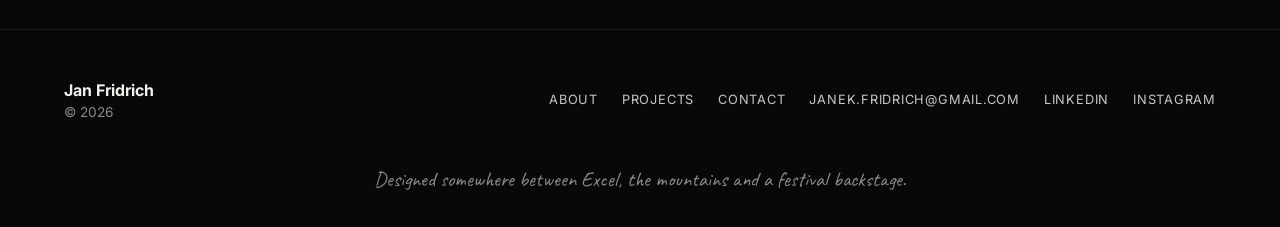
<file: projects/eteron-group.html>
<!DOCTYPE html>
<html lang="en">
<head>
<meta charset="UTF-8">
<meta name="viewport" content="width=device-width, initial-scale=1.0">
<title>Eteron Group — Jan Fridrich</title>
<meta name="description" content="Eteron Group — engineering better businesses. Automation, dashboards and internal systems for Czech companies. Co-founded by Jan Fridrich.">
<link rel="icon" href="data:,">
<link rel="preconnect" href="https://fonts.googleapis.com">
<link rel="preconnect" href="https://fonts.gstatic.com" crossorigin>
<link href="https://fonts.googleapis.com/css2?family=Inter:wght@400;500;600;700;800&family=Caveat:wght@600;700&display=swap" rel="stylesheet">
<link rel="stylesheet" href="../css/style.css">
</head>
<body>
<a class="skip-link" href="#main" data-i18n="skip">Skip to content</a>
<div id="site-header"></div>

<main id="main">
  <section class="container pdetail-hero">
    <a href="../projects.html" class="hand" style="font-size:1rem; text-decoration:none;" data-i18n="all_projects">← All projects</a>
    <h1 class="h-xl reveal" style="margin-top:16px;" data-i18n-html="eteron_hero_html">ENGINEERING<br>BETTER BUSINESSES.</h1>
    <p class="lede reveal reveal-delay-1" style="margin-top:16px;" id="pIntro"></p>
    <div class="pdetail-meta reveal reveal-delay-1" id="pMeta"></div>
    <div class="pdetail-media reveal reveal-delay-2">
      <img src="../assets/project-eteron.jpg" alt="Eteron Group client website project, shown on a monitor" style="width:100%;height:100%;object-fit:cover;filter:grayscale(.25) contrast(1.05);">
    </div>
  </section>

  <section class="section container" style="padding-bottom:0;">
    <span class="eyebrow reveal" data-i18n="eyebrow_problem">The problem</span>
    <h2 class="h-lg reveal" data-i18n="eteron_problem_heading">Most Czech companies still run on Excel and phone calls.</h2>
    <p class="body-text reveal reveal-delay-1" style="margin-top:16px; max-width:70ch;" data-i18n="eteron_problem_body">Manual processes. Tools that don't talk to each other. Decisions made on gut feeling instead of data. The real cost usually stays invisible — until it starts holding growth back.</p>
  </section>

  <section class="section container">
    <span class="eyebrow reveal" data-i18n="eyebrow_what_we_do">What we do</span>
    <div class="sides-grid" style="margin-top:36px;">
      <div class="side-card reveal">
        <span class="side-n">01</span>
        <h3 data-i18n="eteron_area1_title">Automation</h3>
        <p data-i18n="eteron_area1_body">Finding the processes slowing a business down the most and replacing them with accurate, reliable automation.</p>
      </div>
      <div class="side-card reveal reveal-delay-1">
        <span class="side-n">02</span>
        <h3 data-i18n="eteron_area2_title">Dashboards</h3>
        <p data-i18n="eteron_area2_body">Live numbers in front of the right people, so decisions happen on current data instead of a monthly report.</p>
      </div>
      <div class="side-card reveal reveal-delay-2">
        <span class="side-n">03</span>
        <h3 data-i18n="eteron_area3_title">Internal tools</h3>
        <p data-i18n="eteron_area3_body">Software built around how a team actually works — internal apps, customer portals and company websites tied into real systems.</p>
      </div>
    </div>
  </section>

  <section class="section section-alt">
    <div class="container">
      <span class="eyebrow reveal" data-i18n="eyebrow_story">Story</span>
      <div class="pdetail-story" id="pStory"></div>
    </div>
  </section>

  <section class="section container">
    <span class="eyebrow reveal" data-i18n="eyebrow_role">Role</span>
    <div class="resp-tags reveal" id="pResp"></div>
    <a class="pdetail-external reveal" id="pExternal" href="#" target="_blank" rel="noopener"></a>
  </section>

</main>

<div id="site-footer"></div>

<script src="../js/content.js"></script>
<script src="../js/i18n.js"></script>
<script>
  (function () {
    const p = SITE.projects["eteron-group"];
    document.getElementById("pIntro").textContent = p.intro;
    document.getElementById("pMeta").innerHTML = `<span>${p.category}</span><span>${p.year}</span><span>${p.status}</span>`;
    document.getElementById("pStory").innerHTML = p.story.map(s => `<p>${s}</p>`).join("");
    document.getElementById("pResp").innerHTML = p.responsibilities.map(r => `<span>${r}</span>`).join("");
    const ext = document.getElementById("pExternal");
    ext.textContent = p.externalLabel + " ↗";
    ext.href = p.externalUrl;
  })();
</script>
<script src="../js/main.js"></script>
</body>
</html>
</file>
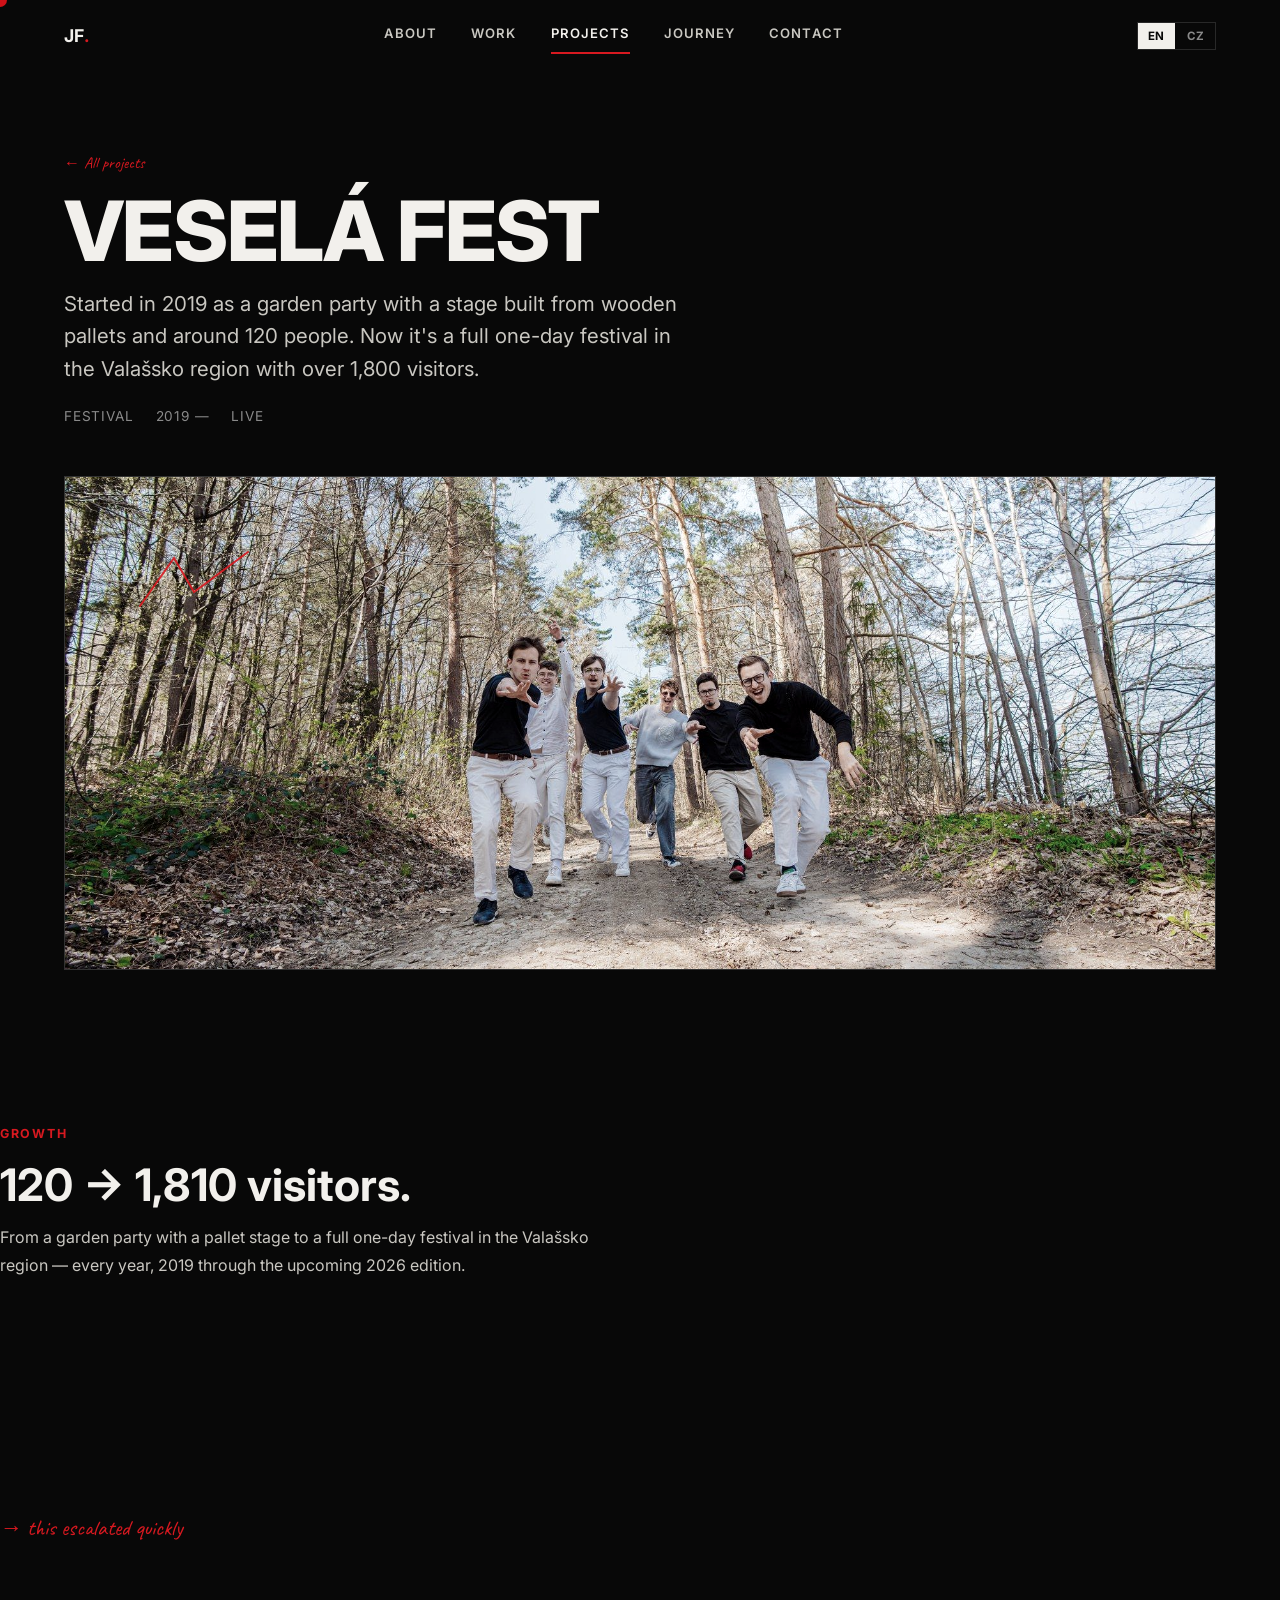
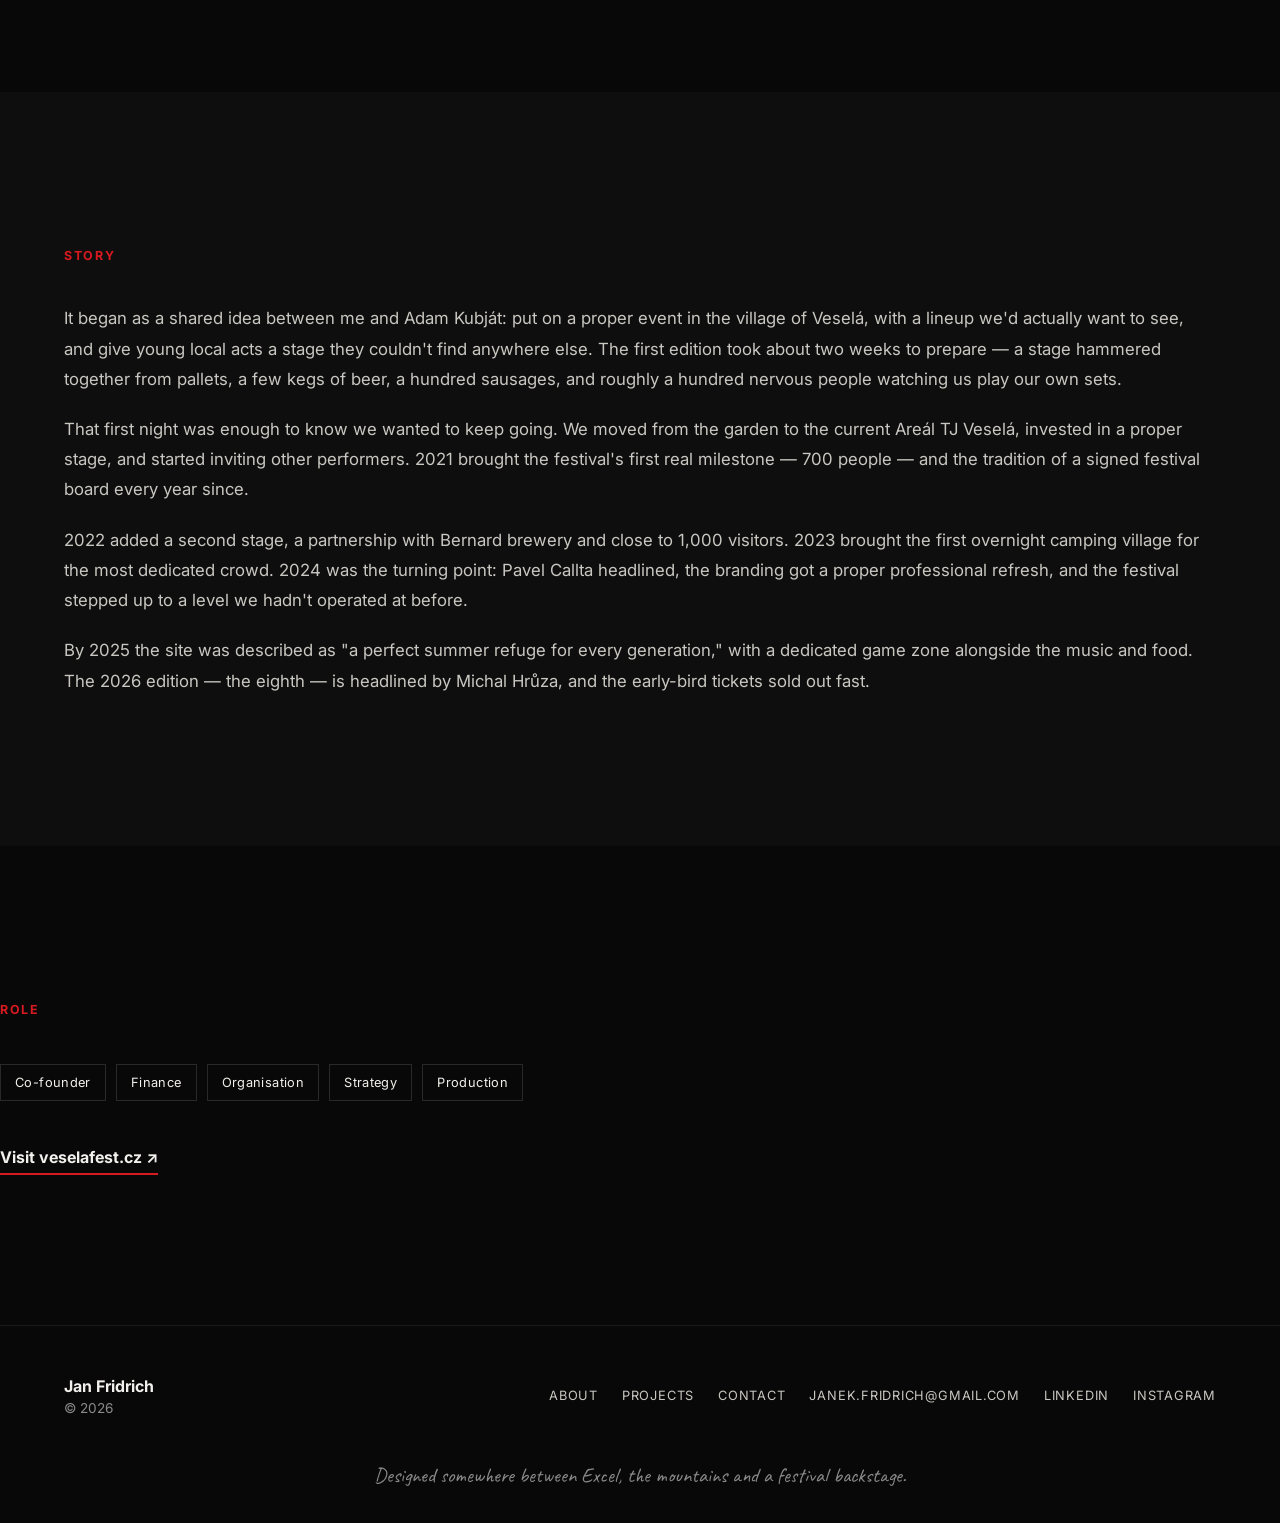
<file: projects/vesela-fest.html>
<!DOCTYPE html>
<html lang="en">
<head>
<meta charset="UTF-8">
<meta name="viewport" content="width=device-width, initial-scale=1.0">
<title>Veselá Fest — Jan Fridrich</title>
<meta name="description" content="Veselá Fest — from 120 visitors to a growing festival. Founded and run by Jan Fridrich.">
<link rel="icon" href="data:,">
<link rel="preconnect" href="https://fonts.googleapis.com">
<link rel="preconnect" href="https://fonts.gstatic.com" crossorigin>
<link href="https://fonts.googleapis.com/css2?family=Inter:wght@400;500;600;700;800&family=Caveat:wght@600;700&display=swap" rel="stylesheet">
<link rel="stylesheet" href="../css/style.css">
</head>
<body>
<a class="skip-link" href="#main" data-i18n="skip">Skip to content</a>
<div id="site-header"></div>

<main id="main">
  <section class="container pdetail-hero">
    <a href="../projects.html" class="hand" style="font-size:1rem; text-decoration:none;" data-i18n="all_projects">← All projects</a>
    <h1 class="h-xl reveal" style="margin-top:16px;" id="pTitle">VESELÁ FEST</h1>
    <p class="lede reveal reveal-delay-1" style="margin-top:16px;" id="pIntro"></p>
    <div class="pdetail-meta reveal reveal-delay-1" id="pMeta"></div>
    <div class="pdetail-media reveal reveal-delay-2">
      <img src="../assets/project-vesela-fest.jpg" alt="Veselá Fest founding crew" style="width:100%;height:100%;object-fit:cover;filter:grayscale(.35) contrast(1.05);">
      <svg class="sketch draw" style="top:14%; left:6%; width:120px; height:70px;" viewBox="0 0 120 70" aria-hidden="true">
        <path d="M6 60 L40 12 L60 46 L114 6"></path>
      </svg>
    </div>
  </section>

  <section class="section container">
    <span class="eyebrow reveal" data-i18n="eyebrow_growth">Growth</span>
    <h2 class="h-lg reveal" data-i18n="growth_heading">120 → 1,810 visitors.</h2>
    <p class="body-text reveal reveal-delay-1" style="margin-top:14px;" data-i18n="growth_body">From a garden party with a pallet stage to a full one-day festival in the Valašsko region — every year, 2019 through the upcoming 2026 edition.</p>
    <div class="growth-wrap reveal reveal-delay-1">
      <svg class="growth-svg" id="growthChart" aria-hidden="true"></svg>
    </div>
    <p class="hand" style="margin-top:10px;" data-i18n="escalated_quickly">→ this escalated quickly</p>
  </section>

  <section class="section section-alt">
    <div class="container">
      <span class="eyebrow reveal" data-i18n="eyebrow_story">Story</span>
      <div class="pdetail-story" id="pStory"></div>
    </div>
  </section>

  <section class="section container">
    <span class="eyebrow reveal" data-i18n="eyebrow_role">Role</span>
    <div class="resp-tags reveal" id="pResp"></div>
    <a class="pdetail-external reveal" id="pExternal" href="#" target="_blank" rel="noopener"></a>
  </section>

</main>

<div id="site-footer"></div>

<script src="../js/content.js"></script>
<script src="../js/i18n.js"></script>
<script>
  (function () {
    const p = SITE.projects["vesela-fest"];
    document.getElementById("pIntro").textContent = p.intro;
    document.getElementById("pMeta").innerHTML = `<span>${p.category}</span><span>${p.year}</span><span>${p.status}</span>`;
    document.getElementById("pStory").innerHTML = p.story.map(s => `<p>${s}</p>`).join("");
    document.getElementById("pResp").innerHTML = p.responsibilities.map(r => `<span>${r}</span>`).join("");
    const ext = document.getElementById("pExternal");
    ext.textContent = p.externalLabel + " ↗";
    ext.href = p.externalUrl;
  })();
</script>
<script src="../js/main.js"></script>
</body>
</html>
</file>
<file: css/style.css>
/* =========================================================================
   JAN FRIDRICH — PERSONAL SITE
   Editorial brutalism × sketchbook. Dark, quiet, red used sparingly.
   ========================================================================= */

/* ---- tokens ------------------------------------------------------------ */
:root{
  --bg: #080808;
  --bg-alt: #0e0e0e;
  --bg-raise: #131313;
  --text: #F2F0EC;
  --text-dim: #C9C7C1;
  --grey: #8A8A8A;
  --red: #D71920;
  --border: rgba(242,240,236,0.14);
  --border-soft: rgba(242,240,236,0.08);

  --font-display: "Inter", "Helvetica Neue", Arial, sans-serif;
  --font-hand: "Caveat", cursive;

  --container: 1400px;
  --gutter: clamp(20px, 5vw, 64px);
  --ease: cubic-bezier(.16,.8,.24,1);
}

/* ---- reset --------------------------------------------------------------*/
*,*::before,*::after{ box-sizing:border-box; }
html{ scroll-behavior:smooth; }
@media (prefers-reduced-motion: reduce){
  html{ scroll-behavior:auto; }
  *,*::before,*::after{ animation-duration:0.001ms !important; animation-iteration-count:1 !important; transition-duration:0.001ms !important; scroll-behavior:auto !important; }
}
body{
  margin:0;
  background:var(--bg);
  color:var(--text);
  font-family:var(--font-display);
  font-weight:400;
  line-height:1.5;
  -webkit-font-smoothing:antialiased;
  overflow-x:hidden;
}
img{ max-width:100%; display:block; }
a{ color:inherit; text-decoration:none; }
ul{ margin:0; padding:0; list-style:none; }
h1,h2,h3,h4,p{ margin:0; }
button{ font-family:inherit; background:none; border:none; color:inherit; cursor:pointer; }
::selection{ background:var(--red); color:var(--bg); }

.container{ max-width:var(--container); margin:0 auto; padding:0 var(--gutter); }
.hidden-mobile{ display:initial; }
@media (max-width:720px){ .hidden-mobile{ display:none !important; } }
.hidden-desktop{ display:none; }
@media (max-width:720px){ .hidden-desktop{ display:initial; } }

/* ---- focus / a11y -------------------------------------------------------*/
a:focus-visible, button:focus-visible, [tabindex]:focus-visible{
  outline:2px solid var(--red);
  outline-offset:4px;
}
.skip-link{
  position:absolute; left:0; top:-60px; background:var(--red); color:#fff;
  padding:10px 18px; z-index:1000; transition:top .2s var(--ease);
}
.skip-link:focus{ top:0; }

/* ---- custom cursor -------------------------------------------------------*/
.cursor{
  position:fixed; top:0; left:0; width:14px; height:14px; border-radius:50%;
  background:var(--red); pointer-events:none; z-index:9999;
  transform:translate(-50%,-50%);
  transition:width .25s var(--ease), height .25s var(--ease), background .25s var(--ease);
  mix-blend-mode:difference;
  display:none;
}
.cursor-label{
  position:fixed; top:0; left:0; z-index:9999; pointer-events:none;
  font-size:12px; letter-spacing:.08em; font-weight:600; color:var(--bg);
  background:var(--red); padding:6px 10px; border-radius:100px;
  transform:translate(-50%,-50%); opacity:0; transition:opacity .2s var(--ease);
  white-space:nowrap; display:none;
}
.has-custom-cursor, .has-custom-cursor *{ cursor:none !important; }
@media (hover:hover) and (pointer:fine){
  .has-custom-cursor .cursor, .has-custom-cursor .cursor-label{ display:block; }
}

/* ---- loader ---------------------------------------------------------------*/
.loader{
  position:fixed; inset:0; background:var(--bg); z-index:10000;
  display:flex; align-items:center; justify-content:center; flex-direction:column;
  transition:opacity .5s var(--ease), visibility .5s var(--ease);
}
.loader.is-hidden{ opacity:0; visibility:hidden; pointer-events:none; }
.loader-mark{ font-size:2rem; font-weight:700; letter-spacing:.02em; }
.loader-line{
  width:60px; height:3px; background:var(--red); margin-top:14px; transform:scaleX(0);
  transform-origin:left; animation:loaderDraw 0.9s var(--ease) forwards .15s;
}
@keyframes loaderDraw{ to{ transform:scaleX(1); } }

/* ---- header / nav ---------------------------------------------------------*/
.site-header{
  position:fixed; top:0; left:0; right:0; z-index:500;
  display:flex; align-items:center; justify-content:space-between;
  padding:22px var(--gutter);
  transition:transform .4s var(--ease), background .4s var(--ease), padding .3s var(--ease);
}
.site-header.is-scrolled{ background:rgba(8,8,8,0.86); backdrop-filter:blur(8px); padding-top:16px; padding-bottom:16px; border-bottom:1px solid var(--border-soft); }
.site-header.is-hidden{ transform:translateY(-110%); }

.logo{ font-weight:700; font-size:1.1rem; letter-spacing:.02em; }
.logo .dot{ color:var(--red); }

.nav-desktop{ display:flex; gap:34px; }
.nav-desktop a{
  font-size:.82rem; letter-spacing:.08em; font-weight:600; text-transform:uppercase;
  position:relative; padding-bottom:4px; color:var(--text-dim);
  transition:color .25s var(--ease);
}
.nav-desktop a:hover, .nav-desktop a.is-active{ color:var(--text); }
.nav-desktop a.is-active::after{
  content:""; position:absolute; left:0; right:0; bottom:-6px; height:2px; background:var(--red);
}
@media (max-width:900px){ .nav-desktop{ display:none; } }

.menu-toggle{
  display:none; flex-direction:column; gap:5px; width:28px; z-index:600;
}
.menu-toggle span{ height:2px; background:var(--text); width:100%; transition:transform .3s var(--ease), opacity .3s var(--ease); }
@media (max-width:900px){ .menu-toggle{ display:flex; } }
.menu-toggle.is-open span:nth-child(1){ transform:translateY(7px) rotate(45deg); }
.menu-toggle.is-open span:nth-child(2){ opacity:0; }
.menu-toggle.is-open span:nth-child(3){ transform:translateY(-7px) rotate(-45deg); }

/* ---- language toggle ------------------------------------------------------*/
.lang-toggle{ display:flex; align-items:center; gap:2px; border:1px solid var(--border); }
.lang-toggle button{
  padding:6px 10px; font-size:.72rem; font-weight:700; letter-spacing:.05em; color:var(--grey);
  transition:color .2s var(--ease), background .2s var(--ease);
}
.lang-toggle button.is-active{ color:var(--bg); background:var(--text); }
.lang-toggle button:not(.is-active):hover{ color:var(--text); }
.lang-toggle-mobile{ margin-top:34px; align-self:flex-start; }
@media (max-width:900px){ .lang-toggle:not(.lang-toggle-mobile){ display:none; } }

.nav-mobile{
  position:fixed; inset:0; background:var(--bg); z-index:400;
  display:flex; flex-direction:column; justify-content:center; padding:0 var(--gutter);
  transform:translateY(-100%); transition:transform .5s var(--ease);
}
.nav-mobile.is-open{ transform:translateY(0); }
.nav-mobile ul{ display:flex; flex-direction:column; gap:6px; }
.nav-mobile li{ display:flex; align-items:baseline; gap:16px; border-bottom:1px solid var(--border-soft); padding:14px 0; }
.nav-mobile .n{ color:var(--red); font-size:.9rem; font-weight:700; }
.nav-mobile a{ font-size:clamp(2rem,10vw,3.2rem); font-weight:700; letter-spacing:-0.01em; }

/* ---- footer -----------------------------------------------------------------*/
.site-footer{
  border-top:1px solid var(--border-soft); padding:48px var(--gutter) 32px;
  display:flex; flex-wrap:wrap; gap:24px; align-items:center; justify-content:space-between;
}
.site-footer .foot-name{ font-weight:700; }
.site-footer .foot-copy{ color:var(--grey); font-size:.85rem; }
.footer-links{ display:flex; gap:24px; flex-wrap:wrap; }
.footer-links a{ font-size:.8rem; letter-spacing:.06em; text-transform:uppercase; color:var(--text-dim); }
.footer-links a:hover{ color:var(--red); }
.footer-line{ width:100%; text-align:center; font-family:var(--font-hand); font-size:1.3rem; color:var(--grey); margin-top:18px; }

/* ---- layout helpers ------------------------------------------------------*/
.section{ padding:min(14vw,150px) 0; position:relative; }
.section-alt{ background:var(--bg-alt); }
.section-tight{ padding:min(8vw,90px) 0; }
.eyebrow{ font-size:.78rem; letter-spacing:.14em; text-transform:uppercase; color:var(--red); font-weight:700; margin-bottom:18px; display:inline-block; }
.h-huge{ font-size:clamp(3rem, 11vw, 9rem); font-weight:800; line-height:0.92; letter-spacing:-0.02em; }
.h-xl{ font-size:clamp(2.4rem, 7vw, 5.2rem); font-weight:800; line-height:0.98; letter-spacing:-0.02em; }
.h-lg{ font-size:clamp(1.8rem, 4vw, 2.8rem); font-weight:700; line-height:1.05; }
.h-md{ font-size:clamp(1.3rem,2.4vw,1.7rem); font-weight:700; }
.text-red{ color:var(--red); }
.text-grey{ color:var(--grey); }
.lede{ font-size:clamp(1.05rem,1.6vw,1.35rem); color:var(--text-dim); max-width:640px; line-height:1.6; }
.body-text{ font-size:1rem; color:var(--text-dim); max-width:60ch; line-height:1.75; }
.hand{ font-family:var(--font-hand); color:var(--red); font-size:1.4rem; line-height:1.2; }

/* ---- reveal on scroll -----------------------------------------------------*/
.reveal{ opacity:0; transform:translateY(28px); transition:opacity .9s var(--ease), transform .9s var(--ease); }
.reveal.is-visible{ opacity:1; transform:translateY(0); }
.reveal-delay-1{ transition-delay:.08s; }
.reveal-delay-2{ transition-delay:.16s; }
.reveal-delay-3{ transition-delay:.24s; }

/* ---- sketch elements (inline svg) ------------------------------------------*/
.sketch{ position:absolute; pointer-events:none; opacity:.9; }
.sketch path, .sketch circle, .sketch line{
  stroke:var(--red); fill:none; stroke-width:2; stroke-linecap:round;
}
.sketch.draw path, .sketch.draw circle, .sketch.draw line{
  stroke-dasharray:400; stroke-dashoffset:400; transition:stroke-dashoffset 1.4s var(--ease);
}
.reveal.is-visible .sketch.draw path,
.reveal.is-visible .sketch.draw circle,
.reveal.is-visible .sketch.draw line{ stroke-dashoffset:0; }

/* ---- scroll indicator (home hero) ------------------------------------------*/
.scroll-cue{
  position:absolute; bottom:36px; left:50%; transform:translateX(-50%);
  display:flex; flex-direction:column; align-items:center; gap:10px;
  font-size:.72rem; letter-spacing:.12em; text-transform:uppercase; color:var(--grey);
}
.scroll-cue .line{ width:1px; height:38px; background:linear-gradient(var(--grey), transparent); animation:scrollcue 2s infinite var(--ease); }
@keyframes scrollcue{ 0%{ transform:scaleY(0); transform-origin:top; } 50%{ transform:scaleY(1); transform-origin:top; } 51%{ transform-origin:bottom; } 100%{ transform:scaleY(0); transform-origin:bottom; } }

/* ---- hero (home) -------------------------------------------------------------*/
.hero{
  min-height:100svh; display:flex; flex-direction:column; justify-content:center;
  position:relative; padding-top:120px; padding-bottom:80px;
}
.hero-grid{ display:grid; grid-template-columns:1fr auto; align-items:center; gap:40px; }
@media (max-width:900px){ .hero-grid{ grid-template-columns:1fr; } }
.hero-name{ display:flex; flex-direction:column; gap:0; }
.hero-tags{ margin-top:28px; display:flex; flex-wrap:wrap; gap:10px 16px; }
.hero-tags span{ font-size:.8rem; letter-spacing:.1em; text-transform:uppercase; color:var(--grey); }
.hero-tags span:not(:last-child)::after{ content:"/"; margin-left:16px; color:var(--border); }
.hero-portrait{ position:relative; justify-self:end; align-self:flex-end; pointer-events:none; }
.hero-portrait::before{
  content:""; position:absolute; z-index:0;
  width:78%; height:62%; right:6%; bottom:6%;
  background:radial-gradient(ellipse at center, var(--red) 0%, var(--red) 55%, transparent 78%);
  filter:blur(6px); opacity:.85; border-radius:50%;
}
.hero-portrait img{
  position:relative; z-index:1;
  height:clamp(280px,42vw,560px); width:auto; display:block;
  filter:grayscale(1) contrast(1.05) drop-shadow(0 30px 60px rgba(0,0,0,.55));
  -webkit-mask-image:linear-gradient(to bottom, black 82%, transparent 100%);
  mask-image:linear-gradient(to bottom, black 82%, transparent 100%);
}
@media (max-width:900px){
  .hero-portrait{ justify-self:center; margin-top:20px; }
  .hero-portrait img{ height:clamp(220px,52vw,340px); }
}

/* ---- manifesto ----------------------------------------------------------------*/
.manifesto-stmt{ font-size:clamp(2.4rem,7.4vw,6rem); font-weight:800; line-height:1.02; letter-spacing:-0.02em; }
.manifesto-intro{ margin-top:40px; }

/* ---- logo wall (Industry & Business style showcase) ----------------------*/
.logo-wall{ display:flex; margin-top:56px; border-top:1px solid var(--border); }
@media (max-width:900px){ .logo-wall{ flex-direction:column; } }
.logo-wall-col{
  flex:1; padding:44px 30px; border-right:1px solid var(--border-soft);
  display:flex; flex-direction:column; gap:30px; align-items:center; text-align:center;
  min-height:190px;
}
.logo-wall-col:last-child{ border-right:none; }
@media (max-width:900px){
  .logo-wall-col{ border-right:none; border-bottom:1px solid var(--border-soft); min-height:0; padding:30px 20px; }
}
.logo-wall-label{ font-size:.8rem; color:var(--text-dim); letter-spacing:.02em; }
.logo-wall-logos{ display:flex; flex-direction:column; align-items:center; justify-content:center; gap:26px; flex:1; width:100%; }
.logo-wall-logos a, .logo-wall-logos span{ display:inline-flex; align-items:center; justify-content:center; }
.logo-wall-logos img{ height:34px; width:auto; max-width:170px; object-fit:contain; opacity:.92; transition:opacity .25s var(--ease), transform .25s var(--ease); }
.logo-wall-logos a:hover img{ opacity:1; transform:translateY(-2px); }
.logo-wall-col:nth-child(4) .logo-wall-logos{ flex-direction:row; flex-wrap:wrap; justify-content:center; gap:26px 32px; }
.logo-wall-col:nth-child(4) img{ height:28px; }
.logo-wall-col:nth-child(4) img[alt="Tatra Trucks"]{ height:52px; }
.logo-wall-col:nth-child(3) img{ height:76px; } /* John Freed circular badge needs more room */

/* ---- MY WORLD (circular project map, matches reference design) ---------------*/
.world-section-head{ display:flex; justify-content:space-between; align-items:flex-end; flex-wrap:wrap; gap:16px; }
.world-section-head .hand{ font-size:1.15rem; }

.project-map{ position:relative; max-width:1160px; margin:70px auto 0; min-height:560px; }
.project-map-lines{ position:absolute; inset:0; width:100%; height:100%; overflow:visible; pointer-events:none; }
.project-map-lines line{ stroke:#3a3a3a; stroke-width:1; vector-effect:non-scaling-stroke; transition:stroke .25s var(--ease), stroke-width .25s var(--ease); }
.project-map-lines line.is-hot{ stroke:var(--red); stroke-width:2; }

.map-person{ position:absolute; left:50%; top:0; transform:translateX(-50%); display:flex; flex-direction:column; align-items:center; z-index:2; text-align:center; }
.map-person-image{
  width:clamp(148px,14vw,205px); height:clamp(148px,14vw,205px); border-radius:50%;
  border:1px solid var(--red); padding:7px; background:var(--bg-alt); position:relative;
}
.map-person-image::after{
  content:""; position:absolute; top:6%; right:-2%; width:12px; height:12px; border-radius:50%; background:var(--red);
}
.map-person-image img{ width:100%; height:100%; display:block; border-radius:50%; object-fit:cover; object-position:center 20%; filter:grayscale(1) contrast(1.06); }
.map-person-name{ margin-top:18px; font-size:1.15rem; font-weight:800; letter-spacing:-0.01em; }
.map-person .eyebrow{ margin-top:6px; margin-bottom:0; }

.project-node-row{ position:absolute; left:0; right:0; bottom:0; display:flex; justify-content:space-between; gap:20px; }
.project-node{
  position:relative; display:flex; flex-direction:column; align-items:center; text-align:center;
  width:22%; color:var(--text); transition:color .25s var(--ease), transform .25s var(--ease); z-index:2;
}
.project-node:hover, .project-node.is-selected{ color:var(--red); transform:translateY(-8px); }
.project-node-circle{
  width:100%; aspect-ratio:1/1; max-width:166px; border-radius:50%; border:1px solid #555;
  display:flex; align-items:center; justify-content:center; padding:20%; background:#111;
  transition:border-color .25s var(--ease), background .25s var(--ease), transform .25s var(--ease);
}
.project-node:hover .project-node-circle, .project-node.is-selected .project-node-circle{ border-color:var(--red); background:#161616; transform:rotate(-3deg); }
.project-node-circle img{ width:100%; height:100%; object-fit:contain; filter:grayscale(1); opacity:.86; transition:filter .25s var(--ease), opacity .25s var(--ease); }
.project-node:hover .project-node-circle img, .project-node.is-selected .project-node-circle img{ filter:grayscale(0); opacity:1; }
/* Veselá Fest and Eteron Group marks read visually smaller than the others
   at the same padding, so give them a bit more breathing room to fill the circle */
.project-node[data-id="vesela-fest"] .project-node-circle{ padding:11%; }
.project-node[data-id="eteron"] .project-node-circle{ padding:13%; }
.project-node-text{ font-size:1.05rem; font-weight:800; letter-spacing:-0.02em; }
.project-node-label{ margin-top:16px; font-weight:800; font-size:.92rem; letter-spacing:-0.01em; }
.project-node-meta{ margin-top:4px; color:var(--grey); font-size:.7rem; letter-spacing:.06em; }

.project-map-desc{ text-align:center; margin-top:60px; color:var(--text-dim); font-size:1rem; min-height:26px; }

@media (max-width:900px){
  .project-map{ display:none; }
}

/* ---- mobile "MY WORLD" — vertical spine diagram ------------------------------*/
.project-map-mobile{ display:none; }
@media (max-width:900px){
  .project-map-mobile{ display:block; margin-top:54px; }

  .map-mobile-person{ display:flex; flex-direction:column; align-items:center; text-align:center; }
  .map-mobile-person .map-person-image{ width:132px; height:132px; }
  .map-mobile-person .map-person-name{ margin-top:16px; font-size:1.05rem; }

  .map-mobile-line-down{ width:1px; height:34px; background:var(--border); margin:0 auto; }

  .map-mobile-spine{ position:relative; margin-left:50%; border-left:1px solid var(--border); padding-bottom:4px; }
  .map-mobile-row{
    position:relative; display:flex; align-items:center; gap:14px;
    padding:16px 0 16px 28px; text-decoration:none; color:var(--text);
    transition:padding-left .25s var(--ease);
  }
  .map-mobile-row::before{ content:""; position:absolute; left:0; top:50%; width:28px; height:1px; background:var(--border); transition:background .25s var(--ease); }
  .map-mobile-row:active, .map-mobile-row:focus-visible{ padding-left:32px; }
  .map-mobile-row:active::before, .map-mobile-row:focus-visible::before{ background:var(--red); }

  .map-mobile-circle{
    flex:none; width:58px; height:58px; border-radius:50%; border:1px solid #555; background:#111;
    display:flex; align-items:center; justify-content:center; padding:10px;
  }
  .map-mobile-circle img{ width:100%; height:100%; object-fit:contain; }
  .map-mobile-circle .project-node-text{ font-size:8.5px; font-weight:700; text-align:center; }
  .map-mobile-info{ display:flex; flex-direction:column; }
  .map-mobile-label{ font-weight:800; font-size:.95rem; letter-spacing:-0.01em; }
  .map-mobile-meta{ color:var(--grey); font-size:.68rem; margin-top:3px; letter-spacing:.05em; }
}

/* ---- numbers -------------------------------------------------------------------*/
.numbers-grid{ display:grid; grid-template-columns:repeat(4,1fr); gap:40px; margin-top:60px; }
@media (max-width:900px){ .numbers-grid{ grid-template-columns:repeat(2,1fr); } }
.number-item{ border-top:1px solid var(--border); padding-top:18px; }
.number-value{ font-size:clamp(2.2rem,5vw,3.6rem); font-weight:800; letter-spacing:-0.02em; }
.number-label{ margin-top:8px; color:var(--grey); font-size:.85rem; }
.number-note{ font-family:var(--font-hand); color:var(--red); font-size:1.1rem; margin-top:4px; }

/* ---- selected projects (home) ---------------------------------------------------*/
.proj-row{
  display:flex; align-items:baseline; justify-content:space-between; gap:24px;
  padding:44px 0; border-top:1px solid var(--border); position:relative;
  transition:padding-left .4s var(--ease);
}
.proj-row:last-child{ border-bottom:1px solid var(--border); }
.proj-row .proj-n{ font-size:.85rem; color:var(--grey); font-weight:700; min-width:34px; }
.proj-row .proj-title{ font-size:clamp(1.8rem,5.4vw,3.6rem); font-weight:800; letter-spacing:-0.01em; flex:1; }
.proj-row .proj-tag{ color:var(--grey); font-size:.85rem; text-align:right; min-width:150px; }
.proj-row .proj-view{ position:absolute; right:0; top:50%; transform:translateY(-50%) translateX(12px); opacity:0; color:var(--red); font-weight:700; font-size:.85rem; transition:opacity .3s var(--ease), transform .3s var(--ease); }
.proj-row:hover{ padding-left:14px; }
.proj-row:hover .proj-title{ color:var(--red); }
.proj-row:hover .proj-view{ opacity:1; transform:translateY(-50%) translateX(0); }
@media (max-width:720px){ .proj-row .proj-tag{ display:none; } }

/* ---- home closing ----------------------------------------------------------------*/
.closing-links{ display:flex; flex-wrap:wrap; gap:16px 40px; margin-top:36px; }
.closing-links a{ font-size:1rem; font-weight:700; letter-spacing:.02em; border-bottom:2px solid transparent; padding-bottom:4px; transition:border-color .25s var(--ease), color .25s var(--ease); }
.closing-links a:hover{ border-color:var(--red); color:var(--red); }

/* ---- about page ---------------------------------------------------------------------*/
.about-hero{ padding-top:150px; display:grid; grid-template-columns:1.1fr .9fr; gap:60px; align-items:end; }
@media (max-width:900px){ .about-hero{ grid-template-columns:1fr; } }
.portrait{ position:relative; aspect-ratio:4/5; background:var(--bg-raise); border:1px solid var(--border); overflow:hidden; }
.portrait::after{ content:"JF"; position:absolute; inset:0; display:flex; align-items:center; justify-content:center; font-size:5rem; font-weight:800; color:var(--border); }
.portrait.has-photo{ max-width:420px; margin-left:auto; background:radial-gradient(ellipse 70% 45% at 50% 72%, rgba(215,25,32,.85) 0%, rgba(215,25,32,.35) 45%, transparent 75%), var(--bg-raise); display:flex; align-items:flex-end; justify-content:center; }
.portrait.has-photo::after{ content:none; }
.portrait.has-photo img{ height:94%; width:auto; display:block; filter:grayscale(1) contrast(1.05) drop-shadow(0 30px 60px rgba(0,0,0,.55)); }

.inno-grid{ display:grid; grid-template-columns:repeat(4,1fr); gap:1px; background:var(--border-soft); margin-top:56px; }
@media (max-width:1000px){ .inno-grid{ grid-template-columns:repeat(2,1fr); } }
@media (max-width:600px){ .inno-grid{ grid-template-columns:1fr; } }
.inno-card{ background:var(--bg); padding:34px 28px; display:flex; flex-direction:column; gap:12px; border-top:2px solid transparent; transition:border-color .3s var(--ease), background .3s var(--ease); }
.inno-card:hover{ border-color:var(--red); background:var(--bg-raise); }
.inno-card h3{ font-size:1.35rem; font-weight:800; }
.inno-card p{ color:var(--text-dim); font-size:.95rem; line-height:1.65; margin:0; }
.inno-more{ margin-top:auto; padding-top:8px; color:var(--red); font-weight:700; font-size:.85rem; }

/* innovation line (Alufen) */
.inno-line{ list-style:none; margin:64px 0 0; padding:0; display:grid; grid-template-columns:repeat(5,1fr); gap:24px; position:relative; }
.inno-line::before{ content:""; position:absolute; left:0; right:0; top:21px; height:2px; background:linear-gradient(90deg, var(--border) 0%, var(--red) 100%); }
.inno-line::after{ content:""; position:absolute; right:-4px; top:15px; border:7px solid transparent; border-left:10px solid var(--red); }
.inno-step{ position:relative; padding-top:62px; }
.inno-n{ position:absolute; top:0; left:0; width:44px; height:44px; border-radius:50%; background:var(--bg); border:2px solid var(--text-dim); display:flex; align-items:center; justify-content:center; font-weight:800; font-size:.85rem; }
.inno-step.is-final .inno-n{ background:var(--red); border-color:var(--red); color:#fff; box-shadow:0 0 0 6px rgba(215,25,32,.2); }
.inno-step h3{ font-size:1.1rem; font-weight:800; line-height:1.25; }
.inno-step.is-final h3{ color:var(--red); }
.inno-step p{ margin-top:10px; color:var(--text-dim); font-size:.92rem; line-height:1.6; }
@media (max-width:900px){
  .inno-line{ grid-template-columns:1fr; gap:0; padding-left:64px; }
  .inno-line::before{ left:21px; right:auto; top:0; bottom:0; width:2px; height:auto; background:linear-gradient(180deg, var(--border) 0%, var(--red) 100%); }
  .inno-line::after{ display:none; }
  .inno-step{ padding:4px 0 34px; }
  .inno-n{ left:-64px; }
}

.portrait-note{ font-family:var(--font-hand); color:var(--red); font-size:1.3rem; margin-top:14px; }

.sides-grid{ display:grid; grid-template-columns:repeat(3,1fr); gap:1px; background:var(--border-soft); margin-top:60px; }
@media (max-width:900px){ .sides-grid{ grid-template-columns:1fr; } }
.side-card{ background:var(--bg); padding:44px 34px; }
.side-card .side-n{ color:var(--red); font-weight:700; font-size:.85rem; }
.side-card h3{ margin-top:16px; font-size:1.5rem; font-weight:800; }
.side-card p{ margin-top:14px; color:var(--text-dim); font-size:.95rem; line-height:1.7; }

.currently-list{ margin-top:44px; }
.currently-row{ display:grid; grid-template-columns:160px 1fr; gap:20px; padding:18px 0; border-top:1px solid var(--border-soft); align-items:baseline; }
.currently-row:last-child{ border-bottom:1px solid var(--border-soft); }
.currently-row .label{ color:var(--red); font-weight:700; letter-spacing:.06em; font-size:.85rem; text-transform:uppercase; }
.currently-row .value{ font-size:1.15rem; font-weight:600; }

/* ---- work page -----------------------------------------------------------------------*/
.work-hero{ padding-top:150px; padding-bottom:20px; }
.work-hero .lede{ max-width:760px; }

.timeline-item{
  border-top:1px solid var(--border); padding:56px 0; cursor:pointer; position:relative;
  transition:padding-left .4s var(--ease);
}
.timeline-item:last-child{ border-bottom:1px solid var(--border); }
.timeline-item:hover{ padding-left:14px; }
.timeline-item.has-sketch{ overflow:visible; }

.timeline-head{ display:flex; justify-content:space-between; align-items:flex-start; gap:20px; position:relative; z-index:2; }
.timeline-head-main{ display:flex; align-items:center; gap:20px; }
.timeline-logo{
  flex:none; width:92px; height:92px; border:1px solid var(--border); background:var(--bg-alt);
  display:flex; align-items:center; justify-content:center; padding:14px;
}
.timeline-logo img{ width:100%; height:100%; object-fit:contain; }
@media (max-width:600px){ .timeline-logo{ width:60px; height:60px; padding:9px; } }
.timeline-head h3{ font-size:clamp(2.1rem,5.2vw,4.4rem); font-weight:800; letter-spacing:-0.02em; line-height:0.98; }
.timeline-head .period{ color:var(--grey); font-size:.85rem; white-space:nowrap; padding-top:10px; }
.timeline-role{ color:var(--red); font-size:.9rem; letter-spacing:.05em; text-transform:uppercase; margin-top:10px; font-weight:700; }
.timeline-body{ max-height:0; overflow:hidden; transition:max-height .5s var(--ease); position:relative; z-index:2; }
.timeline-item.is-open .timeline-body{ max-height:640px; }
.timeline-body-inner{ padding-top:26px; display:grid; grid-template-columns:1.1fr .9fr; gap:36px; align-items:start; }
@media (max-width:720px){ .timeline-body-inner{ grid-template-columns:1fr; } }
.timeline-body-inner .body-text{ font-size:1.05rem; }
.focus-tags{ display:flex; flex-wrap:wrap; gap:10px; align-content:flex-start; }
.focus-tags span{ border:1px solid var(--border); padding:8px 14px; font-size:.8rem; color:var(--text-dim); }
.intern-badge{ display:inline-block; vertical-align:1px; background:var(--red); color:#fff; font-size:.72rem; letter-spacing:.12em; padding:3px 9px 2px; margin-right:12px; font-weight:800; }
.timeline-plus{ font-size:1.8rem; color:var(--red); transition:transform .3s var(--ease); padding-top:6px; }
.timeline-item.is-open .timeline-plus{ transform:rotate(45deg); }

/* hand-drawn technical sketches shown inside the expanded content, next to
   the description — never overlapping the heading or the +/- toggle */
.timeline-sketch-wrap{
  display:flex; align-items:center; justify-content:center; min-height:140px;
  border:1px solid var(--border-soft); background:var(--bg-alt); padding:18px;
}
.timeline-sketch{
  width:100%; max-width:360px; opacity:.95; mix-blend-mode:screen;
  filter:drop-shadow(0 0 18px rgba(0,0,0,.5));
}
.timeline-item[data-company="tatra-trucks"] .timeline-sketch{ transform:rotate(-2deg); }
.timeline-item[data-company="schott-termofrost"] .timeline-sketch{ max-width:220px; transform:rotate(1.5deg); }
.timeline-item[data-company="eteron-group"] .timeline-body-inner{ grid-template-columns:1fr; }
.timeline-item[data-company="eteron-group"] .timeline-sketch{ max-width:520px; transform:none; }
.timeline-item[data-company="eteron-group"] .timeline-sketch-wrap{ margin-top:24px; }
.timeline-item[data-company="eteron-group"].is-open .timeline-body{ max-height:900px; }
@media (max-width:720px){
  .timeline-sketch-wrap{ margin-top:22px; min-height:auto; }
}

.cv-block{ margin-top:80px; padding:44px; border:1px solid var(--border); display:flex; flex-wrap:wrap; align-items:center; justify-content:space-between; gap:20px; }
.cv-block .hand{ font-size:1.1rem; }
.cv-btn{ font-weight:700; border-bottom:2px solid var(--red); padding-bottom:4px; }

/* ---- projects page --------------------------------------------------------------------*/
.projects-hero{ padding-top:150px; }
.project-block{ border-top:1px solid var(--border); padding:min(12vw,130px) 0; position:relative; display:block; }
.project-block:last-child{ border-bottom:1px solid var(--border); }
.project-media{
  aspect-ratio:16/9; background:var(--bg-raise); border:1px solid var(--border); position:relative;
  overflow:hidden; margin-top:46px; transition:transform .6s var(--ease);
}
.project-media img{ width:100%; height:100%; object-fit:cover; display:block; filter:grayscale(.5) contrast(1.05); transition:filter .5s var(--ease), transform .6s var(--ease); }
.project-block:hover .project-media{ transform:scale(1.012); }
.project-block:hover .project-media img{ filter:grayscale(0) contrast(1.05); transform:scale(1.03); }
.project-media .media-label{ position:absolute; inset:0; display:flex; align-items:center; justify-content:center; font-size:clamp(2rem,6vw,4rem); font-weight:800; color:var(--border); letter-spacing:-0.02em; text-align:center; padding:20px;}
.project-meta-row{ display:flex; justify-content:space-between; align-items:baseline; flex-wrap:wrap; gap:12px; }
.project-status{ font-size:.72rem; letter-spacing:.1em; text-transform:uppercase; color:var(--red); border:1px solid var(--red); padding:4px 10px; }
.project-cat{ color:var(--grey); font-size:.85rem; }

/* ---- project detail --------------------------------------------------------------------*/
.pdetail-hero{ padding-top:150px; }
.pdetail-meta{ display:flex; flex-wrap:wrap; gap:10px 22px; margin-top:20px; color:var(--grey); font-size:.85rem; text-transform:uppercase; letter-spacing:.06em; }
.pdetail-media{ aspect-ratio:21/9; background:var(--bg-raise); border:1px solid var(--border); margin-top:50px; position:relative; overflow:hidden; }
.pdetail-media .media-label{ position:absolute; inset:0; display:flex; align-items:center; justify-content:center; font-size:clamp(2.4rem,7vw,5rem); font-weight:800; color:var(--border); }
.pdetail-story p{ margin-top:20px; color:var(--text-dim); line-height:1.8; font-size:1.05rem; }
.resp-tags{ display:flex; flex-wrap:wrap; gap:10px; margin-top:26px; }
.resp-tags span{ border:1px solid var(--border); padding:8px 14px; font-size:.8rem; letter-spacing:.03em; }
.pdetail-external{ margin-top:44px; display:inline-block; font-weight:700; border-bottom:2px solid var(--red); padding-bottom:4px; }

/* growth chart */
.growth-wrap{ margin-top:70px; }
.growth-svg{ width:100%; height:auto; overflow:visible; }
.growth-line{ fill:none; stroke:var(--red); stroke-width:2.5; stroke-dasharray:1400; stroke-dashoffset:1400; transition:stroke-dashoffset 1.6s var(--ease); }
.reveal.is-visible .growth-line{ stroke-dashoffset:0; }
.growth-dot{ fill:var(--bg); stroke:var(--red); stroke-width:2; }
.growth-label{ fill:var(--text-dim); font-size:11px; }
.growth-value{ fill:var(--text); font-size:13px; font-weight:700; }

/* ---- journey page -----------------------------------------------------------------------*/
.journey-hero{ padding-top:150px; }
.edu-row{ display:grid; grid-template-columns:1fr 1fr; gap:24px; padding:30px 0; border-top:1px solid var(--border); align-items:baseline; }
.edu-row:last-child{ border-bottom:1px solid var(--border); }
@media (max-width:720px){ .edu-row{ grid-template-columns:1fr; gap:8px; } }
.edu-row h3{ font-size:1.4rem; font-weight:800; }
.edu-row .program{ color:var(--red); font-size:.85rem; margin-top:6px; font-weight:700; text-transform:uppercase; letter-spacing:.04em; }
.edu-row .place{ color:var(--grey); font-size:.9rem; text-align:right; }
@media (max-width:720px){ .edu-row .place{ text-align:left; } }

/* ---- journey: animated route map (js/journey.js) ------------------------------------------*/
.jsection{ padding:clamp(40px,7vw,90px) 0 clamp(60px,9vw,120px); border-top:1px solid var(--border-soft); }
.jwrap{ margin-top:clamp(28px,5vw,56px); }
.jmap{ --s:1; position:relative; aspect-ratio:16/10; background:radial-gradient(120% 120% at 35% 40%, #101010 0%, #000 70%); border:1px solid var(--border); overflow:hidden; }
@media (max-width:720px){ .jmap{ aspect-ratio:4/5; } }
.jmap-svg{ position:absolute; inset:0; width:100%; height:100%; display:block; }

.jm-land path{ fill:rgba(242,240,236,.17); stroke:rgba(242,240,236,.85); stroke-width:1px; stroke-linejoin:round; vector-effect:non-scaling-stroke; }
.jm-cz{ fill:rgba(242,240,236,.17); stroke:rgba(242,240,236,.95); stroke-width:1.2px; stroke-linejoin:round; vector-effect:non-scaling-stroke; transition:fill 1.2s var(--ease); }
.jmap.is-cz .jm-cz{ fill:var(--red); }

.jm-seg{ fill:none; stroke:#fff; stroke-width:calc(2.2px * var(--s)); stroke-dasharray:1 1; stroke-dashoffset:1; filter:drop-shadow(0 0 5px rgba(255,255,255,.55)); }

.jm-marker circle{ transform-box:fill-box; transform-origin:center; }
.jm-dot-s{ fill:#fff; stroke:#050505; stroke-width:2px; transform:scale(0); transition:transform .55s cubic-bezier(.3,1.7,.5,1); }
.jm-marker.is-school .jm-dot-s{ transform:scale(1); }
.jm-pulse-s{ fill:none; stroke:#fff; stroke-width:1.5px; opacity:0; }
.jm-marker.is-school .jm-pulse-s{ animation:jmPulse 2.8s ease-out infinite; }
@keyframes jmPulse{ 0%{ transform:scale(.7); opacity:.7; } 100%{ transform:scale(2); opacity:0; } }

.jm-label{ opacity:0; transition:opacity .45s var(--ease); pointer-events:none; }
.jm-label.is-show{ opacity:1; }
.jm-label text{ font:700 13px var(--font-display); fill:var(--text); paint-order:stroke; stroke:#000; stroke-width:4px; stroke-linejoin:round; letter-spacing:.01em; }
.jm-label .jm-t-city{ font-size:17px; font-weight:800; letter-spacing:-.005em; }
.jm-label .jm-t-sub{ font-size:11px; font-weight:700; fill:var(--text-dim); letter-spacing:.08em; stroke-width:3px; }
.jm-leader{ stroke:rgba(255,255,255,.55); stroke-width:1px; }
.jm-t-num{ display:none; }
.jmap.is-narrow .jm-t-full, .jmap.is-narrow .jm-leader{ display:none; }
.jmap.is-narrow .jm-t-num{ display:block; font-size:12px; }

.jm-czlabel{ opacity:0; transition:opacity .6s var(--ease); pointer-events:none; }
.jm-czlabel.is-show{ opacity:1; }
.jm-czlabel text{ font:700 11px var(--font-display); letter-spacing:.2em; fill:var(--red); paint-order:stroke; stroke:#000; stroke-width:3px; }

.jm-trav{ opacity:0; transition:opacity .3s; pointer-events:none; }
.jmap.is-travelling .jm-trav{ opacity:1; }
.jm-trav-glow{ fill:rgba(255,255,255,.22); }
.jm-trav-dot{ fill:#fff; }

.jmap-controls{ position:absolute; left:14px; right:14px; bottom:14px; display:flex; flex-wrap:wrap; gap:8px; align-items:center; z-index:2; }
.jbtn{ padding:8px 14px; font-size:.72rem; font-weight:700; letter-spacing:.1em; text-transform:uppercase; border:1px solid var(--border); background:rgba(8,8,8,.72); backdrop-filter:blur(6px); -webkit-backdrop-filter:blur(6px); color:var(--text); transition:border-color .2s, color .2s; }
.jbtn:hover, .jbtn:focus-visible{ border-color:var(--red); color:#fff; outline:none; }
.jbtn-replay{ margin-left:auto; display:inline-flex; gap:8px; }
.jbtn-replay[hidden]{ display:none; }

.jsteps{ display:grid; grid-template-columns:repeat(3,1fr); margin:clamp(24px,4vw,40px) 0 0; padding:0; list-style:none; }
.jstep-li{ position:relative; }
.jstep-li::before{ content:""; position:absolute; left:0; right:0; top:39px; height:1px; background:var(--border); transition:background .6s var(--ease); }
.jstep-li:last-child::before{ right:auto; width:17px; }
.jstep-li:has(+ .jstep-li .jstep.is-reached)::before{ background:#fff; }
.jstep{ display:block; width:100%; text-align:left; padding:22px 28px 8px 0; position:relative; }
.jstep-n{ position:relative; z-index:1; display:inline-grid; place-items:center; width:34px; height:34px; border-radius:50%; border:1.5px solid var(--border); background:var(--bg); font-weight:800; font-size:.85rem; color:var(--grey); transition:background .4s var(--ease), color .4s var(--ease), border-color .4s var(--ease), box-shadow .4s var(--ease); }
.jstep-txt{ display:block; margin-top:16px; transition:opacity .5s var(--ease); }
.jstep-txt strong{ display:block; font-size:1.05rem; font-weight:800; letter-spacing:-0.01em; line-height:1.25; }
.jstep-txt small{ display:block; color:var(--grey); margin-top:5px; font-size:.82rem; }
.jstep-txt .jstep-kind{ margin-top:2px; }
.jbadges{ display:flex; flex-wrap:wrap; gap:8px; margin-top:12px; }
.jbadge{ display:inline-flex; align-items:center; gap:7px; padding:5px 11px 5px 8px; border:1px solid var(--border); border-radius:999px; font-size:.72rem; letter-spacing:.02em; color:var(--text-dim); white-space:nowrap; }
.jbadge svg{ width:15px; height:15px; flex:none; fill:none; stroke:var(--red); stroke-width:1.5; stroke-linecap:round; stroke-linejoin:round; }
.jstep:not(.is-reached) .jstep-txt{ opacity:.4; }
.jstep.is-reached .jstep-n{ background:#fff; border-color:#fff; color:#000; }
.jstep.is-current .jstep-n{ background:var(--red); border-color:var(--red); color:#fff; box-shadow:0 0 0 5px rgba(215,25,32,.3); }
.jstep:hover .jstep-n, .jstep:focus-visible .jstep-n{ border-color:var(--red); }
.jstep:focus-visible{ outline:none; }
@media (max-width:720px){
  .jsteps{ grid-template-columns:1fr; }
  .jstep{ display:grid; grid-template-columns:34px 1fr; gap:16px; padding:14px 0; }
  .jstep-txt{ margin-top:3px; }
  .jstep-li::before{ left:17px; right:auto; top:48px; bottom:-14px; width:1px; height:auto; }
  .jstep-li:last-child::before{ display:none; }
}


.vtimeline{ margin-top:70px; position:relative; padding-left:36px; }
.vtimeline::before{ content:""; position:absolute; left:6px; top:6px; bottom:6px; width:1px; background:var(--border); }
.vtimeline-item{ position:relative; padding-bottom:44px; }
.vtimeline-item:last-child{ padding-bottom:0; }
.vtimeline-item::before{ content:""; position:absolute; left:-36px; top:4px; width:11px; height:11px; border-radius:50%; background:var(--bg); border:2px solid var(--red); }
.vtimeline-item .year{ color:var(--red); font-weight:700; font-size:.9rem; }
.vtimeline-item h4{ font-size:1.3rem; font-weight:800; margin-top:6px; }
.vtimeline-item .note{ font-family:var(--font-hand); color:var(--grey); font-size:1.05rem; margin-top:4px; }

/* ---- contact page ------------------------------------------------------------------------*/
.contact-page{ min-height:100svh; display:flex; flex-direction:column; justify-content:center; padding-top:130px; padding-bottom:80px; }
.contact-links{ margin-top:50px; display:flex; flex-direction:column; gap:0; }
.contact-links a{ display:flex; justify-content:space-between; align-items:center; padding:26px 0; border-top:1px solid var(--border); font-size:clamp(1.4rem,3.6vw,2.2rem); font-weight:700; transition:padding-left .3s var(--ease), color .3s var(--ease); }
.contact-links a:last-child{ border-bottom:1px solid var(--border); }
.contact-links a:hover{ padding-left:14px; color:var(--red); }
.contact-links .go{ color:var(--red); font-size:1.2rem; }
.contact-item{ display:flex; flex-direction:column; gap:6px; min-width:0; }
.contact-item small{ color:var(--red); font-size:.78rem; letter-spacing:.12em; text-transform:uppercase; font-weight:700; }
.contact-value{ overflow-wrap:anywhere; }
@media (max-width:600px){ .contact-links a{ flex-direction:column; align-items:flex-start; gap:10px; } .contact-links .go{ font-size:1rem; } }
.contact-note{ margin-top:30px; color:var(--grey); max-width:440px; }

/* ---- 404 -----------------------------------------------------------------------------------*/
.error-page{ min-height:100svh; display:flex; flex-direction:column; align-items:flex-start; justify-content:center; padding-top:130px; }
.error-back{ margin-top:40px; font-weight:700; border-bottom:2px solid var(--red); padding-bottom:4px; }

/* ---- misc utility ---------------------------------------------------------------------------*/
.mt-xxl{ margin-top:min(10vw,110px); }
.divider{ border-top:1px solid var(--border); margin:min(10vw,100px) 0 0; }
.underline-red{ position:relative; white-space:nowrap; }
</file>
